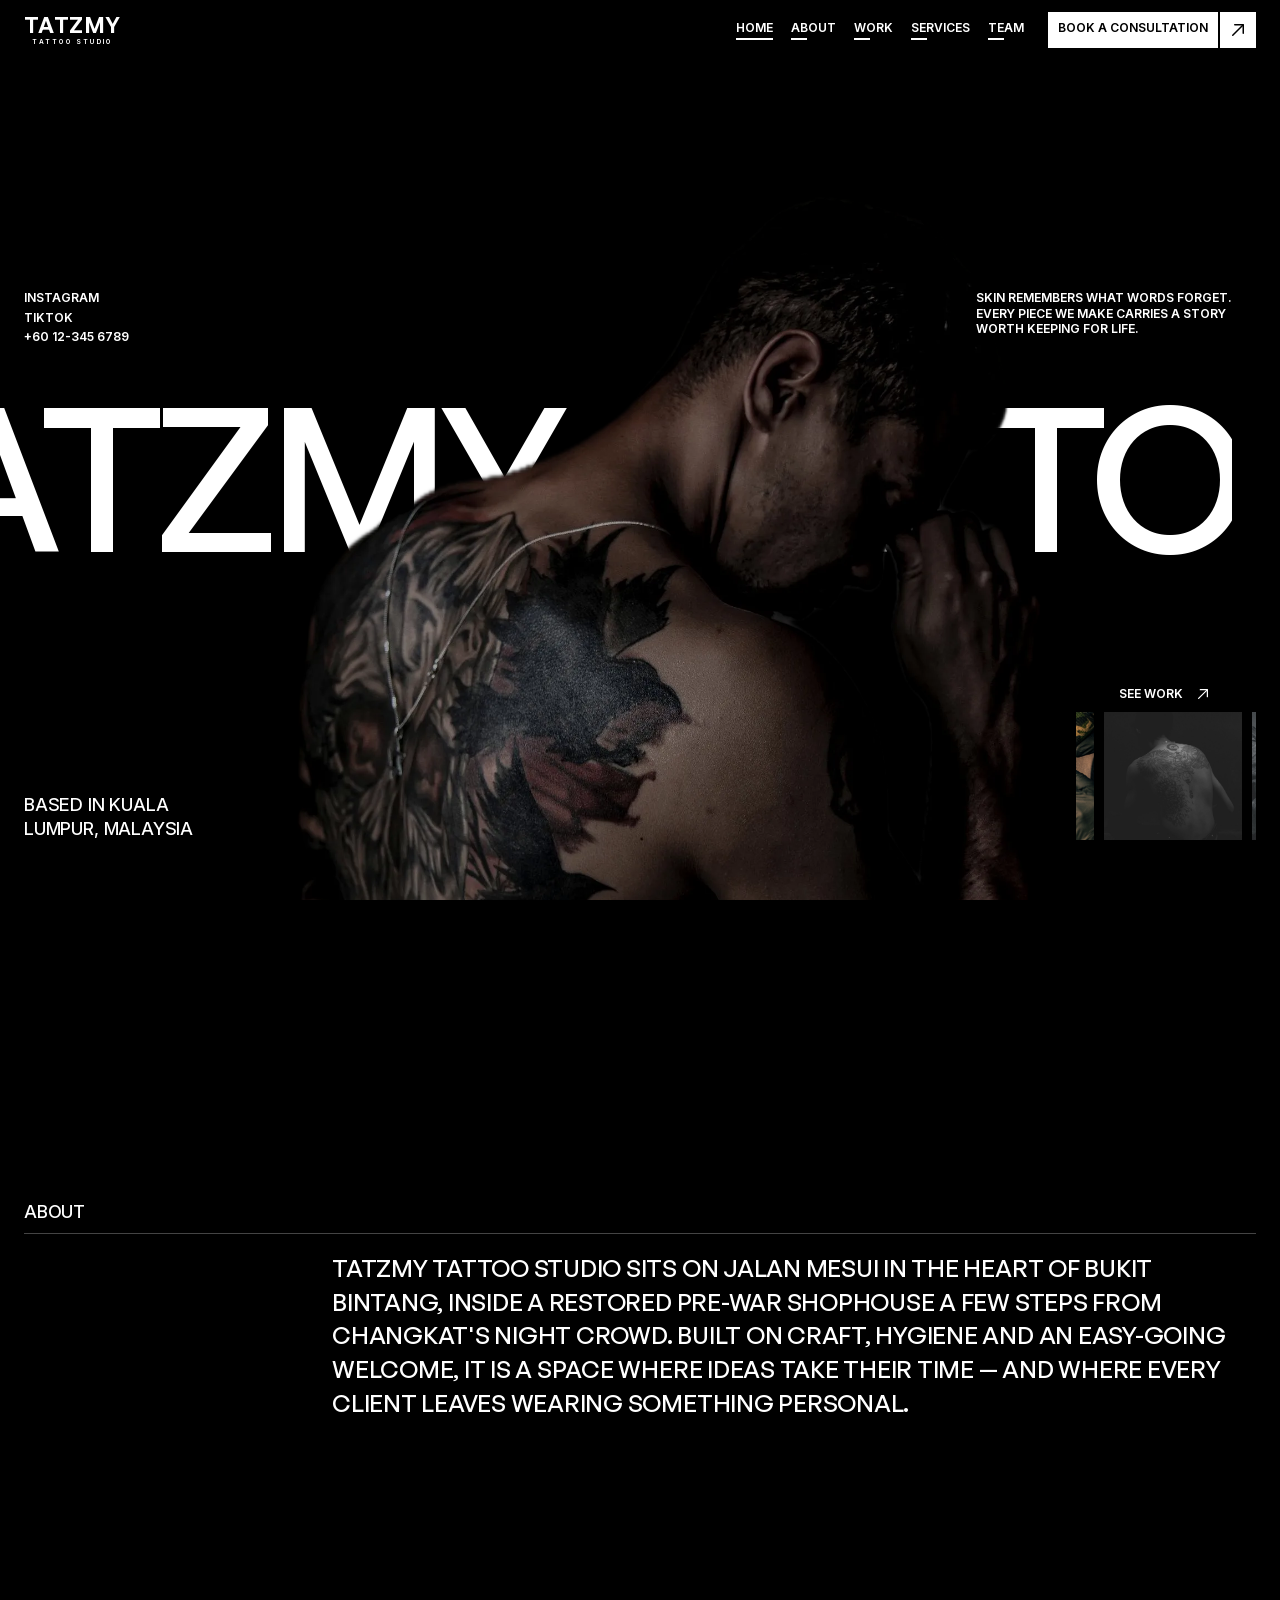
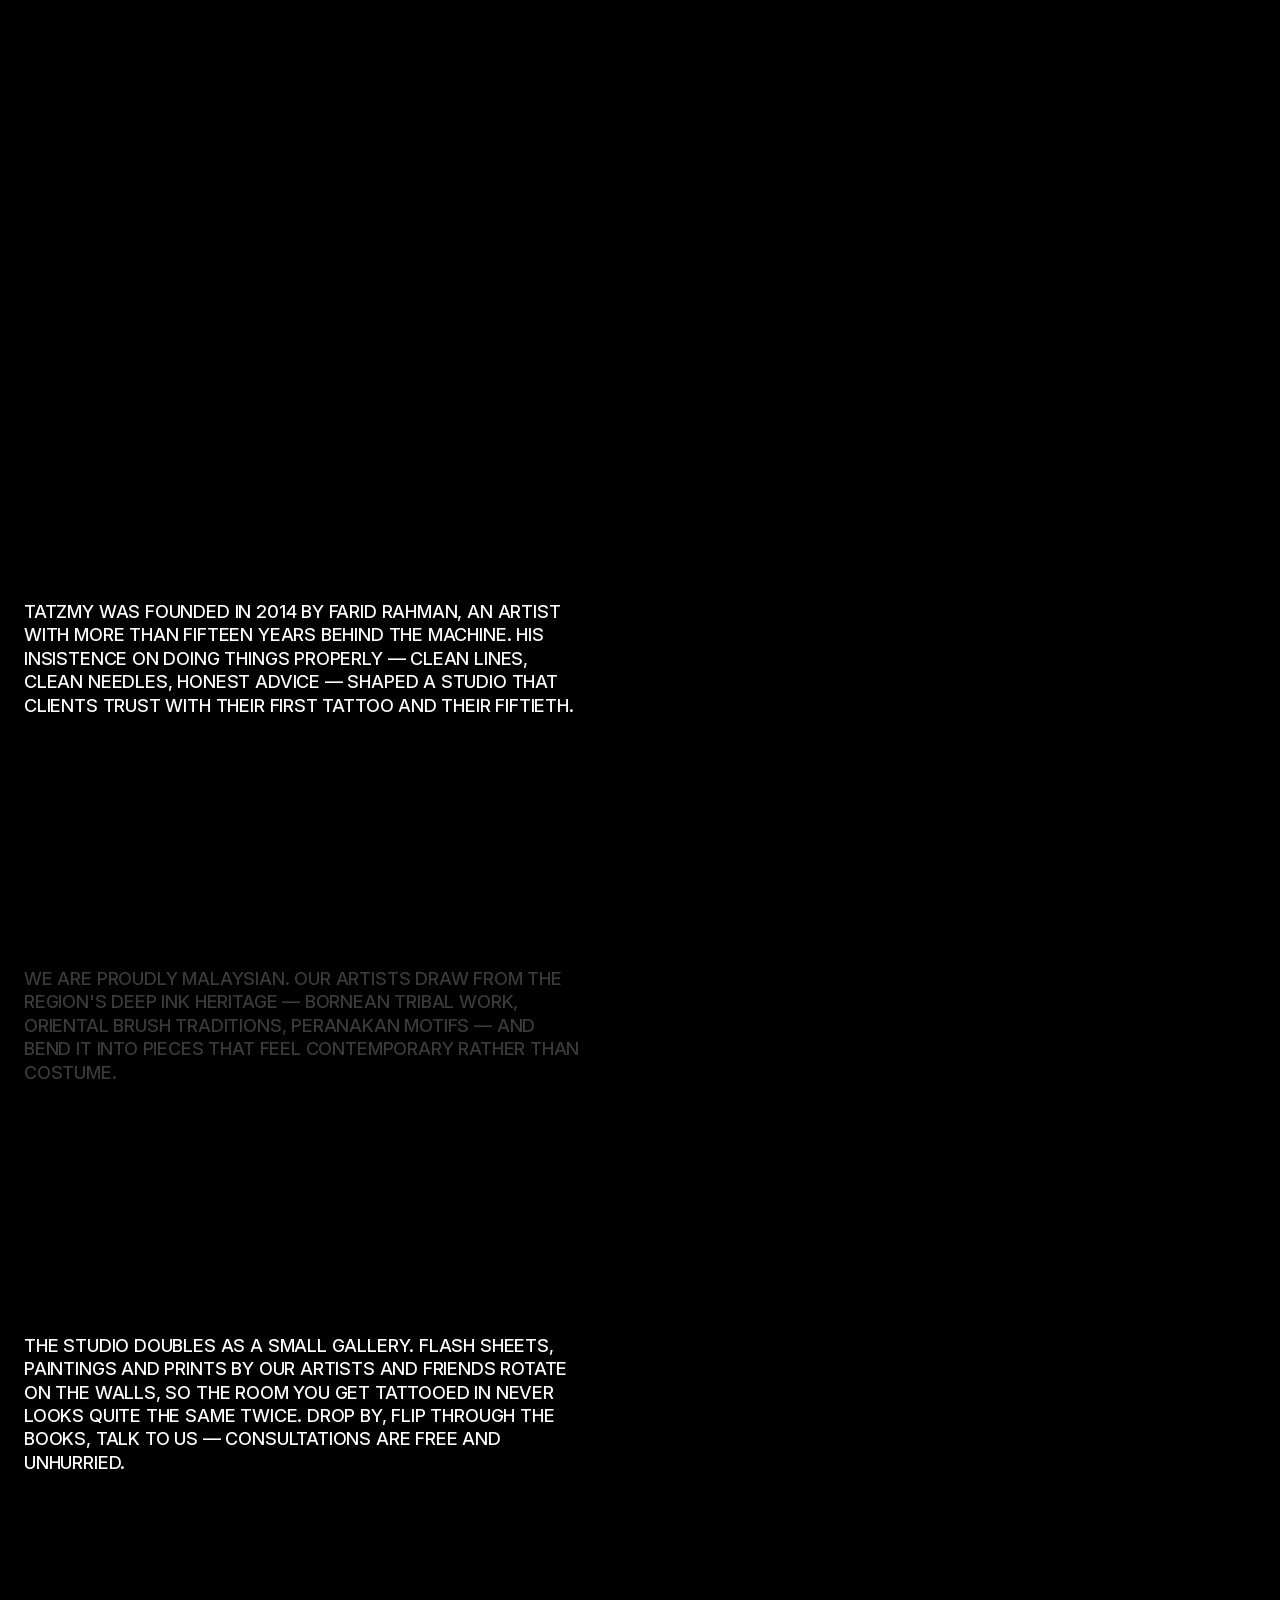
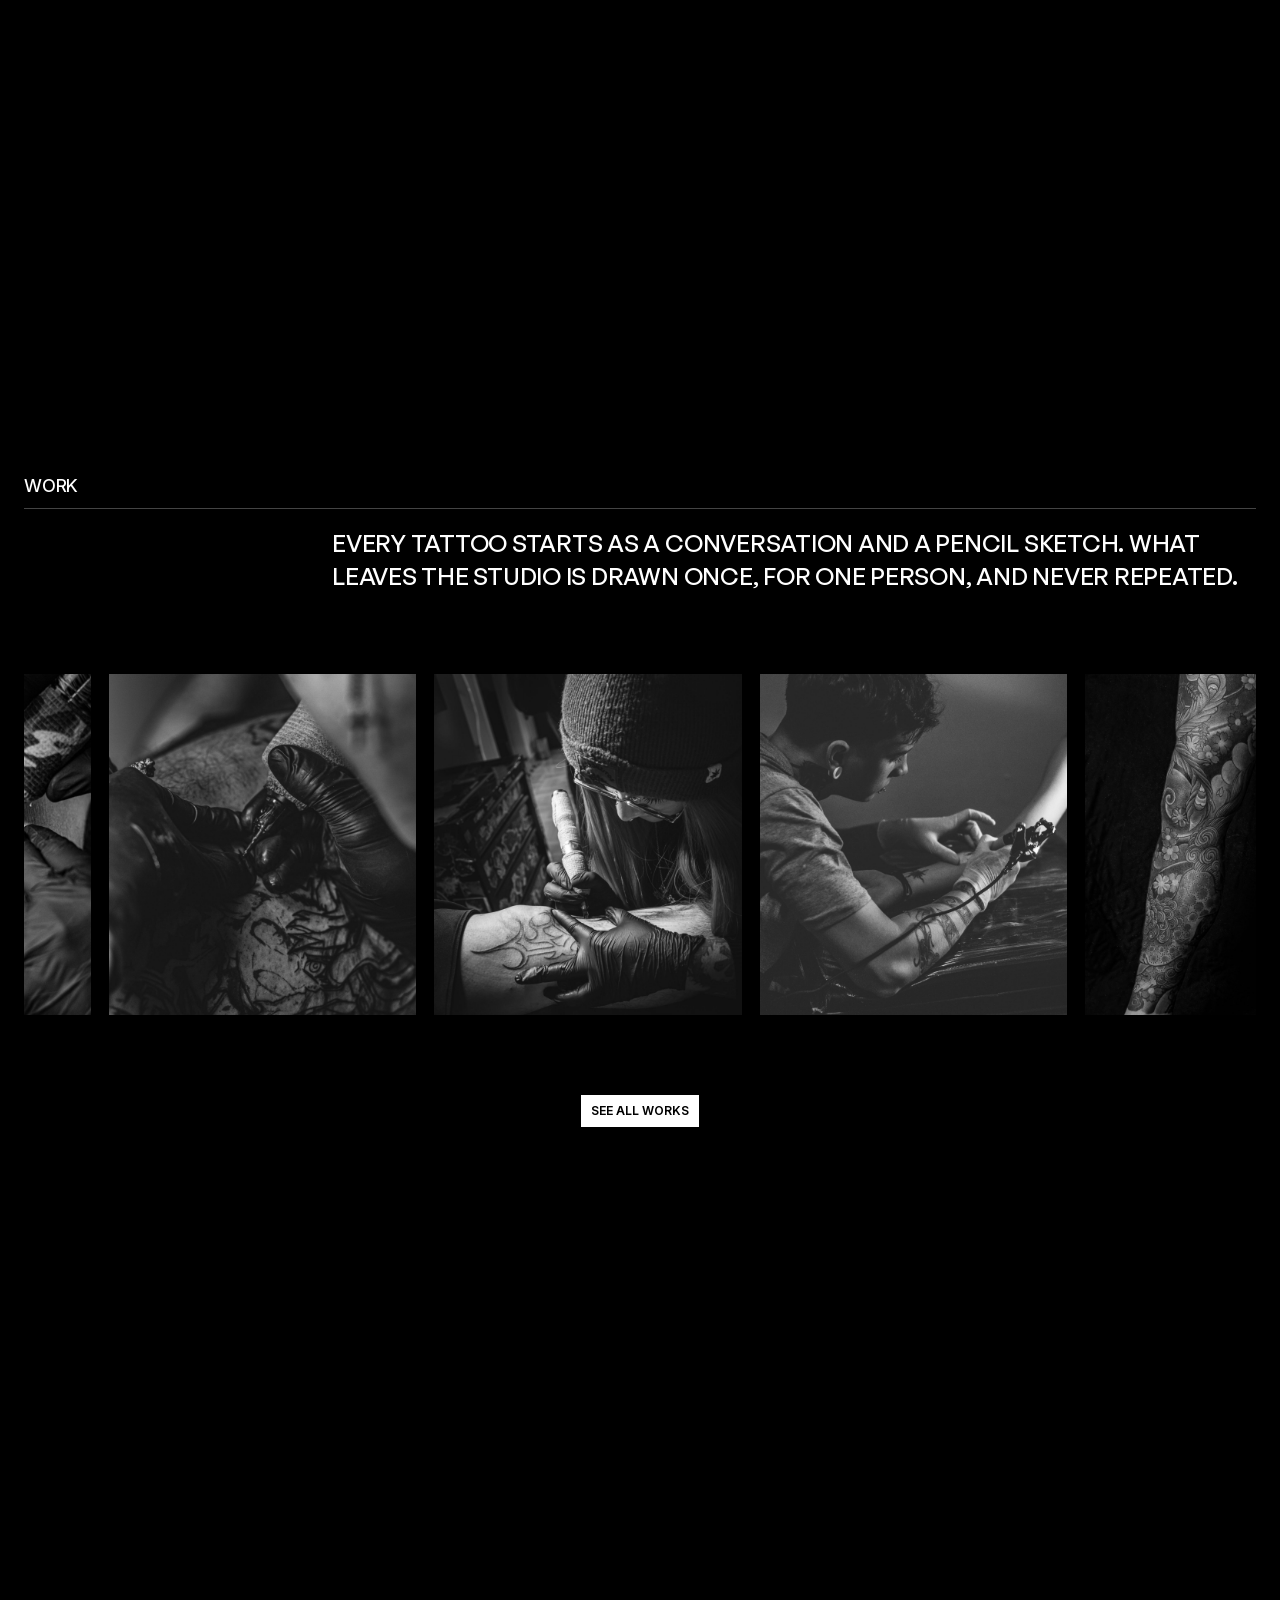
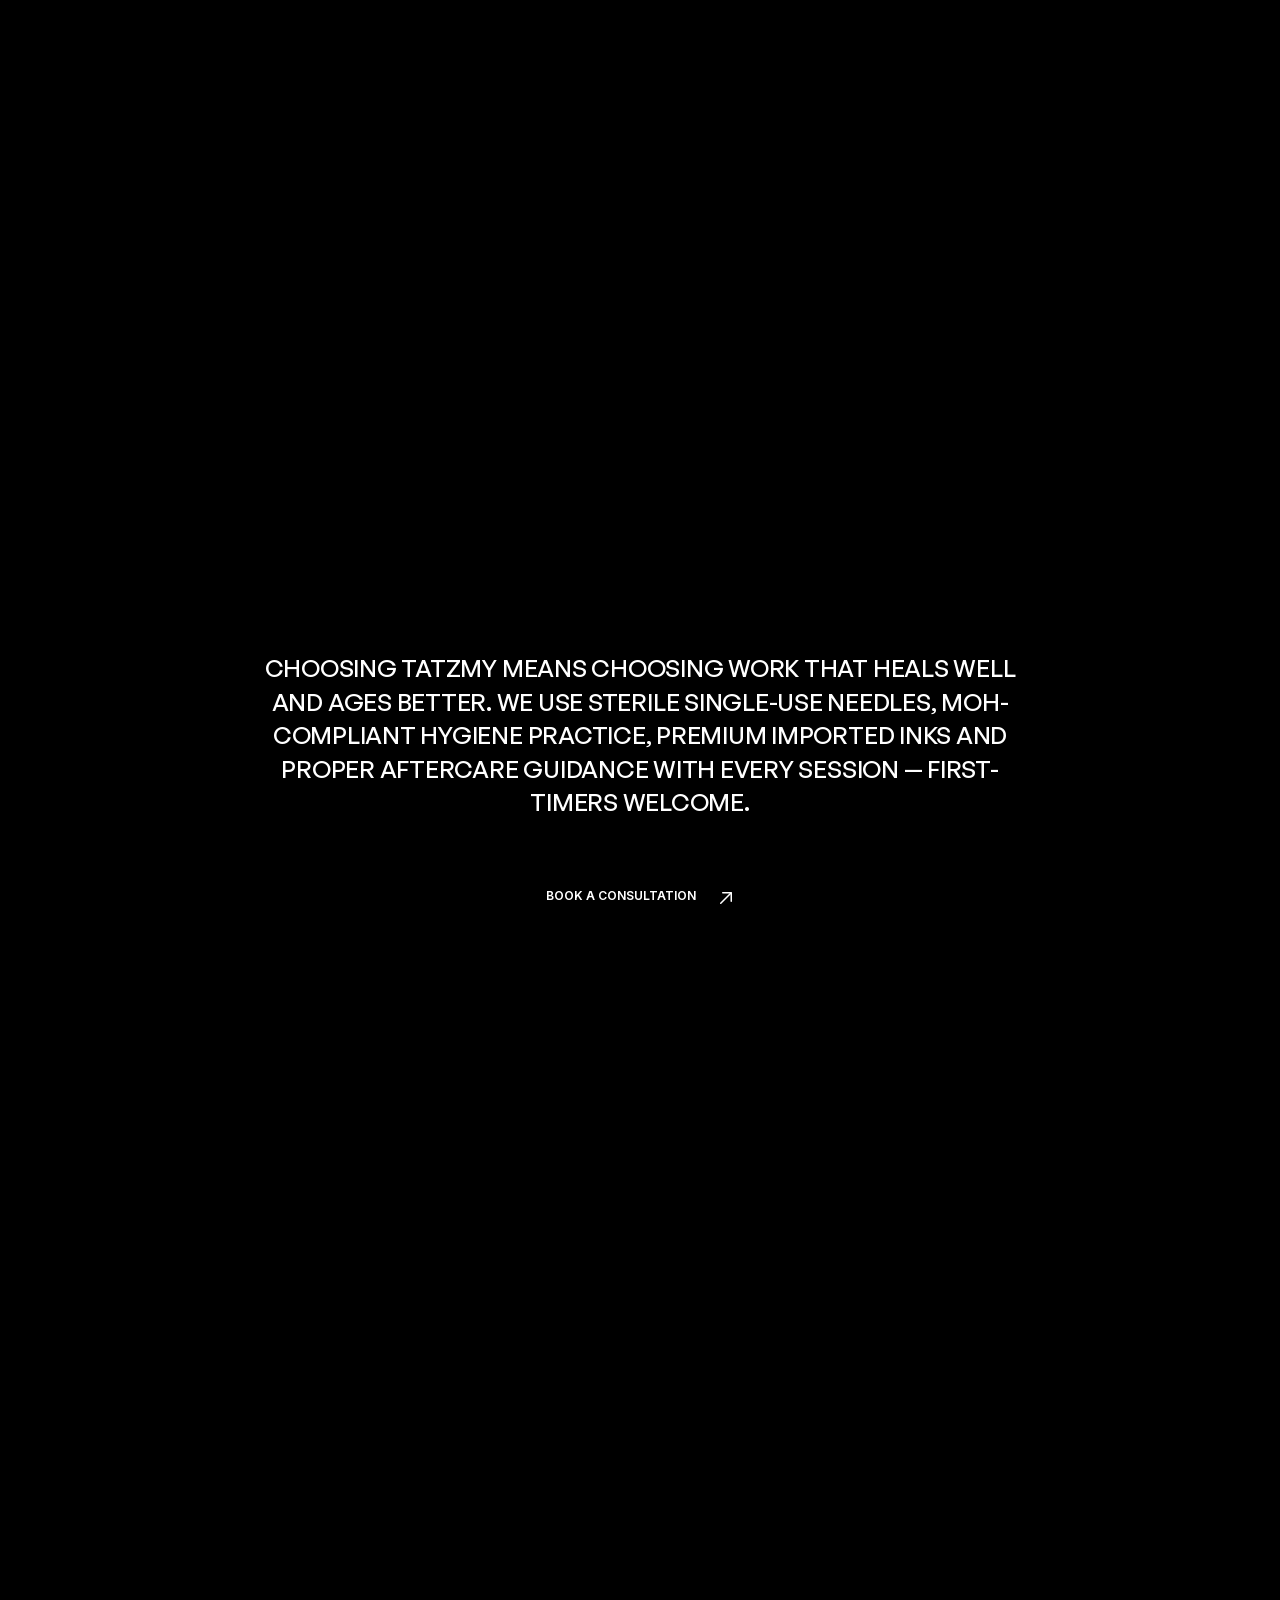
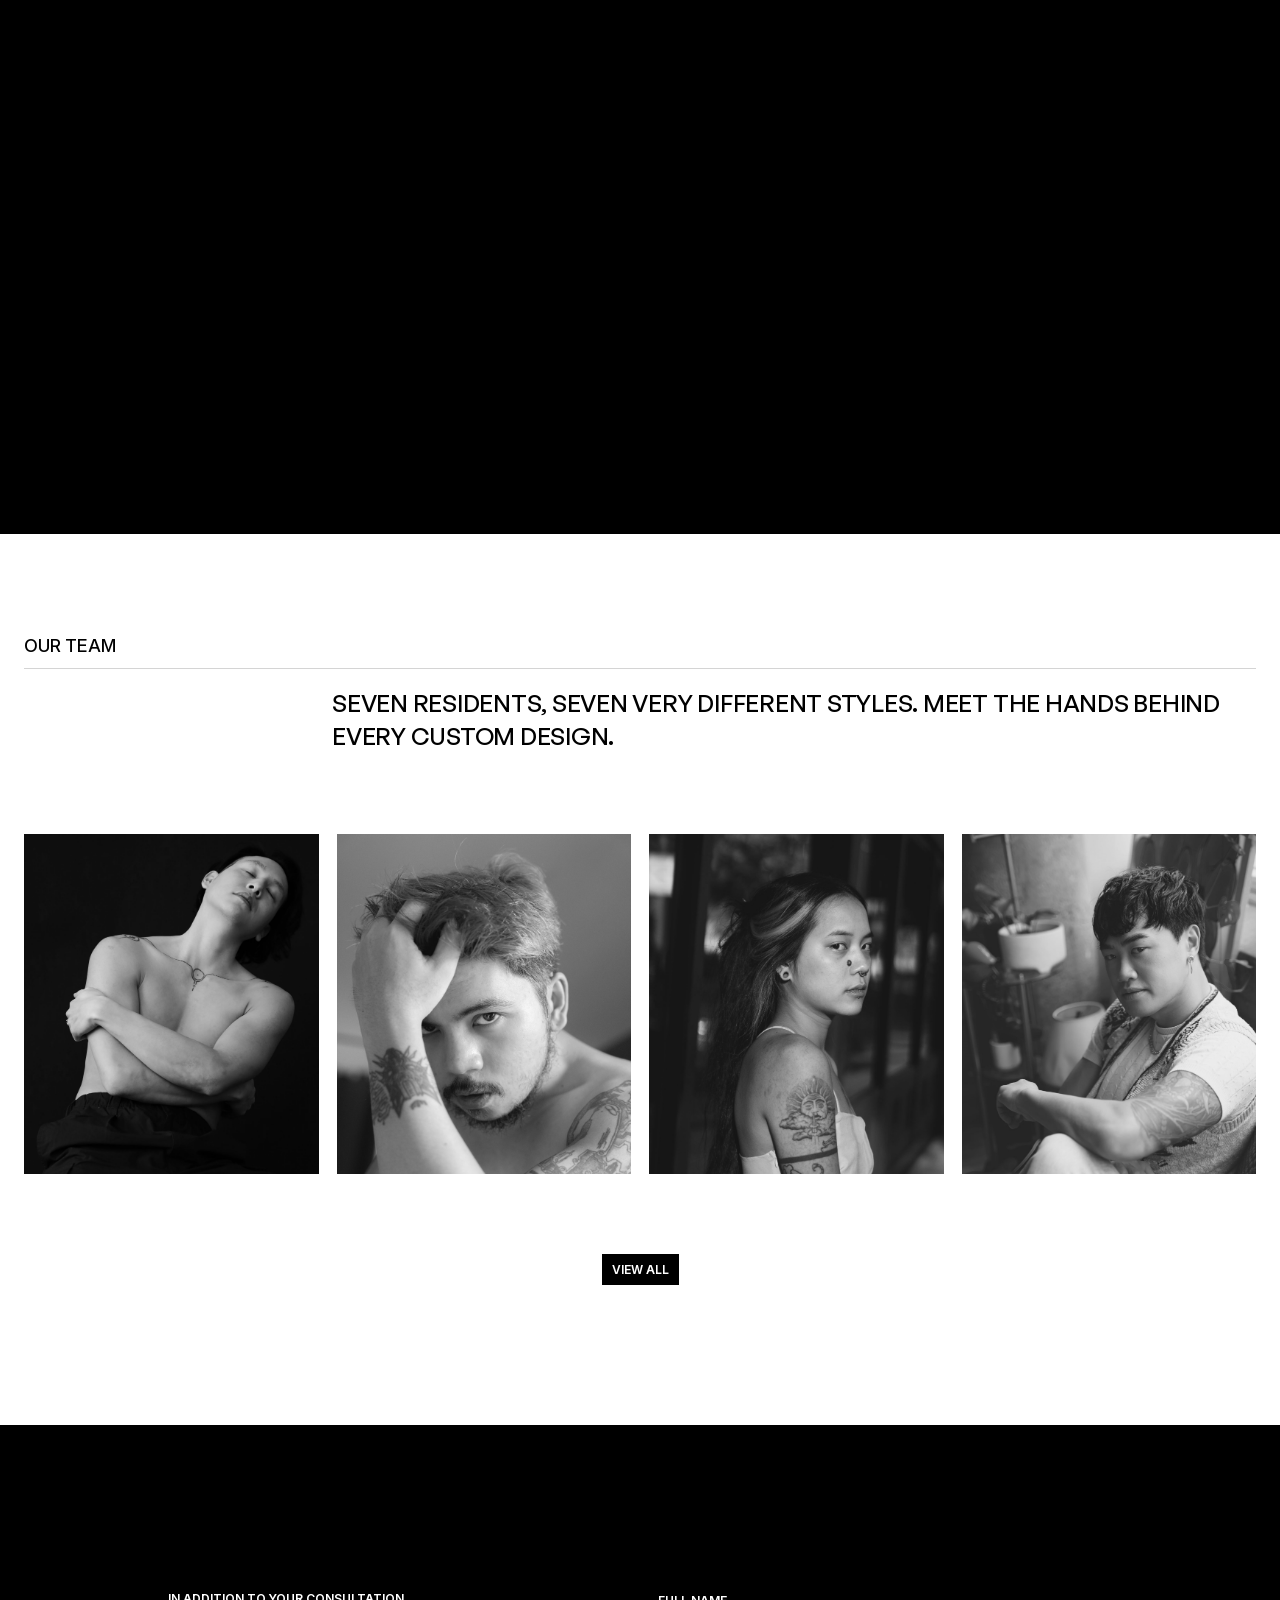
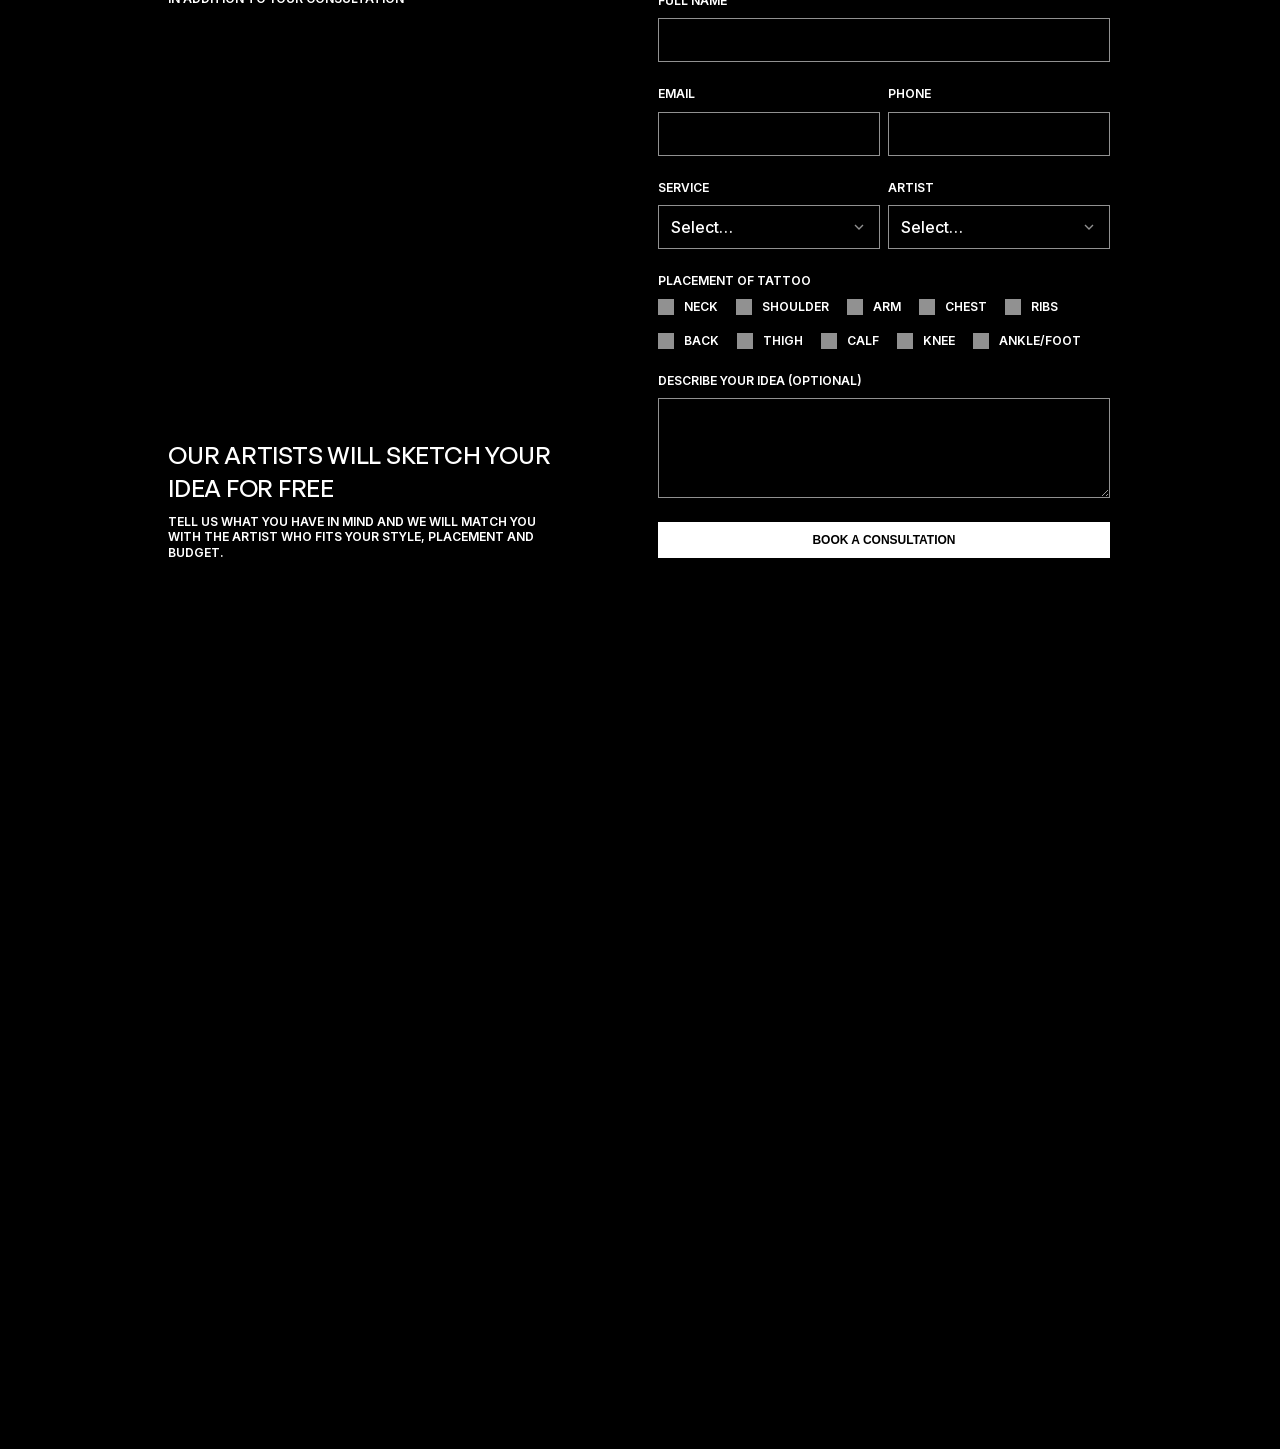
<file: index.html>
<!DOCTYPE html>
<html lang="en">
<head>
<meta charset="UTF-8">
<meta name="viewport" content="width=device-width, initial-scale=1">
<title>TatzMy Tattoo Studio — Custom Tattoos in Kuala Lumpur</title>
<meta name="description" content="TatzMy is a custom tattoo studio in Bukit Bintang, Kuala Lumpur. Bornean tribal, oriental, fine line, realism and blackwork by Malaysia's finest artists.">
<link rel="icon" href="data:image/svg+xml,<svg xmlns='http://www.w3.org/2000/svg' viewBox='0 0 32 32'><rect width='32' height='32' fill='black'/><text x='16' y='22' font-family='Arial' font-size='14' font-weight='bold' fill='white' text-anchor='middle'>TZ</text></svg>">
<link rel="stylesheet" href="assets/css/style.css">
</head>
<body>

<header class="site-header">
  <div class="bar"><div class="container">
    <a href="index.html" class="logo " aria-label="TatzMy home"><span class="word">Tatzmy</span><span class="sub">Tattoo Studio</span></a>
    <div class="header-right">
      <nav class="nav-links" aria-label="Main"><a href="index.html" class="nav-link" aria-current="page"><p class="t-label">Home</p><span class="dash"></span></a><a href="index.html#about-section" class="nav-link"><p class="t-label">About</p><span class="dash"></span></a><a href="work.html" class="nav-link"><p class="t-label">Work</p><span class="dash"></span></a><a href="index.html#services-section" class="nav-link"><p class="t-label">Services</p><span class="dash"></span></a><a href="team.html" class="nav-link"><p class="t-label">Team</p><span class="dash"></span></a></nav>
      <a href="index.html#book-consultation" class="btn-pill t-label"><span class="txt">Book a consultation</span><span class="ico"><svg viewBox="0 0 24 24" fill="none" stroke="currentColor" stroke-width="1.5" stroke-linecap="round" stroke-linejoin="round" class="a1"><path d="M17.25 15.25 L17.25 6.75 L8.75 6.75"/><path d="M17 7 L6.75 17.25"/></svg><svg viewBox="0 0 24 24" fill="none" stroke="currentColor" stroke-width="1.5" stroke-linecap="round" stroke-linejoin="round" class="a2"><path d="M17.25 15.25 L17.25 6.75 L8.75 6.75"/><path d="M17 7 L6.75 17.25"/></svg></span></a>
    </div>
    <button class="burger" aria-label="Menu"><span class="l1"></span><span class="l2"></span><span class="l3"></span></button>
  </div></div>
</header>
<div class="mobile-menu">
  <div>
    <div class="group"><p class="t-meta">Menu</p><a class="big" href="index.html">Home</a><a class="big" href="index.html#about-section">About</a><a class="big" href="work.html">Work</a><a class="big" href="index.html#services-section">Services</a><a class="big" href="team.html">Team</a></div>
    <div class="group"><p class="t-meta">Social</p>
      <a class="big" href="https://instagram.com/tatzmy" target="_blank" rel="noopener">Instagram</a>
      <a class="big" href="https://tiktok.com/@tatzmy" target="_blank" rel="noopener">TikTok</a>
      <a class="big" href="https://facebook.com/tatzmy" target="_blank" rel="noopener">Facebook</a>
    </div>
  </div>
  <a href="index.html#book-consultation" class="btn-pill t-label"><span class="txt">Book a consultation</span><span class="ico"><svg viewBox="0 0 24 24" fill="none" stroke="currentColor" stroke-width="1.5" stroke-linecap="round" stroke-linejoin="round" class="a1"><path d="M17.25 15.25 L17.25 6.75 L8.75 6.75"/><path d="M17 7 L6.75 17.25"/></svg><svg viewBox="0 0 24 24" fill="none" stroke="currentColor" stroke-width="1.5" stroke-linecap="round" stroke-linejoin="round" class="a2"><path d="M17.25 15.25 L17.25 6.75 L8.75 6.75"/><path d="M17 7 L6.75 17.25"/></svg></span></a>
</div>
<div class="page">

<div class="intro" aria-hidden="true">
  <div class="curtain"></div>
  <div class="logo-window"><div class="logo-slide">
    <span class="logo"><span class="word">Tatzmy</span><span class="sub">Tattoo Studio</span></span>
  </div></div>
</div>

<header class="hero">
  <div class="container">
    <div class="top-block">
      <div class="top-row">
        <div class="socials">
          <a class="t-label underline-link" href="https://instagram.com/tatzmy" target="_blank" rel="noopener">Instagram</a>
          <a class="t-label underline-link" href="https://tiktok.com/@tatzmy" target="_blank" rel="noopener">TikTok</a>
          <a class="t-label underline-link" href="tel:+60123456789">+60 12-345 6789</a>
        </div>
        <p class="quote t-label">Skin remembers what words forget. Every piece we make carries a story worth keeping for life.</p>
      </div>
      <div class="hero-title ticker" data-marquee data-speed="60">
        <div class="track"><h1 class="t-display">Tatzmy&ensp;tattoo&ensp;studio&ensp;&ensp;</h1></div>
      </div>
    </div>
    <div class="hero-photo"><img src="assets/img/hero-cutout.webp" alt="Full back-piece tattoo by TatzMy Tattoo Studio"></div>
    <div class="bottom-row">
      <p class="based t-body">Based in Kuala Lumpur, Malaysia</p>
      <div class="see-work">
        <a href="work.html" class="lbl t-label">See work <svg viewBox="0 0 24 24" fill="none" stroke="currentColor" stroke-width="1.5" stroke-linecap="round" stroke-linejoin="round" class=""><path d="M17.25 15.25 L17.25 6.75 L8.75 6.75"/><path d="M17 7 L6.75 17.25"/></svg></a>
        <div class="mini-marquee ticker" data-marquee data-speed="40">
          <div class="track"><img src="assets/img/work-01.jpg" alt="Tattoo work by TatzMy artists"><img src="assets/img/work-23.jpg" alt="Tattoo work by TatzMy artists"><img src="assets/img/work-11.jpg" alt="Tattoo work by TatzMy artists"><img src="assets/img/work-22.jpg" alt="Tattoo work by TatzMy artists"></div>
        </div>
      </div>
    </div>
  </div>
</header>

<section class="section about-lead" id="about-section">
  <div class="inner">
    <div class="sec-head appear"><div class="lbl-row"><h2 class="t-body">About</h2></div><div class="sub-row"><p class="t-sub sub">TatzMy Tattoo Studio sits on Jalan Mesui in the heart of Bukit Bintang, inside a restored pre-war shophouse a few steps from Changkat's night crowd. Built on craft, hygiene and an easy-going welcome, it is a space where ideas take their time — and where every client leaves wearing something personal.</p></div></div>
  </div>
</section>

<section class="section about-2">
  <div class="inner">
    <div class="text-col"><p class="t-body">TatzMy was founded in 2014 by Farid Rahman, an artist with more than fifteen years behind the machine. His insistence on doing things properly — clean lines, clean needles, honest advice — shaped a studio that clients trust with their first tattoo and their fiftieth.</p><p class="t-body">We are proudly Malaysian. Our artists draw from the region's deep ink heritage — Bornean tribal work, oriental brush traditions, Peranakan motifs — and bend it into pieces that feel contemporary rather than costume.</p><p class="t-body">The studio doubles as a small gallery. Flash sheets, paintings and prints by our artists and friends rotate on the walls, so the room you get tattooed in never looks quite the same twice. Drop by, flip through the books, talk to us — consultations are free and unhurried.</p></div>
    <div class="img-col"><div class="img-sticky"><div class="frame"><img src="assets/img/studio-neon.jpg" alt="Inside TatzMy studio" loading="lazy"><img src="assets/img/studio-session.jpg" alt="Inside TatzMy studio" loading="lazy"><img src="assets/img/studio-wide.jpg" alt="Inside TatzMy studio" loading="lazy"></div></div></div>
  </div>
</section>

<section class="section work-strip">
  <div class="inner">
    <div class="sec-head appear"><div class="lbl-row"><h2 class="t-body">Work</h2></div><div class="sub-row"><p class="t-sub sub">Every tattoo starts as a conversation and a pencil sketch. What leaves the studio is drawn once, for one person, and never repeated.</p></div></div>
  </div>
  <div class="strip-ticker ticker" data-marquee data-speed="80" data-pause>
    <div class="track"><figure><img src="assets/img/work-01.jpg" alt="Custom tattoo by TatzMy" loading="lazy"></figure><figure><img src="assets/img/work-02.jpg" alt="Custom tattoo by TatzMy" loading="lazy"></figure><figure><img src="assets/img/work-03.jpg" alt="Custom tattoo by TatzMy" loading="lazy"></figure><figure><img src="assets/img/work-11.jpg" alt="Custom tattoo by TatzMy" loading="lazy"></figure><figure><img src="assets/img/work-22.jpg" alt="Custom tattoo by TatzMy" loading="lazy"></figure><figure><img src="assets/img/work-05.jpg" alt="Custom tattoo by TatzMy" loading="lazy"></figure><figure><img src="assets/img/work-12.jpg" alt="Custom tattoo by TatzMy" loading="lazy"></figure><figure><img src="assets/img/work-08.jpg" alt="Custom tattoo by TatzMy" loading="lazy"></figure><figure><img src="assets/img/work-25.jpg" alt="Custom tattoo by TatzMy" loading="lazy"></figure><figure><img src="assets/img/work-20.jpg" alt="Custom tattoo by TatzMy" loading="lazy"></figure></div>
  </div>
  <div class="center-cta appear"><a href="work.html" class="btn-pill t-label"><span class="txt">See all works</span></a></div>
</section>

<section class="section" id="services-section">
  <div class="inner">
    <div class="sec-head appear"><div class="lbl-row"><h2 class="t-body">Services</h2></div><div class="sub-row"><p class="t-sub sub">From first consultation to final touch-up, every piece is designed around your idea, your body and your budget.</p></div></div>
    <div class="services-stack appear"><div class="service-row"><span class="name">Bornean Tribal</span><img class="hover-img" src="assets/img/work-01.jpg" alt="" loading="lazy"></div><div class="service-row"><span class="name">Oriental</span><img class="hover-img" src="assets/img/work-23.jpg" alt="" loading="lazy"></div><div class="service-row"><span class="name">Fine Line</span><img class="hover-img" src="assets/img/work-07.jpg" alt="" loading="lazy"></div><div class="service-row"><span class="name">Realism</span><img class="hover-img" src="assets/img/work-04.jpg" alt="" loading="lazy"></div><div class="service-row"><span class="name">Geometric</span><img class="hover-img" src="assets/img/work-09.jpg" alt="" loading="lazy"></div><div class="service-row"><span class="name">Blackwork</span><img class="hover-img" src="assets/img/work-14.jpg" alt="" loading="lazy"></div><div class="service-row"><span class="name">Neotraditional</span><img class="hover-img" src="assets/img/work-22.jpg" alt="" loading="lazy"></div></div>
  </div>
</section>

<section class="cta-scroll">
  <div class="pin">
    <div class="whiteframe"></div>
    <div class="frame">
      <p class="t-sub">Choosing TatzMy means choosing work that heals well and ages better. We use sterile single-use needles, MOH-compliant hygiene practice, premium imported inks and proper aftercare guidance with every session — first-timers welcome.</p>
      <a href="index.html#book-consultation" class="btn-pill t-label"><span class="txt">Book a consultation</span><span class="ico"><svg viewBox="0 0 24 24" fill="none" stroke="currentColor" stroke-width="1.5" stroke-linecap="round" stroke-linejoin="round" class="a1"><path d="M17.25 15.25 L17.25 6.75 L8.75 6.75"/><path d="M17 7 L6.75 17.25"/></svg><svg viewBox="0 0 24 24" fill="none" stroke="currentColor" stroke-width="1.5" stroke-linecap="round" stroke-linejoin="round" class="a2"><path d="M17.25 15.25 L17.25 6.75 L8.75 6.75"/><path d="M17 7 L6.75 17.25"/></svg></span></a>
    </div>
  </div>
  <div class="cta-trigger"></div>
</section>

<section class="section sec-white" style="padding-bottom:140px">
  <div class="inner">
    <div class="sec-head appear"><div class="lbl-row"><h2 class="t-body">Our team</h2></div><div class="sub-row"><p class="t-sub sub">Seven residents, seven very different styles. Meet the hands behind every custom design.</p></div></div>
    <div class="team-home-grid appear"><a href="team/farid/index.html" class="team-card ">
  <span class="ph"><img src="assets/img/portrait-farid.jpg" alt="Farid — tattoo artist at TatzMy" style="object-position:50% 30%" loading="lazy"></span>
  <span class="nm"><p class="t-label">Farid</p><svg viewBox="0 0 24 24" fill="none" stroke="currentColor" stroke-width="1.5" stroke-linecap="round" stroke-linejoin="round" class=""><path d="M17.25 15.25 L17.25 6.75 L8.75 6.75"/><path d="M17 7 L6.75 17.25"/></svg></span>
</a><a href="team/junhao/index.html" class="team-card ">
  <span class="ph"><img src="assets/img/portrait-junhao.jpg" alt="Jun Hao — tattoo artist at TatzMy" style="object-position:50% 28%" loading="lazy"></span>
  <span class="nm"><p class="t-label">Jun Hao</p><svg viewBox="0 0 24 24" fill="none" stroke="currentColor" stroke-width="1.5" stroke-linecap="round" stroke-linejoin="round" class=""><path d="M17.25 15.25 L17.25 6.75 L8.75 6.75"/><path d="M17 7 L6.75 17.25"/></svg></span>
</a><a href="team/aisyah/index.html" class="team-card ">
  <span class="ph"><img src="assets/img/portrait-aisyah.jpg" alt="Aisyah — tattoo artist at TatzMy" style="object-position:50% 25%" loading="lazy"></span>
  <span class="nm"><p class="t-label">Aisyah</p><svg viewBox="0 0 24 24" fill="none" stroke="currentColor" stroke-width="1.5" stroke-linecap="round" stroke-linejoin="round" class=""><path d="M17.25 15.25 L17.25 6.75 L8.75 6.75"/><path d="M17 7 L6.75 17.25"/></svg></span>
</a><a href="team/weiming/index.html" class="team-card ">
  <span class="ph"><img src="assets/img/portrait-weiming.jpg" alt="Wei Ming — tattoo artist at TatzMy" style="object-position:50% 30%" loading="lazy"></span>
  <span class="nm"><p class="t-label">Wei Ming</p><svg viewBox="0 0 24 24" fill="none" stroke="currentColor" stroke-width="1.5" stroke-linecap="round" stroke-linejoin="round" class=""><path d="M17.25 15.25 L17.25 6.75 L8.75 6.75"/><path d="M17 7 L6.75 17.25"/></svg></span>
</a></div>
    <div class="center-cta appear"><a href="team.html" class="btn-pill t-label"><span class="txt">View all</span></a></div>
  </div>
</section>


<section class="section booking" id="book-consultation">
  <div class="bgvid"><video autoplay muted loop playsinline src="assets/video/booking.mp4"></video></div>
  <div class="panel">
    <div class="content">
      <video autoplay muted loop playsinline src="assets/video/booking.mp4"></video>
      <div class="txt">
        <p class="t-label">In addition to your consultation</p>
        <div class="bottom">
          <p class="t-sub">Our artists will sketch your idea for free</p>
          <p class="t-label">Tell us what you have in mind and we will match you with the artist who fits your style, placement and budget.</p>
        </div>
      </div>
    </div>
    <form novalidate>
      <div class="fld"><label class="t-label" for="f-name">Full name</label>
        <input id="f-name" type="text" name="name" required></div>
      <div class="row2">
        <div class="fld"><label class="t-label" for="f-email">Email</label>
          <input id="f-email" type="email" name="email" required></div>
        <div class="fld"><label class="t-label" for="f-phone">Phone</label>
          <input id="f-phone" type="tel" name="phone" required></div>
      </div>
      <div class="row2">
        <div class="fld"><label class="t-label" for="f-service">Service</label>
          <select id="f-service" name="service" required>
            <option value="" disabled selected>Select…</option><option>Bornean Tribal</option><option>Oriental</option><option>Fine Line</option><option>Realism</option><option>Geometric</option><option>Blackwork</option><option>Neotraditional</option>
          </select></div>
        <div class="fld"><label class="t-label" for="f-artist">Artist</label>
          <select id="f-artist" name="artist">
            <option value="" disabled selected>Select…</option><option>Farid</option><option>Jun Hao</option><option>Aisyah</option><option>Wei Ming</option><option>Danial</option><option>Mei Lin</option><option>Arjun</option>
          </select></div>
      </div>
      <div class="fld"><span class="t-label">Placement of tattoo</span>
        <div class="chips"><label class="t-label"><input type="checkbox" name="placement" value="Neck">Neck</label><label class="t-label"><input type="checkbox" name="placement" value="Shoulder">Shoulder</label><label class="t-label"><input type="checkbox" name="placement" value="Arm">Arm</label><label class="t-label"><input type="checkbox" name="placement" value="Chest">Chest</label><label class="t-label"><input type="checkbox" name="placement" value="Ribs">Ribs</label><label class="t-label"><input type="checkbox" name="placement" value="Back">Back</label><label class="t-label"><input type="checkbox" name="placement" value="Thigh">Thigh</label><label class="t-label"><input type="checkbox" name="placement" value="Calf">Calf</label><label class="t-label"><input type="checkbox" name="placement" value="Knee">Knee</label><label class="t-label"><input type="checkbox" name="placement" value="Ankle/Foot">Ankle/Foot</label></div></div>
      <div class="fld"><label class="t-label" for="f-idea">Describe your idea (optional)</label>
        <textarea id="f-idea" name="idea"></textarea></div>
      <div class="hp" aria-hidden="true"><input type="text" name="website" tabindex="-1" autocomplete="off"></div>
      <button type="submit" class="t-label">Book a consultation</button>
    </form>
  </div>
</section>

</div>

<footer class="site-footer">
  <div class="container">
    <div class="footer-cols">
      <div class="footer-col"><p class="t-meta">Navigation</p><div class="links">
        <a href="index.html" class="t-label underline-link">Home</a>
        <a href="index.html#about-section" class="t-label underline-link">About</a>
        <a href="work.html" class="t-label underline-link">Work</a>
        <a href="index.html#services-section" class="t-label underline-link">Services</a>
        <a href="team.html" class="t-label underline-link">Team</a>
        <a href="404.html" class="t-label underline-link">404</a>
      </div></div>
      <div class="footer-col"><p class="t-meta">Social media</p><div class="links">
        <a href="https://instagram.com/tatzmy" class="t-label underline-link" target="_blank" rel="noopener">Instagram</a>
        <a href="https://tiktok.com/@tatzmy" class="t-label underline-link" target="_blank" rel="noopener">TikTok</a>
        <a href="https://facebook.com/tatzmy" class="t-label underline-link" target="_blank" rel="noopener">Facebook</a>
      </div></div>
      <div class="footer-col"><p class="t-meta">Contact</p><div class="links">
        <a href="mailto:hello@tatzmy.my" class="t-label underline-link">hello@tatzmy.my</a>
        <a href="tel:+60123456789" class="t-label underline-link">+60 12-345 6789</a>
        <a href="https://maps.google.com/?q=Jalan+Mesui+Bukit+Bintang+Kuala+Lumpur" class="t-label underline-link" target="_blank" rel="noopener">Find the studio</a>
      </div></div>
      <div class="footer-col"><p class="t-meta">Take a seat</p>
        <a href="index.html#book-consultation" class="btn-pill t-label"><span class="txt">Book a consultation</span><span class="ico"><svg viewBox="0 0 24 24" fill="none" stroke="currentColor" stroke-width="1.5" stroke-linecap="round" stroke-linejoin="round" class="a1"><path d="M17.25 15.25 L17.25 6.75 L8.75 6.75"/><path d="M17 7 L6.75 17.25"/></svg><svg viewBox="0 0 24 24" fill="none" stroke="currentColor" stroke-width="1.5" stroke-linecap="round" stroke-linejoin="round" class="a2"><path d="M17.25 15.25 L17.25 6.75 L8.75 6.75"/><path d="M17 7 L6.75 17.25"/></svg></span></a>
      </div>
    </div>
    <div class="footer-logo-ticker ticker" data-marquee data-speed="70">
      <div class="track"><h1 class="t-display">Tatzmy&ensp;tattoo&ensp;studio&ensp;—&ensp;</h1></div>
    </div>
    <div class="footer-meta">
      <div class="col"><p class="t-meta">Tatzmy 2026&copy;</p><p class="t-meta">All rights reserved</p></div>
      <div class="col"><p class="t-meta">Custom tattoos&nbsp;&middot;&nbsp;Walk-ins by luck, bookings by design</p></div>
      <p class="t-meta addr">12-2, Jalan Mesui,<br>Bukit Bintang,<br>50200 Kuala Lumpur</p>
    </div>
  </div>
</footer>
<script src="assets/js/main.js"></script>
</body>
</html>
</file>
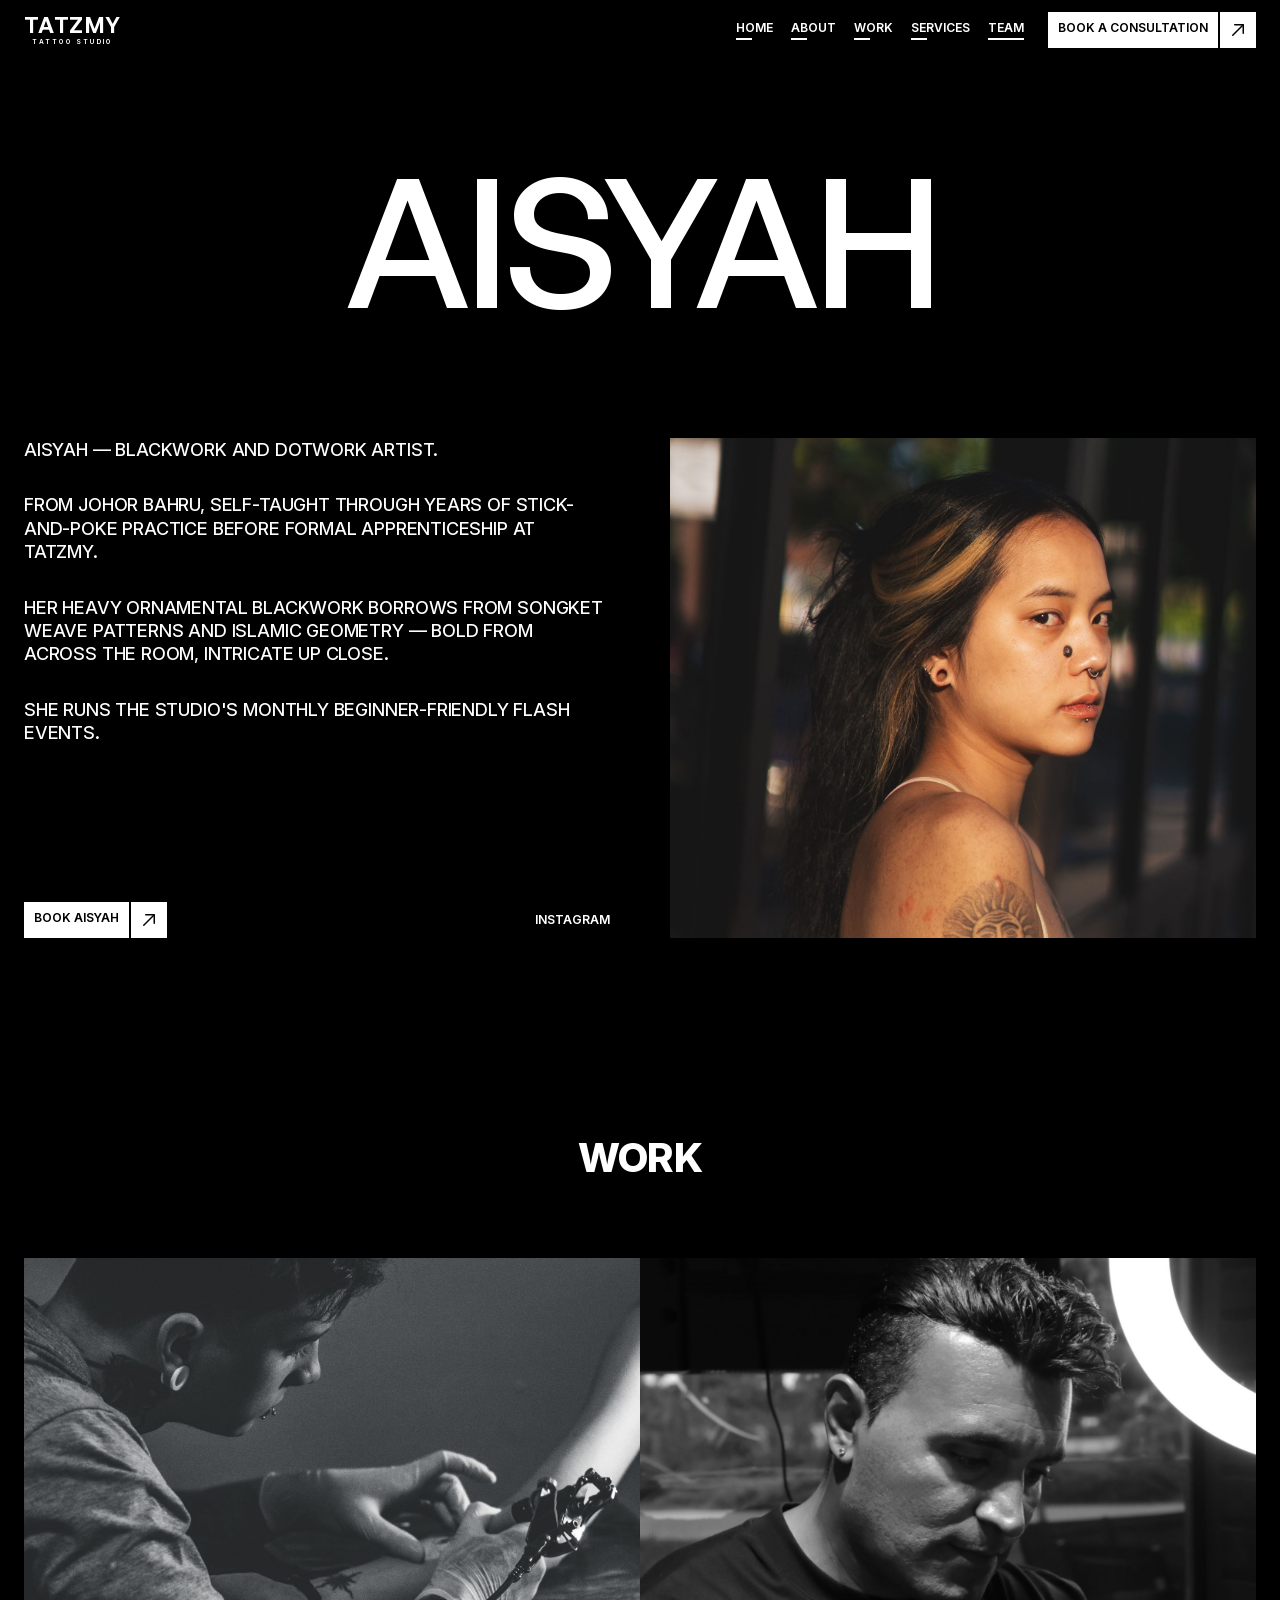
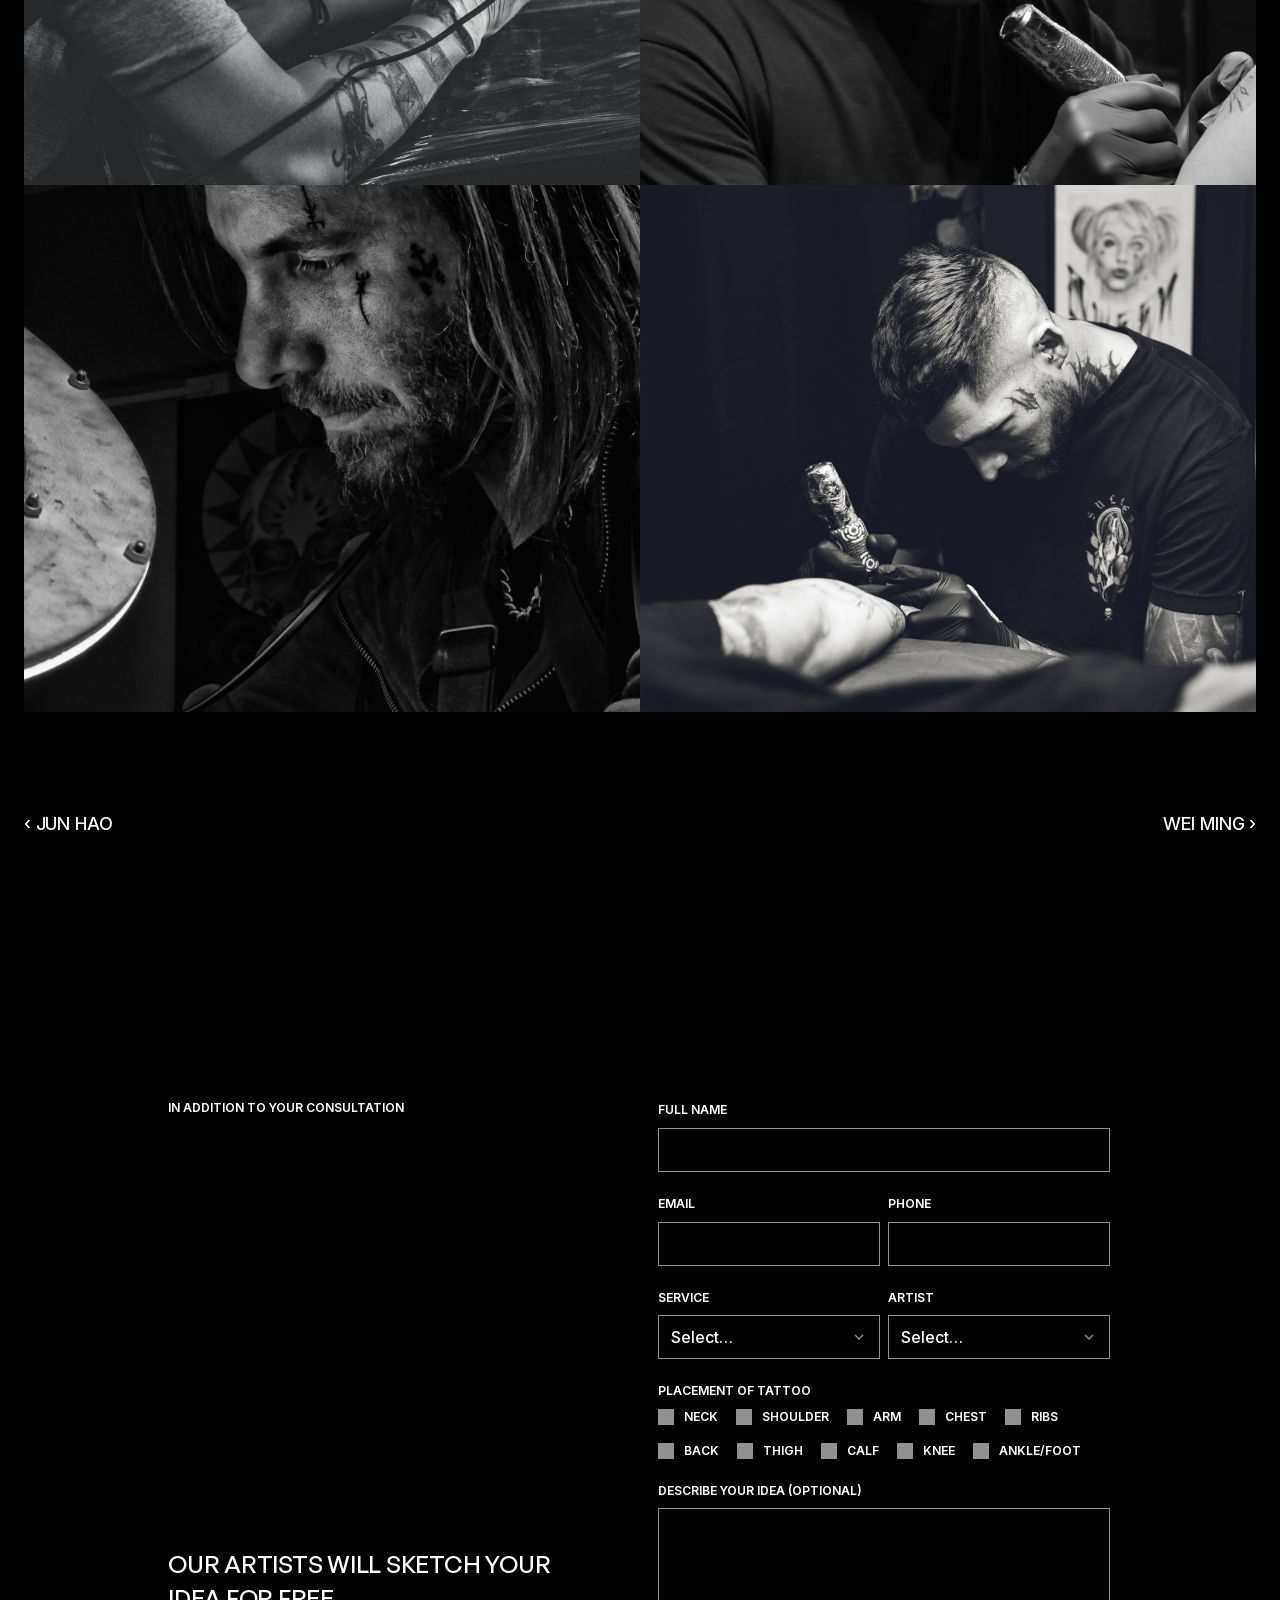
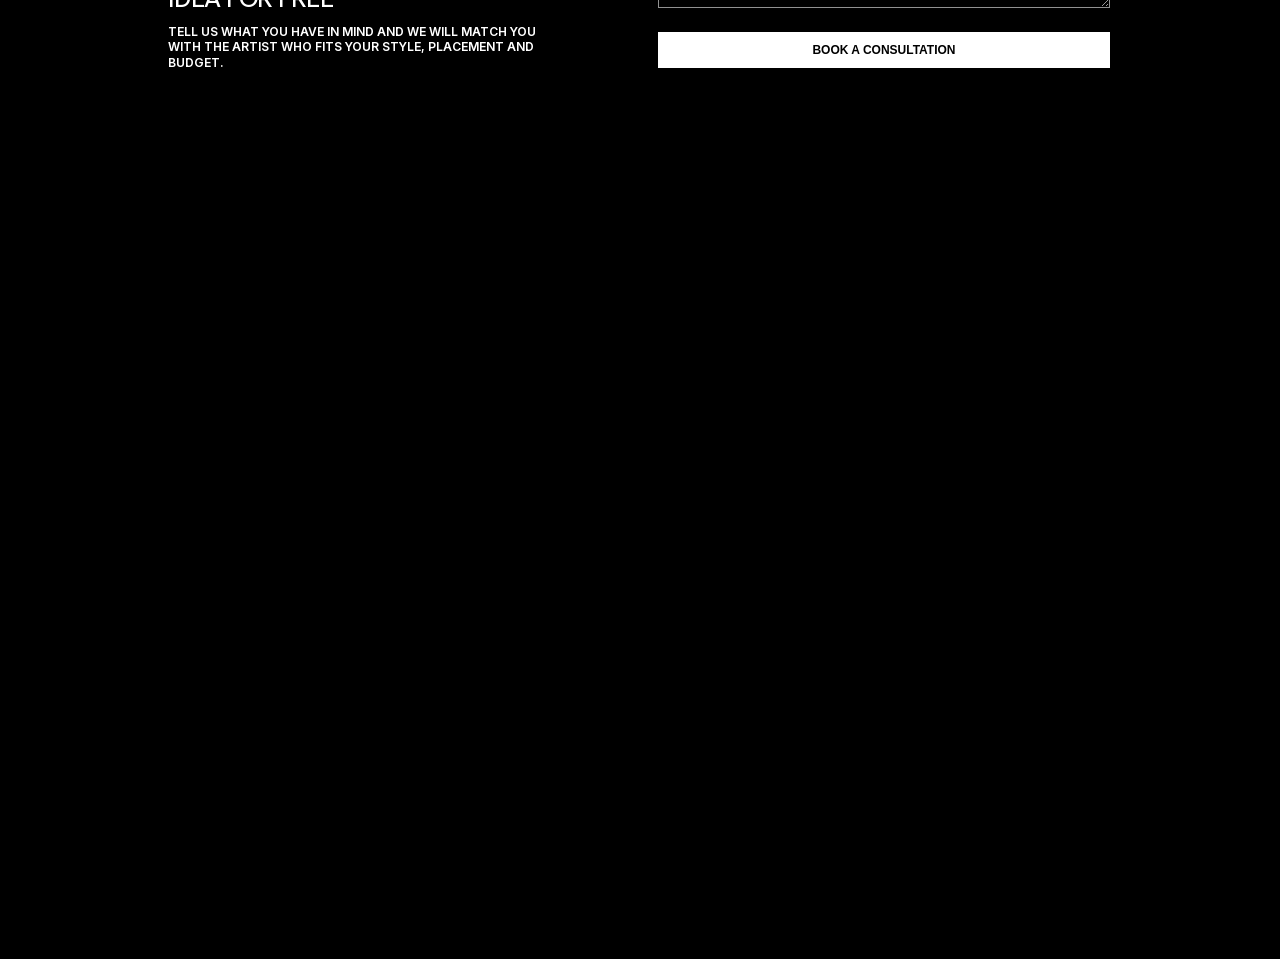
<file: team/aisyah/index.html>
<!DOCTYPE html>
<html lang="en">
<head>
<meta charset="UTF-8">
<meta name="viewport" content="width=device-width, initial-scale=1">
<title>AISYAH — TatzMy Tattoo Studio</title>
<meta name="description" content="Aisyah — blackwork artist. Custom tattoos at TatzMy Studio, Kuala Lumpur.">
<link rel="icon" href="data:image/svg+xml,<svg xmlns='http://www.w3.org/2000/svg' viewBox='0 0 32 32'><rect width='32' height='32' fill='black'/><text x='16' y='22' font-family='Arial' font-size='14' font-weight='bold' fill='white' text-anchor='middle'>TZ</text></svg>">
<link rel="stylesheet" href="../../assets/css/style.css">
</head>
<body>

<header class="site-header">
  <div class="bar"><div class="container">
    <a href="../../index.html" class="logo " aria-label="TatzMy home"><span class="word">Tatzmy</span><span class="sub">Tattoo Studio</span></a>
    <div class="header-right">
      <nav class="nav-links" aria-label="Main"><a href="../../index.html" class="nav-link"><p class="t-label">Home</p><span class="dash"></span></a><a href="../../index.html#about-section" class="nav-link"><p class="t-label">About</p><span class="dash"></span></a><a href="../../work.html" class="nav-link"><p class="t-label">Work</p><span class="dash"></span></a><a href="../../index.html#services-section" class="nav-link"><p class="t-label">Services</p><span class="dash"></span></a><a href="../../team.html" class="nav-link" aria-current="page"><p class="t-label">Team</p><span class="dash"></span></a></nav>
      <a href="../../index.html#book-consultation" class="btn-pill t-label"><span class="txt">Book a consultation</span><span class="ico"><svg viewBox="0 0 24 24" fill="none" stroke="currentColor" stroke-width="1.5" stroke-linecap="round" stroke-linejoin="round" class="a1"><path d="M17.25 15.25 L17.25 6.75 L8.75 6.75"/><path d="M17 7 L6.75 17.25"/></svg><svg viewBox="0 0 24 24" fill="none" stroke="currentColor" stroke-width="1.5" stroke-linecap="round" stroke-linejoin="round" class="a2"><path d="M17.25 15.25 L17.25 6.75 L8.75 6.75"/><path d="M17 7 L6.75 17.25"/></svg></span></a>
    </div>
    <button class="burger" aria-label="Menu"><span class="l1"></span><span class="l2"></span><span class="l3"></span></button>
  </div></div>
</header>
<div class="mobile-menu">
  <div>
    <div class="group"><p class="t-meta">Menu</p><a class="big" href="../../index.html">Home</a><a class="big" href="../../index.html#about-section">About</a><a class="big" href="../../work.html">Work</a><a class="big" href="../../index.html#services-section">Services</a><a class="big" href="../../team.html">Team</a></div>
    <div class="group"><p class="t-meta">Social</p>
      <a class="big" href="https://instagram.com/tatzmy" target="_blank" rel="noopener">Instagram</a>
      <a class="big" href="https://tiktok.com/@tatzmy" target="_blank" rel="noopener">TikTok</a>
      <a class="big" href="https://facebook.com/tatzmy" target="_blank" rel="noopener">Facebook</a>
    </div>
  </div>
  <a href="../../index.html#book-consultation" class="btn-pill t-label"><span class="txt">Book a consultation</span><span class="ico"><svg viewBox="0 0 24 24" fill="none" stroke="currentColor" stroke-width="1.5" stroke-linecap="round" stroke-linejoin="round" class="a1"><path d="M17.25 15.25 L17.25 6.75 L8.75 6.75"/><path d="M17 7 L6.75 17.25"/></svg><svg viewBox="0 0 24 24" fill="none" stroke="currentColor" stroke-width="1.5" stroke-linecap="round" stroke-linejoin="round" class="a2"><path d="M17.25 15.25 L17.25 6.75 L8.75 6.75"/><path d="M17 7 L6.75 17.25"/></svg></span></a>
</div>
<div class="page">

<section class="page-hero"><h2 class="t-hero">Aisyah</h2></section>
<section class="section artist-about" style="padding-top:0">
  <div class="inner">
    <div class="brief">
      <div class="bio"><p class="t-body">Aisyah — blackwork and dotwork artist.</p><p class="t-body">From Johor Bahru, self-taught through years of stick-and-poke practice before formal apprenticeship at TatzMy.</p><p class="t-body">Her heavy ornamental blackwork borrows from songket weave patterns and Islamic geometry — bold from across the room, intricate up close.</p><p class="t-body">She runs the studio's monthly beginner-friendly flash events.</p></div>
      <div class="cta-row">
        <a href="index.html#team-booking" class="btn-pill t-label"><span class="txt">Book Aisyah</span><span class="ico"><svg viewBox="0 0 24 24" fill="none" stroke="currentColor" stroke-width="1.5" stroke-linecap="round" stroke-linejoin="round" class="a1"><path d="M17.25 15.25 L17.25 6.75 L8.75 6.75"/><path d="M17 7 L6.75 17.25"/></svg><svg viewBox="0 0 24 24" fill="none" stroke="currentColor" stroke-width="1.5" stroke-linecap="round" stroke-linejoin="round" class="a2"><path d="M17.25 15.25 L17.25 6.75 L8.75 6.75"/><path d="M17 7 L6.75 17.25"/></svg></span></a>
        <a class="t-label underline-link" href="https://instagram.com/tatzmy" target="_blank" rel="noopener">Instagram</a>
      </div>
    </div>
    <figure><img src="../../assets/img/portrait-aisyah.jpg" alt="Aisyah — tattoo artist" style="object-position:50% 25%"></figure>
  </div>
</section>
<section class="section artist-work">
  <div class="inner">
    <h2 class="t-section" style="text-align:center">Work</h2>
    <div class="artist-grid"><figure><img src="../../assets/img/work-11.jpg" alt="Tattoo by Aisyah" loading="lazy"></figure><figure><img src="../../assets/img/work-12.jpg" alt="Tattoo by Aisyah" loading="lazy"></figure><figure><img src="../../assets/img/work-13.jpg" alt="Tattoo by Aisyah" loading="lazy"></figure><figure><img src="../../assets/img/work-14.jpg" alt="Tattoo by Aisyah" loading="lazy"></figure></div>
  </div>
</section>
<section class="section" style="padding-top:0">
  <div class="prevnext"><p class="t-body"><a class="underline-link" href="../junhao/index.html">&lsaquo; Jun Hao</a></p><p class="t-body"><a class="underline-link" href="../weiming/index.html">Wei Ming &rsaquo;</a></p></div>
</section>

<section class="section booking" id="team-booking">
  <div class="bgvid"><video autoplay muted loop playsinline src="../../assets/video/booking.mp4"></video></div>
  <div class="panel">
    <div class="content">
      <video autoplay muted loop playsinline src="../../assets/video/booking.mp4"></video>
      <div class="txt">
        <p class="t-label">In addition to your consultation</p>
        <div class="bottom">
          <p class="t-sub">Our artists will sketch your idea for free</p>
          <p class="t-label">Tell us what you have in mind and we will match you with the artist who fits your style, placement and budget.</p>
        </div>
      </div>
    </div>
    <form novalidate>
      <div class="fld"><label class="t-label" for="f-name">Full name</label>
        <input id="f-name" type="text" name="name" required></div>
      <div class="row2">
        <div class="fld"><label class="t-label" for="f-email">Email</label>
          <input id="f-email" type="email" name="email" required></div>
        <div class="fld"><label class="t-label" for="f-phone">Phone</label>
          <input id="f-phone" type="tel" name="phone" required></div>
      </div>
      <div class="row2">
        <div class="fld"><label class="t-label" for="f-service">Service</label>
          <select id="f-service" name="service" required>
            <option value="" disabled selected>Select…</option><option>Bornean Tribal</option><option>Oriental</option><option>Fine Line</option><option>Realism</option><option>Geometric</option><option>Blackwork</option><option>Neotraditional</option>
          </select></div>
        <div class="fld"><label class="t-label" for="f-artist">Artist</label>
          <select id="f-artist" name="artist">
            <option value="" disabled selected>Select…</option><option>Farid</option><option>Jun Hao</option><option>Aisyah</option><option>Wei Ming</option><option>Danial</option><option>Mei Lin</option><option>Arjun</option>
          </select></div>
      </div>
      <div class="fld"><span class="t-label">Placement of tattoo</span>
        <div class="chips"><label class="t-label"><input type="checkbox" name="placement" value="Neck">Neck</label><label class="t-label"><input type="checkbox" name="placement" value="Shoulder">Shoulder</label><label class="t-label"><input type="checkbox" name="placement" value="Arm">Arm</label><label class="t-label"><input type="checkbox" name="placement" value="Chest">Chest</label><label class="t-label"><input type="checkbox" name="placement" value="Ribs">Ribs</label><label class="t-label"><input type="checkbox" name="placement" value="Back">Back</label><label class="t-label"><input type="checkbox" name="placement" value="Thigh">Thigh</label><label class="t-label"><input type="checkbox" name="placement" value="Calf">Calf</label><label class="t-label"><input type="checkbox" name="placement" value="Knee">Knee</label><label class="t-label"><input type="checkbox" name="placement" value="Ankle/Foot">Ankle/Foot</label></div></div>
      <div class="fld"><label class="t-label" for="f-idea">Describe your idea (optional)</label>
        <textarea id="f-idea" name="idea"></textarea></div>
      <div class="hp" aria-hidden="true"><input type="text" name="website" tabindex="-1" autocomplete="off"></div>
      <button type="submit" class="t-label">Book a consultation</button>
    </form>
  </div>
</section>
</div>

<footer class="site-footer">
  <div class="container">
    <div class="footer-cols">
      <div class="footer-col"><p class="t-meta">Navigation</p><div class="links">
        <a href="../../index.html" class="t-label underline-link">Home</a>
        <a href="../../index.html#about-section" class="t-label underline-link">About</a>
        <a href="../../work.html" class="t-label underline-link">Work</a>
        <a href="../../index.html#services-section" class="t-label underline-link">Services</a>
        <a href="../../team.html" class="t-label underline-link">Team</a>
        <a href="../../404.html" class="t-label underline-link">404</a>
      </div></div>
      <div class="footer-col"><p class="t-meta">Social media</p><div class="links">
        <a href="https://instagram.com/tatzmy" class="t-label underline-link" target="_blank" rel="noopener">Instagram</a>
        <a href="https://tiktok.com/@tatzmy" class="t-label underline-link" target="_blank" rel="noopener">TikTok</a>
        <a href="https://facebook.com/tatzmy" class="t-label underline-link" target="_blank" rel="noopener">Facebook</a>
      </div></div>
      <div class="footer-col"><p class="t-meta">Contact</p><div class="links">
        <a href="mailto:hello@tatzmy.my" class="t-label underline-link">hello@tatzmy.my</a>
        <a href="tel:+60123456789" class="t-label underline-link">+60 12-345 6789</a>
        <a href="https://maps.google.com/?q=Jalan+Mesui+Bukit+Bintang+Kuala+Lumpur" class="t-label underline-link" target="_blank" rel="noopener">Find the studio</a>
      </div></div>
      <div class="footer-col"><p class="t-meta">Take a seat</p>
        <a href="../../index.html#book-consultation" class="btn-pill t-label"><span class="txt">Book a consultation</span><span class="ico"><svg viewBox="0 0 24 24" fill="none" stroke="currentColor" stroke-width="1.5" stroke-linecap="round" stroke-linejoin="round" class="a1"><path d="M17.25 15.25 L17.25 6.75 L8.75 6.75"/><path d="M17 7 L6.75 17.25"/></svg><svg viewBox="0 0 24 24" fill="none" stroke="currentColor" stroke-width="1.5" stroke-linecap="round" stroke-linejoin="round" class="a2"><path d="M17.25 15.25 L17.25 6.75 L8.75 6.75"/><path d="M17 7 L6.75 17.25"/></svg></span></a>
      </div>
    </div>
    <div class="footer-logo-ticker ticker" data-marquee data-speed="70">
      <div class="track"><h1 class="t-display">Tatzmy&ensp;tattoo&ensp;studio&ensp;—&ensp;</h1></div>
    </div>
    <div class="footer-meta">
      <div class="col"><p class="t-meta">Tatzmy 2026&copy;</p><p class="t-meta">All rights reserved</p></div>
      <div class="col"><p class="t-meta">Custom tattoos&nbsp;&middot;&nbsp;Walk-ins by luck, bookings by design</p></div>
      <p class="t-meta addr">12-2, Jalan Mesui,<br>Bukit Bintang,<br>50200 Kuala Lumpur</p>
    </div>
  </div>
</footer>
<script src="../../assets/js/main.js"></script>
</body>
</html>
</file>
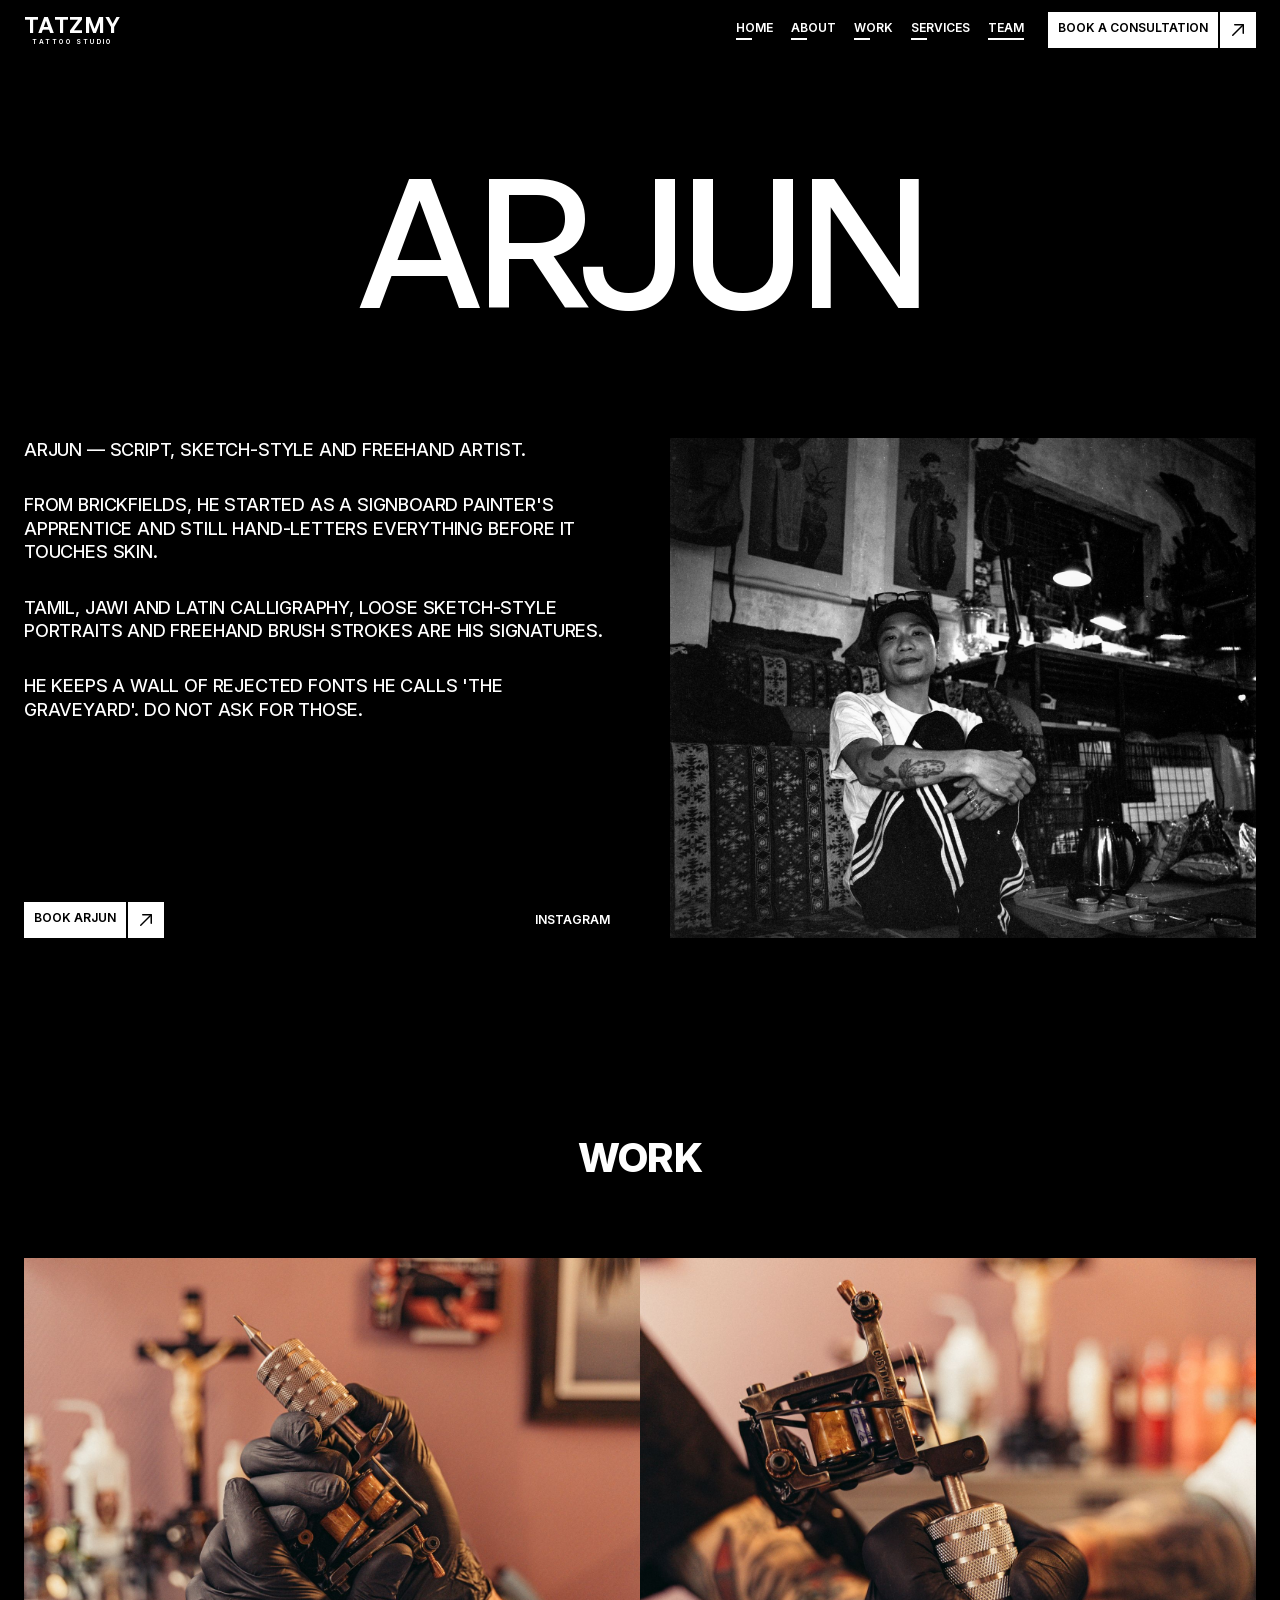
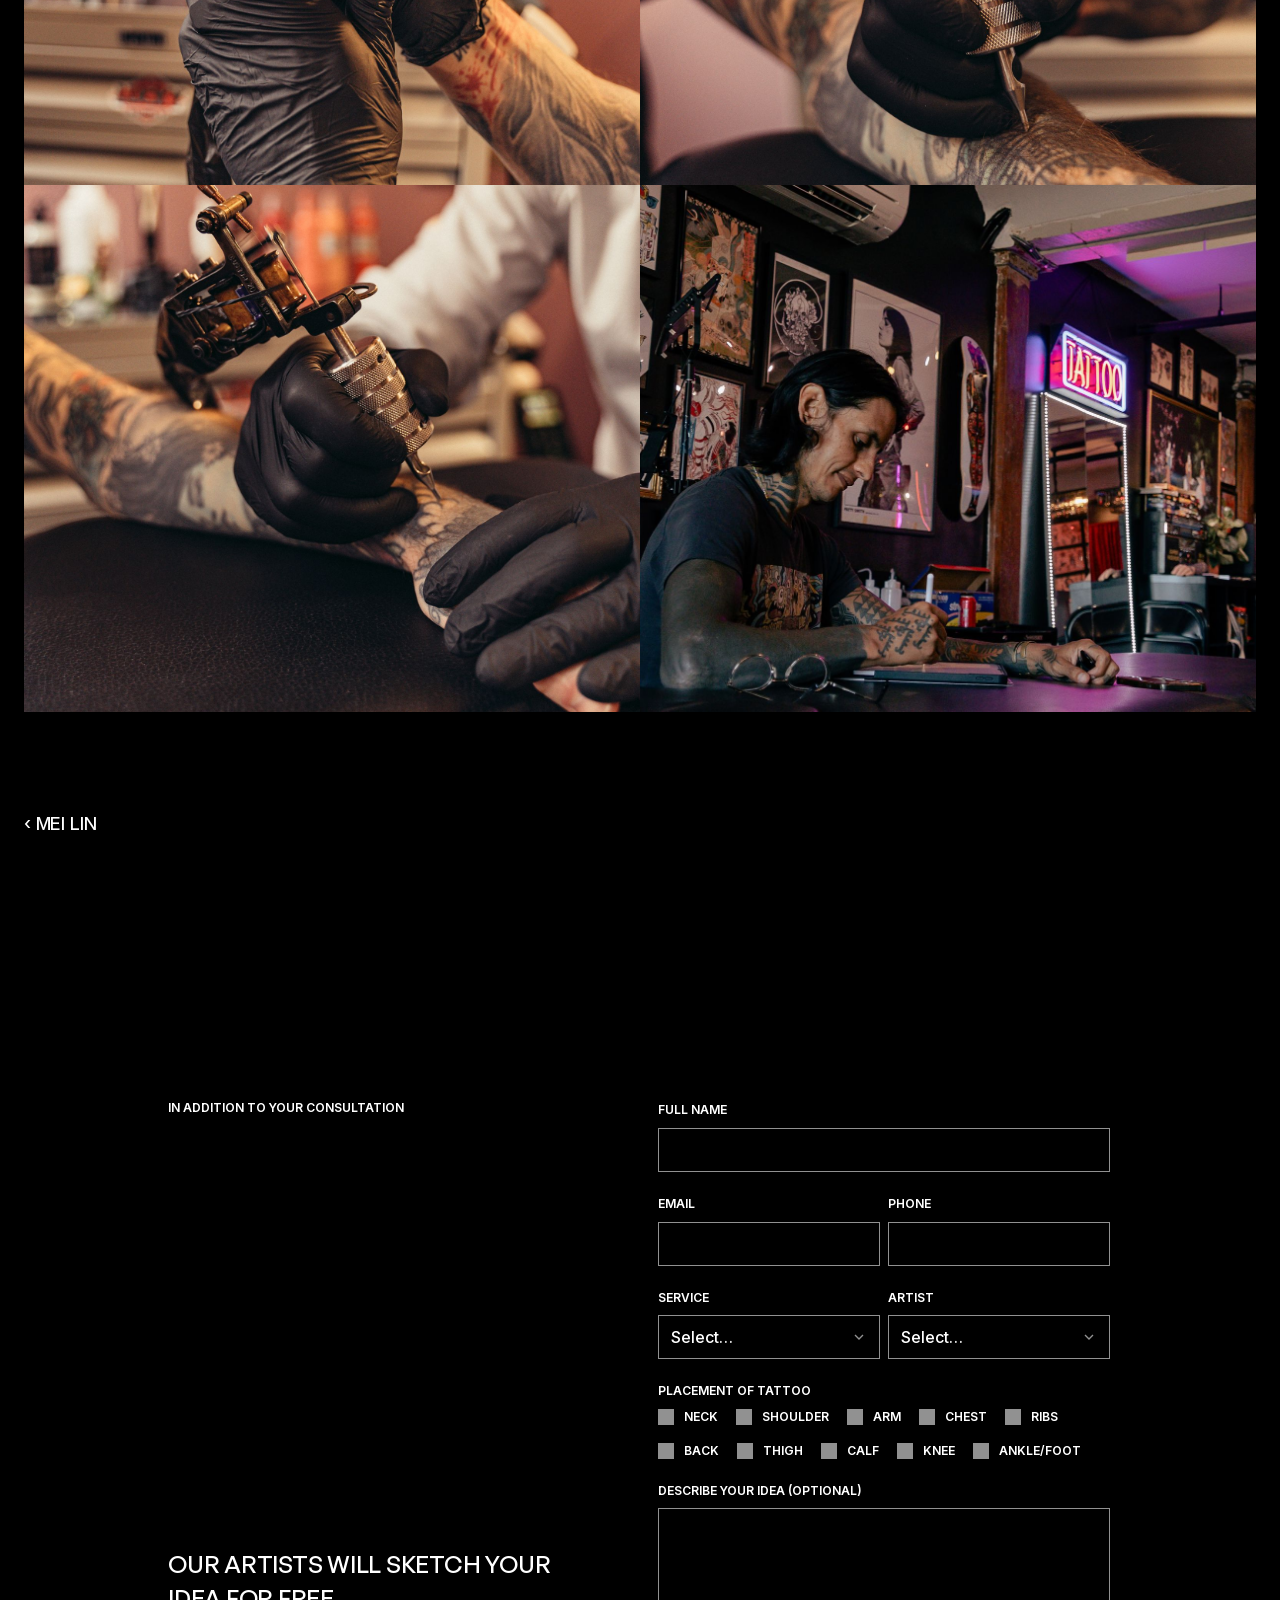
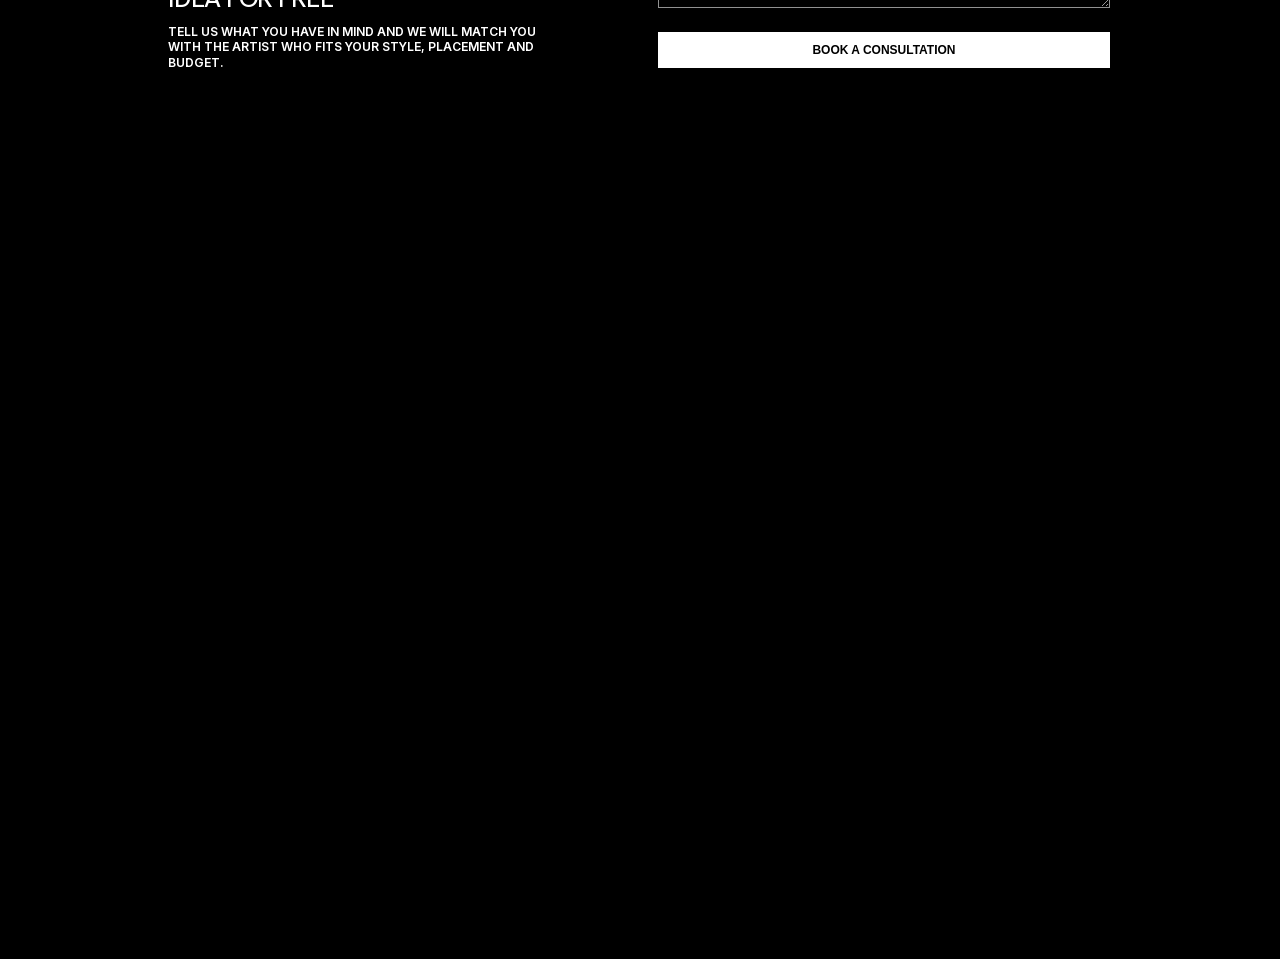
<file: team/arjun/index.html>
<!DOCTYPE html>
<html lang="en">
<head>
<meta charset="UTF-8">
<meta name="viewport" content="width=device-width, initial-scale=1">
<title>ARJUN — TatzMy Tattoo Studio</title>
<meta name="description" content="Arjun — script and sketch artist. Custom tattoos at TatzMy Studio, Kuala Lumpur.">
<link rel="icon" href="data:image/svg+xml,<svg xmlns='http://www.w3.org/2000/svg' viewBox='0 0 32 32'><rect width='32' height='32' fill='black'/><text x='16' y='22' font-family='Arial' font-size='14' font-weight='bold' fill='white' text-anchor='middle'>TZ</text></svg>">
<link rel="stylesheet" href="../../assets/css/style.css">
</head>
<body>

<header class="site-header">
  <div class="bar"><div class="container">
    <a href="../../index.html" class="logo " aria-label="TatzMy home"><span class="word">Tatzmy</span><span class="sub">Tattoo Studio</span></a>
    <div class="header-right">
      <nav class="nav-links" aria-label="Main"><a href="../../index.html" class="nav-link"><p class="t-label">Home</p><span class="dash"></span></a><a href="../../index.html#about-section" class="nav-link"><p class="t-label">About</p><span class="dash"></span></a><a href="../../work.html" class="nav-link"><p class="t-label">Work</p><span class="dash"></span></a><a href="../../index.html#services-section" class="nav-link"><p class="t-label">Services</p><span class="dash"></span></a><a href="../../team.html" class="nav-link" aria-current="page"><p class="t-label">Team</p><span class="dash"></span></a></nav>
      <a href="../../index.html#book-consultation" class="btn-pill t-label"><span class="txt">Book a consultation</span><span class="ico"><svg viewBox="0 0 24 24" fill="none" stroke="currentColor" stroke-width="1.5" stroke-linecap="round" stroke-linejoin="round" class="a1"><path d="M17.25 15.25 L17.25 6.75 L8.75 6.75"/><path d="M17 7 L6.75 17.25"/></svg><svg viewBox="0 0 24 24" fill="none" stroke="currentColor" stroke-width="1.5" stroke-linecap="round" stroke-linejoin="round" class="a2"><path d="M17.25 15.25 L17.25 6.75 L8.75 6.75"/><path d="M17 7 L6.75 17.25"/></svg></span></a>
    </div>
    <button class="burger" aria-label="Menu"><span class="l1"></span><span class="l2"></span><span class="l3"></span></button>
  </div></div>
</header>
<div class="mobile-menu">
  <div>
    <div class="group"><p class="t-meta">Menu</p><a class="big" href="../../index.html">Home</a><a class="big" href="../../index.html#about-section">About</a><a class="big" href="../../work.html">Work</a><a class="big" href="../../index.html#services-section">Services</a><a class="big" href="../../team.html">Team</a></div>
    <div class="group"><p class="t-meta">Social</p>
      <a class="big" href="https://instagram.com/tatzmy" target="_blank" rel="noopener">Instagram</a>
      <a class="big" href="https://tiktok.com/@tatzmy" target="_blank" rel="noopener">TikTok</a>
      <a class="big" href="https://facebook.com/tatzmy" target="_blank" rel="noopener">Facebook</a>
    </div>
  </div>
  <a href="../../index.html#book-consultation" class="btn-pill t-label"><span class="txt">Book a consultation</span><span class="ico"><svg viewBox="0 0 24 24" fill="none" stroke="currentColor" stroke-width="1.5" stroke-linecap="round" stroke-linejoin="round" class="a1"><path d="M17.25 15.25 L17.25 6.75 L8.75 6.75"/><path d="M17 7 L6.75 17.25"/></svg><svg viewBox="0 0 24 24" fill="none" stroke="currentColor" stroke-width="1.5" stroke-linecap="round" stroke-linejoin="round" class="a2"><path d="M17.25 15.25 L17.25 6.75 L8.75 6.75"/><path d="M17 7 L6.75 17.25"/></svg></span></a>
</div>
<div class="page">

<section class="page-hero"><h2 class="t-hero">Arjun</h2></section>
<section class="section artist-about" style="padding-top:0">
  <div class="inner">
    <div class="brief">
      <div class="bio"><p class="t-body">Arjun — script, sketch-style and freehand artist.</p><p class="t-body">From Brickfields, he started as a signboard painter's apprentice and still hand-letters everything before it touches skin.</p><p class="t-body">Tamil, Jawi and Latin calligraphy, loose sketch-style portraits and freehand brush strokes are his signatures.</p><p class="t-body">He keeps a wall of rejected fonts he calls 'the graveyard'. Do not ask for those.</p></div>
      <div class="cta-row">
        <a href="index.html#team-booking" class="btn-pill t-label"><span class="txt">Book Arjun</span><span class="ico"><svg viewBox="0 0 24 24" fill="none" stroke="currentColor" stroke-width="1.5" stroke-linecap="round" stroke-linejoin="round" class="a1"><path d="M17.25 15.25 L17.25 6.75 L8.75 6.75"/><path d="M17 7 L6.75 17.25"/></svg><svg viewBox="0 0 24 24" fill="none" stroke="currentColor" stroke-width="1.5" stroke-linecap="round" stroke-linejoin="round" class="a2"><path d="M17.25 15.25 L17.25 6.75 L8.75 6.75"/><path d="M17 7 L6.75 17.25"/></svg></span></a>
        <a class="t-label underline-link" href="https://instagram.com/tatzmy" target="_blank" rel="noopener">Instagram</a>
      </div>
    </div>
    <figure><img src="../../assets/img/portrait-arjun.jpg" alt="Arjun — tattoo artist" style="object-position:50% 25%"></figure>
  </div>
</section>
<section class="section artist-work">
  <div class="inner">
    <h2 class="t-section" style="text-align:center">Work</h2>
    <div class="artist-grid"><figure><img src="../../assets/img/work-19.jpg" alt="Tattoo by Arjun" loading="lazy"></figure><figure><img src="../../assets/img/work-20.jpg" alt="Tattoo by Arjun" loading="lazy"></figure><figure><img src="../../assets/img/work-21.jpg" alt="Tattoo by Arjun" loading="lazy"></figure><figure><img src="../../assets/img/work-28.jpg" alt="Tattoo by Arjun" loading="lazy"></figure></div>
  </div>
</section>
<section class="section" style="padding-top:0">
  <div class="prevnext"><p class="t-body"><a class="underline-link" href="../meilin/index.html">&lsaquo; Mei Lin</a></p><span></span></div>
</section>

<section class="section booking" id="team-booking">
  <div class="bgvid"><video autoplay muted loop playsinline src="../../assets/video/booking.mp4"></video></div>
  <div class="panel">
    <div class="content">
      <video autoplay muted loop playsinline src="../../assets/video/booking.mp4"></video>
      <div class="txt">
        <p class="t-label">In addition to your consultation</p>
        <div class="bottom">
          <p class="t-sub">Our artists will sketch your idea for free</p>
          <p class="t-label">Tell us what you have in mind and we will match you with the artist who fits your style, placement and budget.</p>
        </div>
      </div>
    </div>
    <form novalidate>
      <div class="fld"><label class="t-label" for="f-name">Full name</label>
        <input id="f-name" type="text" name="name" required></div>
      <div class="row2">
        <div class="fld"><label class="t-label" for="f-email">Email</label>
          <input id="f-email" type="email" name="email" required></div>
        <div class="fld"><label class="t-label" for="f-phone">Phone</label>
          <input id="f-phone" type="tel" name="phone" required></div>
      </div>
      <div class="row2">
        <div class="fld"><label class="t-label" for="f-service">Service</label>
          <select id="f-service" name="service" required>
            <option value="" disabled selected>Select…</option><option>Bornean Tribal</option><option>Oriental</option><option>Fine Line</option><option>Realism</option><option>Geometric</option><option>Blackwork</option><option>Neotraditional</option>
          </select></div>
        <div class="fld"><label class="t-label" for="f-artist">Artist</label>
          <select id="f-artist" name="artist">
            <option value="" disabled selected>Select…</option><option>Farid</option><option>Jun Hao</option><option>Aisyah</option><option>Wei Ming</option><option>Danial</option><option>Mei Lin</option><option>Arjun</option>
          </select></div>
      </div>
      <div class="fld"><span class="t-label">Placement of tattoo</span>
        <div class="chips"><label class="t-label"><input type="checkbox" name="placement" value="Neck">Neck</label><label class="t-label"><input type="checkbox" name="placement" value="Shoulder">Shoulder</label><label class="t-label"><input type="checkbox" name="placement" value="Arm">Arm</label><label class="t-label"><input type="checkbox" name="placement" value="Chest">Chest</label><label class="t-label"><input type="checkbox" name="placement" value="Ribs">Ribs</label><label class="t-label"><input type="checkbox" name="placement" value="Back">Back</label><label class="t-label"><input type="checkbox" name="placement" value="Thigh">Thigh</label><label class="t-label"><input type="checkbox" name="placement" value="Calf">Calf</label><label class="t-label"><input type="checkbox" name="placement" value="Knee">Knee</label><label class="t-label"><input type="checkbox" name="placement" value="Ankle/Foot">Ankle/Foot</label></div></div>
      <div class="fld"><label class="t-label" for="f-idea">Describe your idea (optional)</label>
        <textarea id="f-idea" name="idea"></textarea></div>
      <div class="hp" aria-hidden="true"><input type="text" name="website" tabindex="-1" autocomplete="off"></div>
      <button type="submit" class="t-label">Book a consultation</button>
    </form>
  </div>
</section>
</div>

<footer class="site-footer">
  <div class="container">
    <div class="footer-cols">
      <div class="footer-col"><p class="t-meta">Navigation</p><div class="links">
        <a href="../../index.html" class="t-label underline-link">Home</a>
        <a href="../../index.html#about-section" class="t-label underline-link">About</a>
        <a href="../../work.html" class="t-label underline-link">Work</a>
        <a href="../../index.html#services-section" class="t-label underline-link">Services</a>
        <a href="../../team.html" class="t-label underline-link">Team</a>
        <a href="../../404.html" class="t-label underline-link">404</a>
      </div></div>
      <div class="footer-col"><p class="t-meta">Social media</p><div class="links">
        <a href="https://instagram.com/tatzmy" class="t-label underline-link" target="_blank" rel="noopener">Instagram</a>
        <a href="https://tiktok.com/@tatzmy" class="t-label underline-link" target="_blank" rel="noopener">TikTok</a>
        <a href="https://facebook.com/tatzmy" class="t-label underline-link" target="_blank" rel="noopener">Facebook</a>
      </div></div>
      <div class="footer-col"><p class="t-meta">Contact</p><div class="links">
        <a href="mailto:hello@tatzmy.my" class="t-label underline-link">hello@tatzmy.my</a>
        <a href="tel:+60123456789" class="t-label underline-link">+60 12-345 6789</a>
        <a href="https://maps.google.com/?q=Jalan+Mesui+Bukit+Bintang+Kuala+Lumpur" class="t-label underline-link" target="_blank" rel="noopener">Find the studio</a>
      </div></div>
      <div class="footer-col"><p class="t-meta">Take a seat</p>
        <a href="../../index.html#book-consultation" class="btn-pill t-label"><span class="txt">Book a consultation</span><span class="ico"><svg viewBox="0 0 24 24" fill="none" stroke="currentColor" stroke-width="1.5" stroke-linecap="round" stroke-linejoin="round" class="a1"><path d="M17.25 15.25 L17.25 6.75 L8.75 6.75"/><path d="M17 7 L6.75 17.25"/></svg><svg viewBox="0 0 24 24" fill="none" stroke="currentColor" stroke-width="1.5" stroke-linecap="round" stroke-linejoin="round" class="a2"><path d="M17.25 15.25 L17.25 6.75 L8.75 6.75"/><path d="M17 7 L6.75 17.25"/></svg></span></a>
      </div>
    </div>
    <div class="footer-logo-ticker ticker" data-marquee data-speed="70">
      <div class="track"><h1 class="t-display">Tatzmy&ensp;tattoo&ensp;studio&ensp;—&ensp;</h1></div>
    </div>
    <div class="footer-meta">
      <div class="col"><p class="t-meta">Tatzmy 2026&copy;</p><p class="t-meta">All rights reserved</p></div>
      <div class="col"><p class="t-meta">Custom tattoos&nbsp;&middot;&nbsp;Walk-ins by luck, bookings by design</p></div>
      <p class="t-meta addr">12-2, Jalan Mesui,<br>Bukit Bintang,<br>50200 Kuala Lumpur</p>
    </div>
  </div>
</footer>
<script src="../../assets/js/main.js"></script>
</body>
</html>
</file>
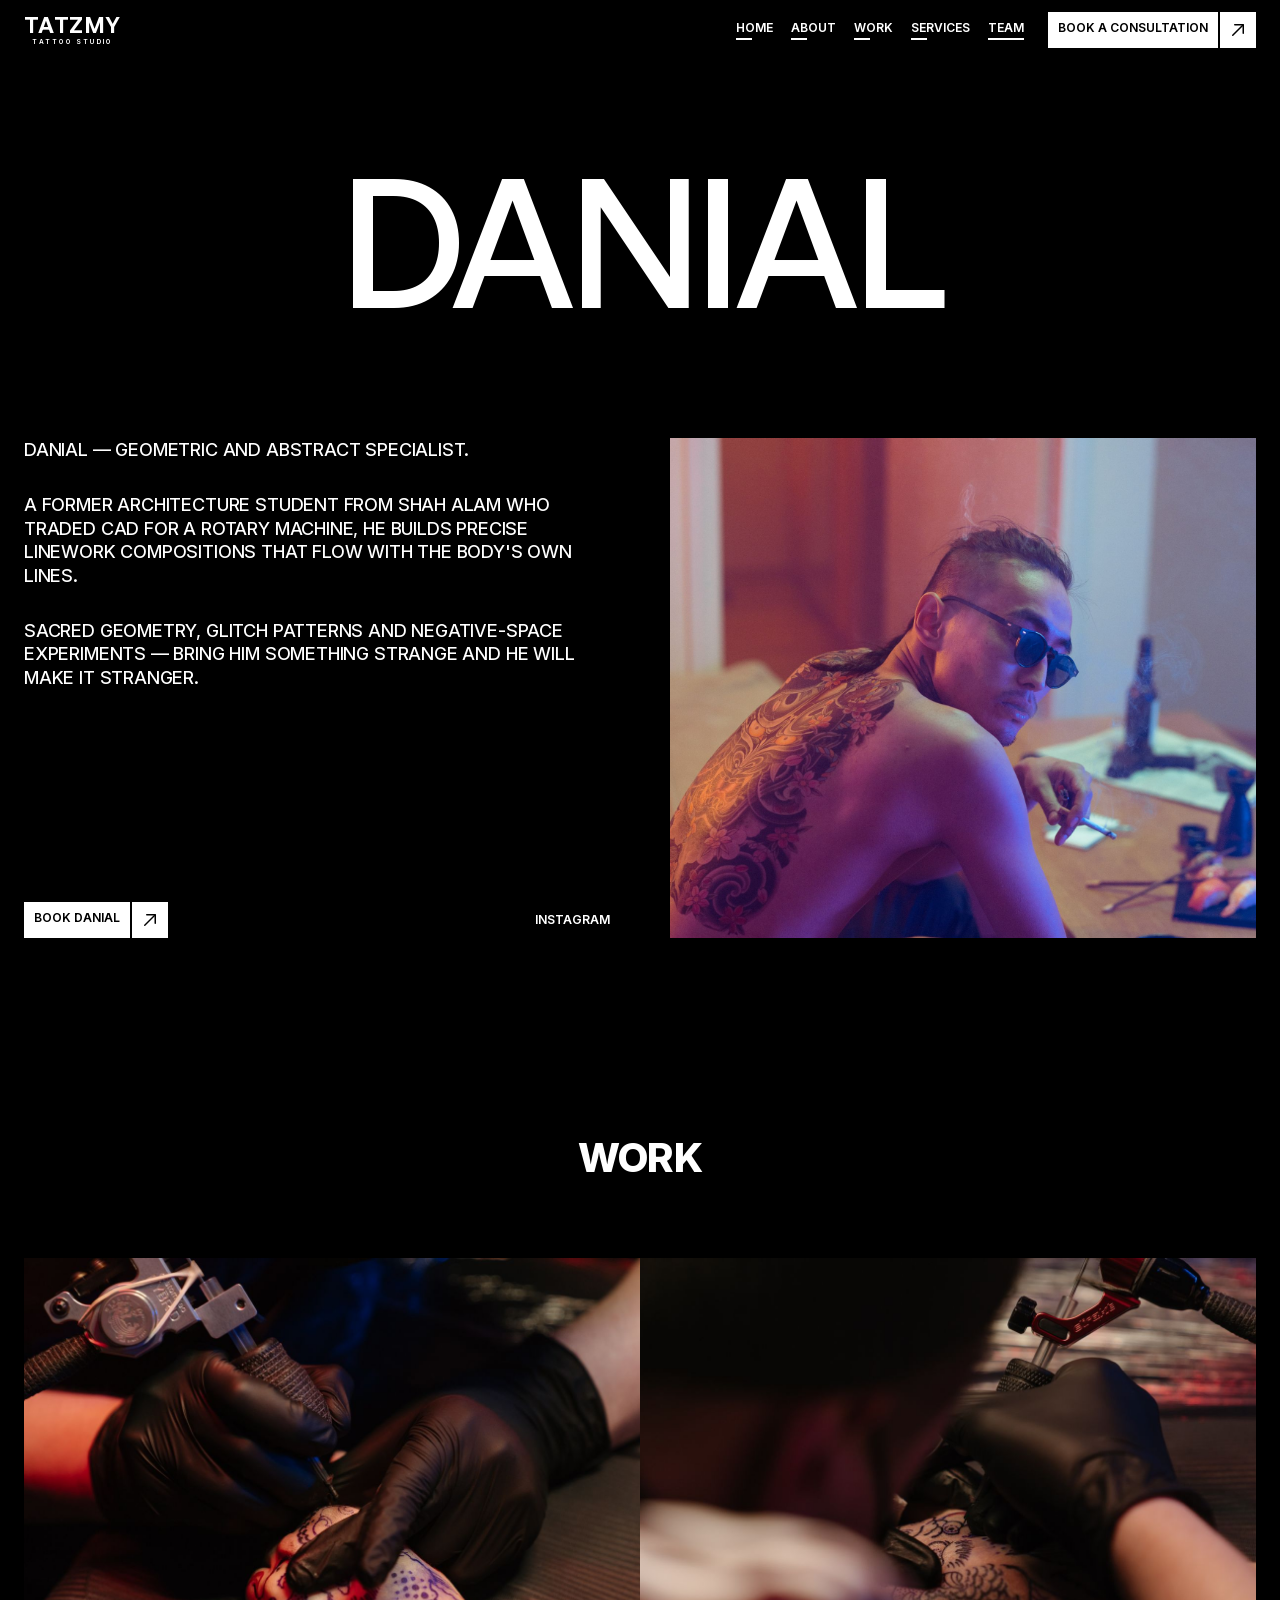
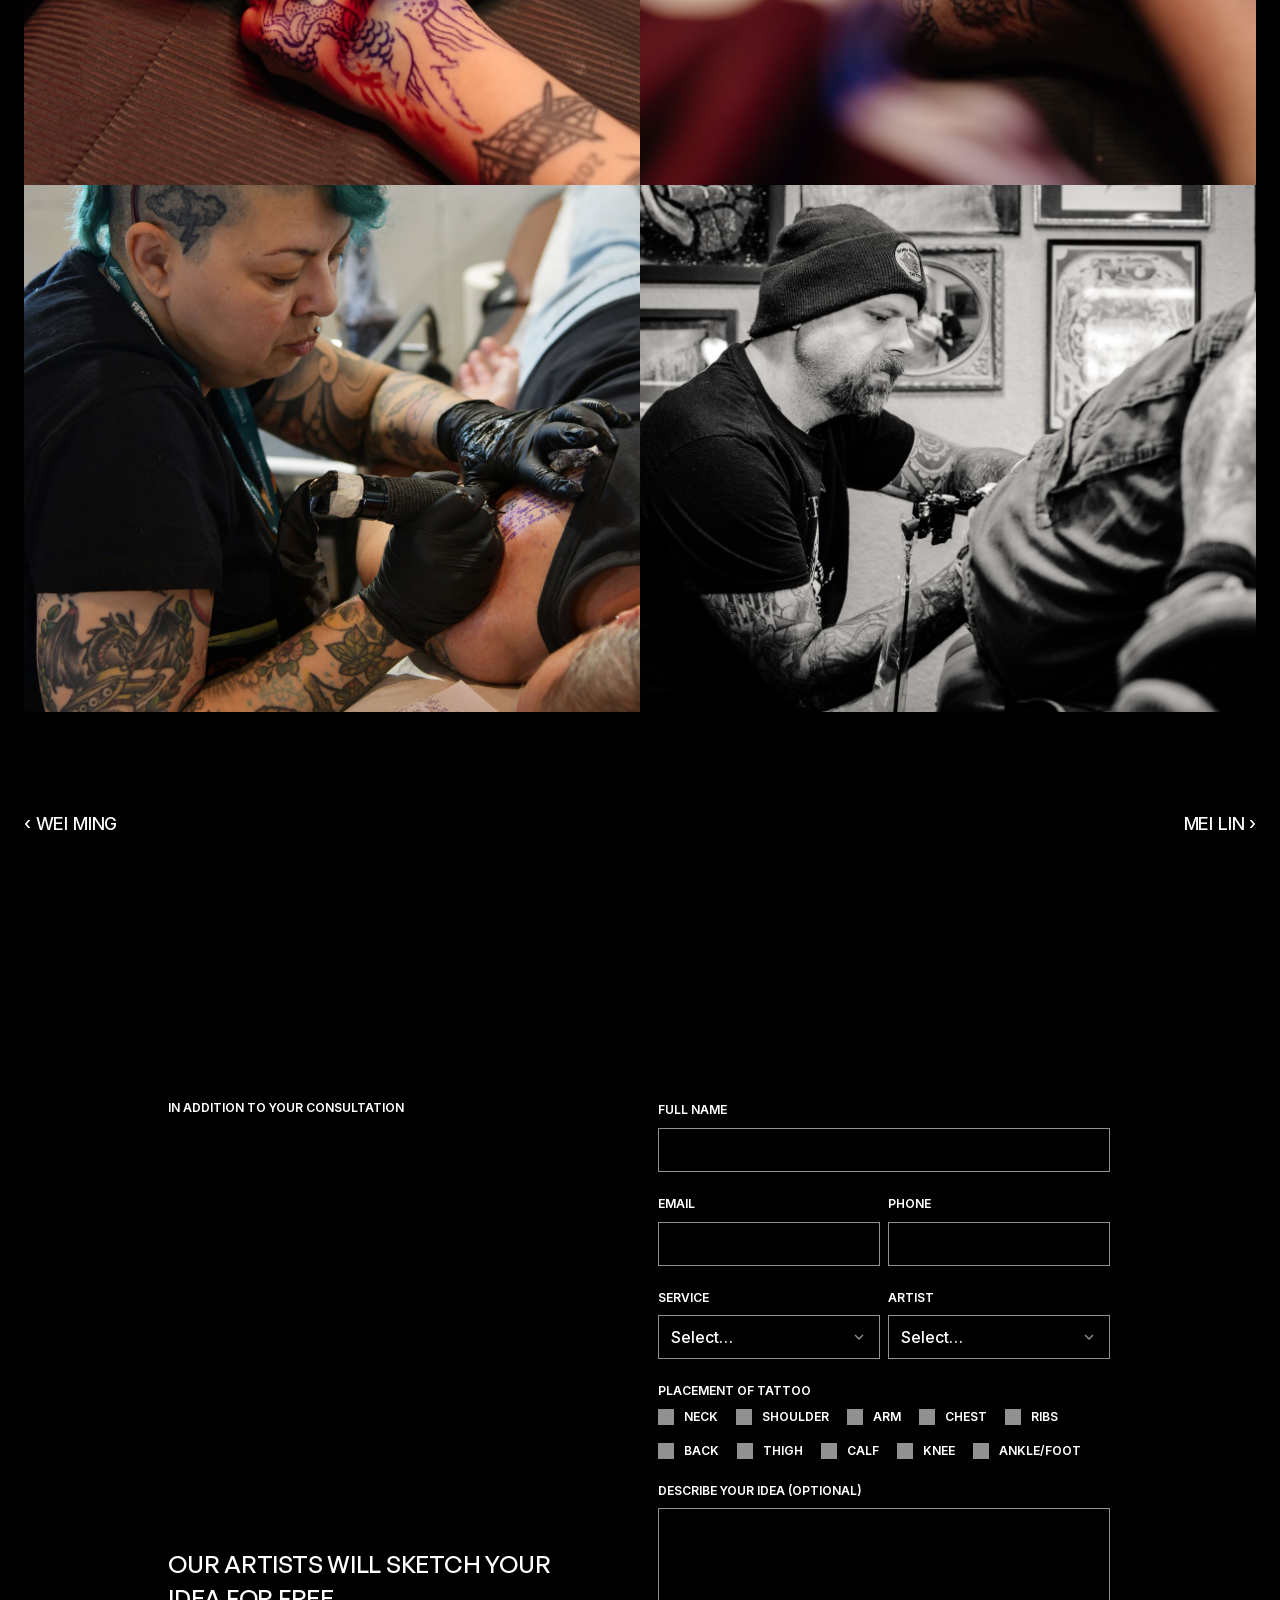
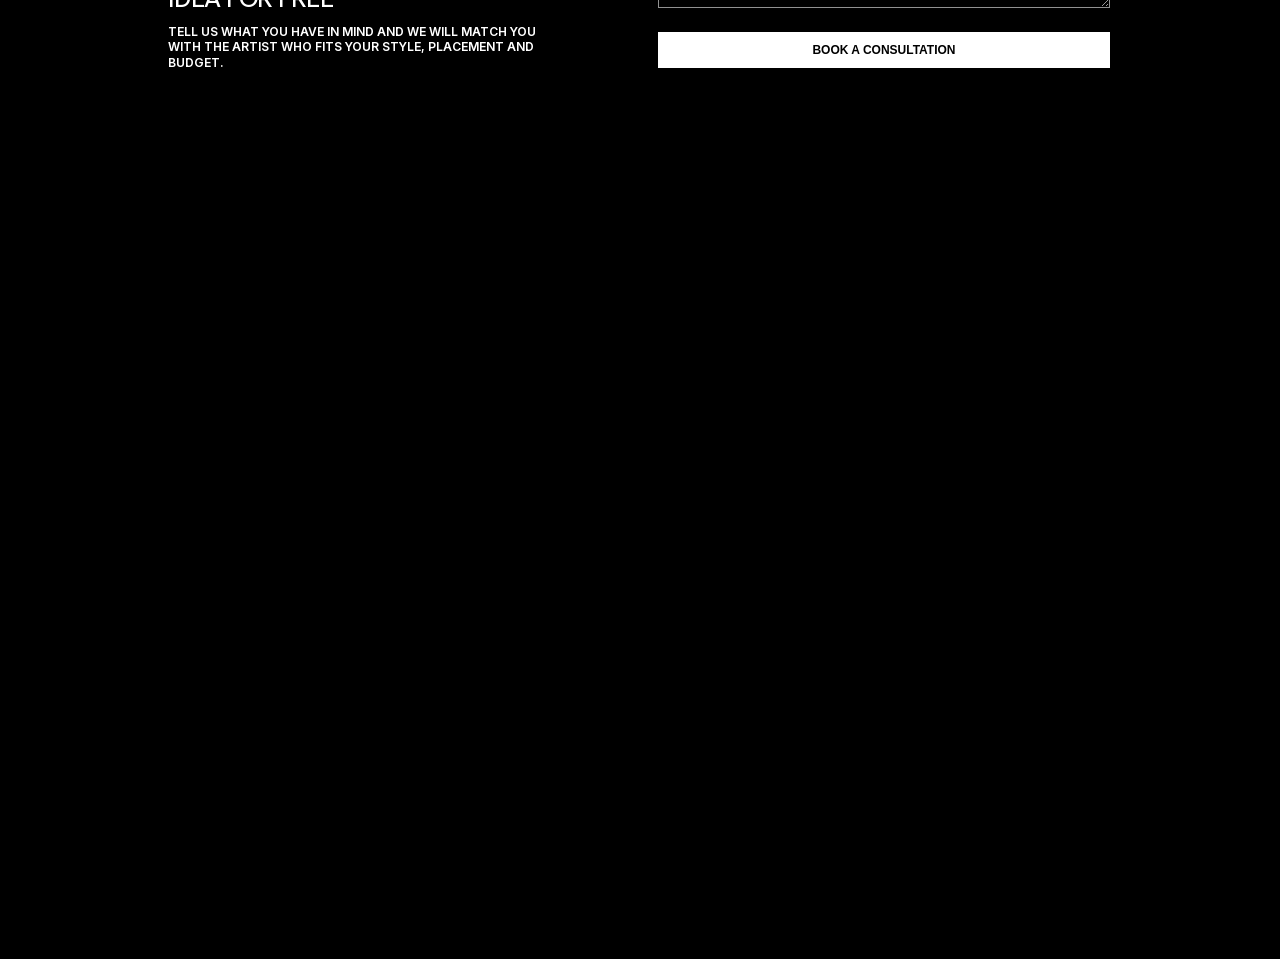
<file: team/danial/index.html>
<!DOCTYPE html>
<html lang="en">
<head>
<meta charset="UTF-8">
<meta name="viewport" content="width=device-width, initial-scale=1">
<title>DANIAL — TatzMy Tattoo Studio</title>
<meta name="description" content="Danial — geometric artist. Custom tattoos at TatzMy Studio, Kuala Lumpur.">
<link rel="icon" href="data:image/svg+xml,<svg xmlns='http://www.w3.org/2000/svg' viewBox='0 0 32 32'><rect width='32' height='32' fill='black'/><text x='16' y='22' font-family='Arial' font-size='14' font-weight='bold' fill='white' text-anchor='middle'>TZ</text></svg>">
<link rel="stylesheet" href="../../assets/css/style.css">
</head>
<body>

<header class="site-header">
  <div class="bar"><div class="container">
    <a href="../../index.html" class="logo " aria-label="TatzMy home"><span class="word">Tatzmy</span><span class="sub">Tattoo Studio</span></a>
    <div class="header-right">
      <nav class="nav-links" aria-label="Main"><a href="../../index.html" class="nav-link"><p class="t-label">Home</p><span class="dash"></span></a><a href="../../index.html#about-section" class="nav-link"><p class="t-label">About</p><span class="dash"></span></a><a href="../../work.html" class="nav-link"><p class="t-label">Work</p><span class="dash"></span></a><a href="../../index.html#services-section" class="nav-link"><p class="t-label">Services</p><span class="dash"></span></a><a href="../../team.html" class="nav-link" aria-current="page"><p class="t-label">Team</p><span class="dash"></span></a></nav>
      <a href="../../index.html#book-consultation" class="btn-pill t-label"><span class="txt">Book a consultation</span><span class="ico"><svg viewBox="0 0 24 24" fill="none" stroke="currentColor" stroke-width="1.5" stroke-linecap="round" stroke-linejoin="round" class="a1"><path d="M17.25 15.25 L17.25 6.75 L8.75 6.75"/><path d="M17 7 L6.75 17.25"/></svg><svg viewBox="0 0 24 24" fill="none" stroke="currentColor" stroke-width="1.5" stroke-linecap="round" stroke-linejoin="round" class="a2"><path d="M17.25 15.25 L17.25 6.75 L8.75 6.75"/><path d="M17 7 L6.75 17.25"/></svg></span></a>
    </div>
    <button class="burger" aria-label="Menu"><span class="l1"></span><span class="l2"></span><span class="l3"></span></button>
  </div></div>
</header>
<div class="mobile-menu">
  <div>
    <div class="group"><p class="t-meta">Menu</p><a class="big" href="../../index.html">Home</a><a class="big" href="../../index.html#about-section">About</a><a class="big" href="../../work.html">Work</a><a class="big" href="../../index.html#services-section">Services</a><a class="big" href="../../team.html">Team</a></div>
    <div class="group"><p class="t-meta">Social</p>
      <a class="big" href="https://instagram.com/tatzmy" target="_blank" rel="noopener">Instagram</a>
      <a class="big" href="https://tiktok.com/@tatzmy" target="_blank" rel="noopener">TikTok</a>
      <a class="big" href="https://facebook.com/tatzmy" target="_blank" rel="noopener">Facebook</a>
    </div>
  </div>
  <a href="../../index.html#book-consultation" class="btn-pill t-label"><span class="txt">Book a consultation</span><span class="ico"><svg viewBox="0 0 24 24" fill="none" stroke="currentColor" stroke-width="1.5" stroke-linecap="round" stroke-linejoin="round" class="a1"><path d="M17.25 15.25 L17.25 6.75 L8.75 6.75"/><path d="M17 7 L6.75 17.25"/></svg><svg viewBox="0 0 24 24" fill="none" stroke="currentColor" stroke-width="1.5" stroke-linecap="round" stroke-linejoin="round" class="a2"><path d="M17.25 15.25 L17.25 6.75 L8.75 6.75"/><path d="M17 7 L6.75 17.25"/></svg></span></a>
</div>
<div class="page">

<section class="page-hero"><h2 class="t-hero">Danial</h2></section>
<section class="section artist-about" style="padding-top:0">
  <div class="inner">
    <div class="brief">
      <div class="bio"><p class="t-body">Danial — geometric and abstract specialist.</p><p class="t-body">A former architecture student from Shah Alam who traded CAD for a rotary machine, he builds precise linework compositions that flow with the body's own lines.</p><p class="t-body">Sacred geometry, glitch patterns and negative-space experiments — bring him something strange and he will make it stranger.</p></div>
      <div class="cta-row">
        <a href="index.html#team-booking" class="btn-pill t-label"><span class="txt">Book Danial</span><span class="ico"><svg viewBox="0 0 24 24" fill="none" stroke="currentColor" stroke-width="1.5" stroke-linecap="round" stroke-linejoin="round" class="a1"><path d="M17.25 15.25 L17.25 6.75 L8.75 6.75"/><path d="M17 7 L6.75 17.25"/></svg><svg viewBox="0 0 24 24" fill="none" stroke="currentColor" stroke-width="1.5" stroke-linecap="round" stroke-linejoin="round" class="a2"><path d="M17.25 15.25 L17.25 6.75 L8.75 6.75"/><path d="M17 7 L6.75 17.25"/></svg></span></a>
        <a class="t-label underline-link" href="https://instagram.com/tatzmy" target="_blank" rel="noopener">Instagram</a>
      </div>
    </div>
    <figure><img src="../../assets/img/portrait-danial.jpg" alt="Danial — tattoo artist" style="object-position:50% 35%"></figure>
  </div>
</section>
<section class="section artist-work">
  <div class="inner">
    <h2 class="t-section" style="text-align:center">Work</h2>
    <div class="artist-grid"><figure><img src="../../assets/img/work-08.jpg" alt="Tattoo by Danial" loading="lazy"></figure><figure><img src="../../assets/img/work-09.jpg" alt="Tattoo by Danial" loading="lazy"></figure><figure><img src="../../assets/img/work-16.jpg" alt="Tattoo by Danial" loading="lazy"></figure><figure><img src="../../assets/img/work-15.jpg" alt="Tattoo by Danial" loading="lazy"></figure></div>
  </div>
</section>
<section class="section" style="padding-top:0">
  <div class="prevnext"><p class="t-body"><a class="underline-link" href="../weiming/index.html">&lsaquo; Wei Ming</a></p><p class="t-body"><a class="underline-link" href="../meilin/index.html">Mei Lin &rsaquo;</a></p></div>
</section>

<section class="section booking" id="team-booking">
  <div class="bgvid"><video autoplay muted loop playsinline src="../../assets/video/booking.mp4"></video></div>
  <div class="panel">
    <div class="content">
      <video autoplay muted loop playsinline src="../../assets/video/booking.mp4"></video>
      <div class="txt">
        <p class="t-label">In addition to your consultation</p>
        <div class="bottom">
          <p class="t-sub">Our artists will sketch your idea for free</p>
          <p class="t-label">Tell us what you have in mind and we will match you with the artist who fits your style, placement and budget.</p>
        </div>
      </div>
    </div>
    <form novalidate>
      <div class="fld"><label class="t-label" for="f-name">Full name</label>
        <input id="f-name" type="text" name="name" required></div>
      <div class="row2">
        <div class="fld"><label class="t-label" for="f-email">Email</label>
          <input id="f-email" type="email" name="email" required></div>
        <div class="fld"><label class="t-label" for="f-phone">Phone</label>
          <input id="f-phone" type="tel" name="phone" required></div>
      </div>
      <div class="row2">
        <div class="fld"><label class="t-label" for="f-service">Service</label>
          <select id="f-service" name="service" required>
            <option value="" disabled selected>Select…</option><option>Bornean Tribal</option><option>Oriental</option><option>Fine Line</option><option>Realism</option><option>Geometric</option><option>Blackwork</option><option>Neotraditional</option>
          </select></div>
        <div class="fld"><label class="t-label" for="f-artist">Artist</label>
          <select id="f-artist" name="artist">
            <option value="" disabled selected>Select…</option><option>Farid</option><option>Jun Hao</option><option>Aisyah</option><option>Wei Ming</option><option>Danial</option><option>Mei Lin</option><option>Arjun</option>
          </select></div>
      </div>
      <div class="fld"><span class="t-label">Placement of tattoo</span>
        <div class="chips"><label class="t-label"><input type="checkbox" name="placement" value="Neck">Neck</label><label class="t-label"><input type="checkbox" name="placement" value="Shoulder">Shoulder</label><label class="t-label"><input type="checkbox" name="placement" value="Arm">Arm</label><label class="t-label"><input type="checkbox" name="placement" value="Chest">Chest</label><label class="t-label"><input type="checkbox" name="placement" value="Ribs">Ribs</label><label class="t-label"><input type="checkbox" name="placement" value="Back">Back</label><label class="t-label"><input type="checkbox" name="placement" value="Thigh">Thigh</label><label class="t-label"><input type="checkbox" name="placement" value="Calf">Calf</label><label class="t-label"><input type="checkbox" name="placement" value="Knee">Knee</label><label class="t-label"><input type="checkbox" name="placement" value="Ankle/Foot">Ankle/Foot</label></div></div>
      <div class="fld"><label class="t-label" for="f-idea">Describe your idea (optional)</label>
        <textarea id="f-idea" name="idea"></textarea></div>
      <div class="hp" aria-hidden="true"><input type="text" name="website" tabindex="-1" autocomplete="off"></div>
      <button type="submit" class="t-label">Book a consultation</button>
    </form>
  </div>
</section>
</div>

<footer class="site-footer">
  <div class="container">
    <div class="footer-cols">
      <div class="footer-col"><p class="t-meta">Navigation</p><div class="links">
        <a href="../../index.html" class="t-label underline-link">Home</a>
        <a href="../../index.html#about-section" class="t-label underline-link">About</a>
        <a href="../../work.html" class="t-label underline-link">Work</a>
        <a href="../../index.html#services-section" class="t-label underline-link">Services</a>
        <a href="../../team.html" class="t-label underline-link">Team</a>
        <a href="../../404.html" class="t-label underline-link">404</a>
      </div></div>
      <div class="footer-col"><p class="t-meta">Social media</p><div class="links">
        <a href="https://instagram.com/tatzmy" class="t-label underline-link" target="_blank" rel="noopener">Instagram</a>
        <a href="https://tiktok.com/@tatzmy" class="t-label underline-link" target="_blank" rel="noopener">TikTok</a>
        <a href="https://facebook.com/tatzmy" class="t-label underline-link" target="_blank" rel="noopener">Facebook</a>
      </div></div>
      <div class="footer-col"><p class="t-meta">Contact</p><div class="links">
        <a href="mailto:hello@tatzmy.my" class="t-label underline-link">hello@tatzmy.my</a>
        <a href="tel:+60123456789" class="t-label underline-link">+60 12-345 6789</a>
        <a href="https://maps.google.com/?q=Jalan+Mesui+Bukit+Bintang+Kuala+Lumpur" class="t-label underline-link" target="_blank" rel="noopener">Find the studio</a>
      </div></div>
      <div class="footer-col"><p class="t-meta">Take a seat</p>
        <a href="../../index.html#book-consultation" class="btn-pill t-label"><span class="txt">Book a consultation</span><span class="ico"><svg viewBox="0 0 24 24" fill="none" stroke="currentColor" stroke-width="1.5" stroke-linecap="round" stroke-linejoin="round" class="a1"><path d="M17.25 15.25 L17.25 6.75 L8.75 6.75"/><path d="M17 7 L6.75 17.25"/></svg><svg viewBox="0 0 24 24" fill="none" stroke="currentColor" stroke-width="1.5" stroke-linecap="round" stroke-linejoin="round" class="a2"><path d="M17.25 15.25 L17.25 6.75 L8.75 6.75"/><path d="M17 7 L6.75 17.25"/></svg></span></a>
      </div>
    </div>
    <div class="footer-logo-ticker ticker" data-marquee data-speed="70">
      <div class="track"><h1 class="t-display">Tatzmy&ensp;tattoo&ensp;studio&ensp;—&ensp;</h1></div>
    </div>
    <div class="footer-meta">
      <div class="col"><p class="t-meta">Tatzmy 2026&copy;</p><p class="t-meta">All rights reserved</p></div>
      <div class="col"><p class="t-meta">Custom tattoos&nbsp;&middot;&nbsp;Walk-ins by luck, bookings by design</p></div>
      <p class="t-meta addr">12-2, Jalan Mesui,<br>Bukit Bintang,<br>50200 Kuala Lumpur</p>
    </div>
  </div>
</footer>
<script src="../../assets/js/main.js"></script>
</body>
</html>
</file>
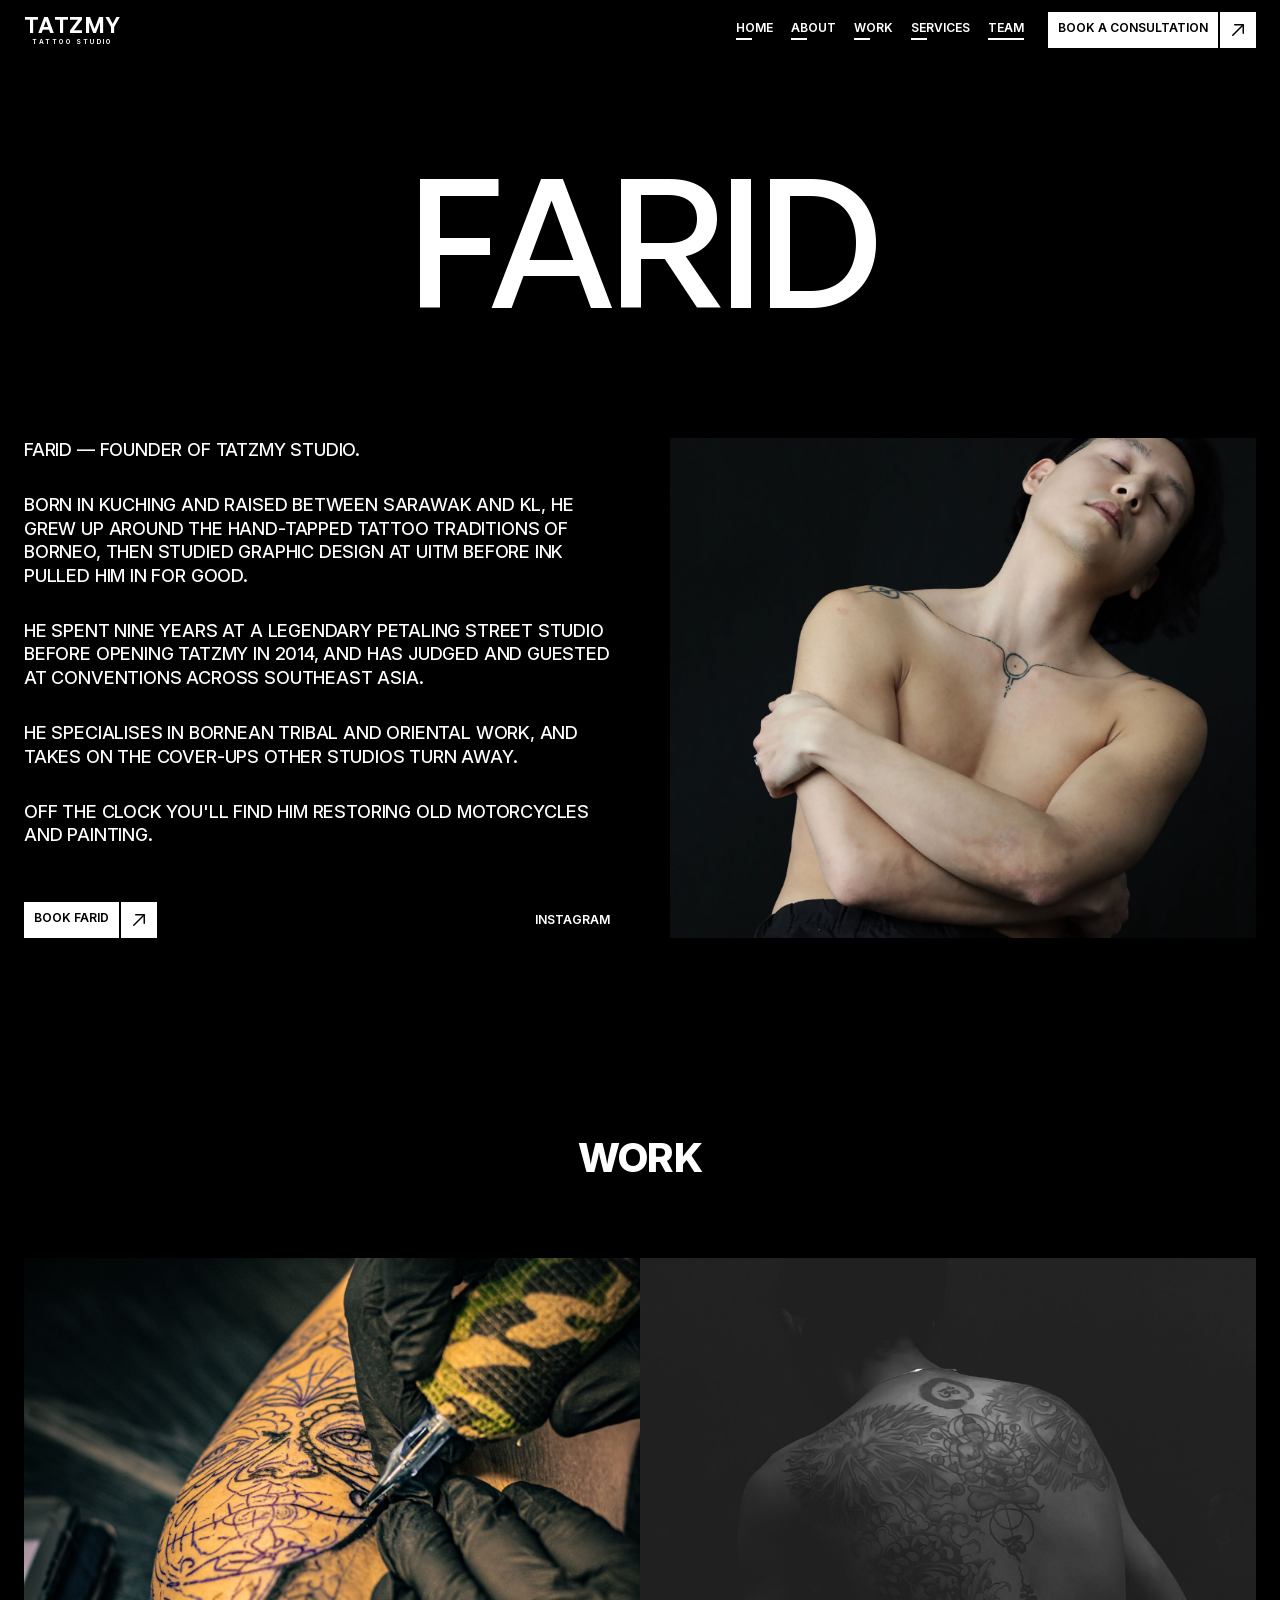
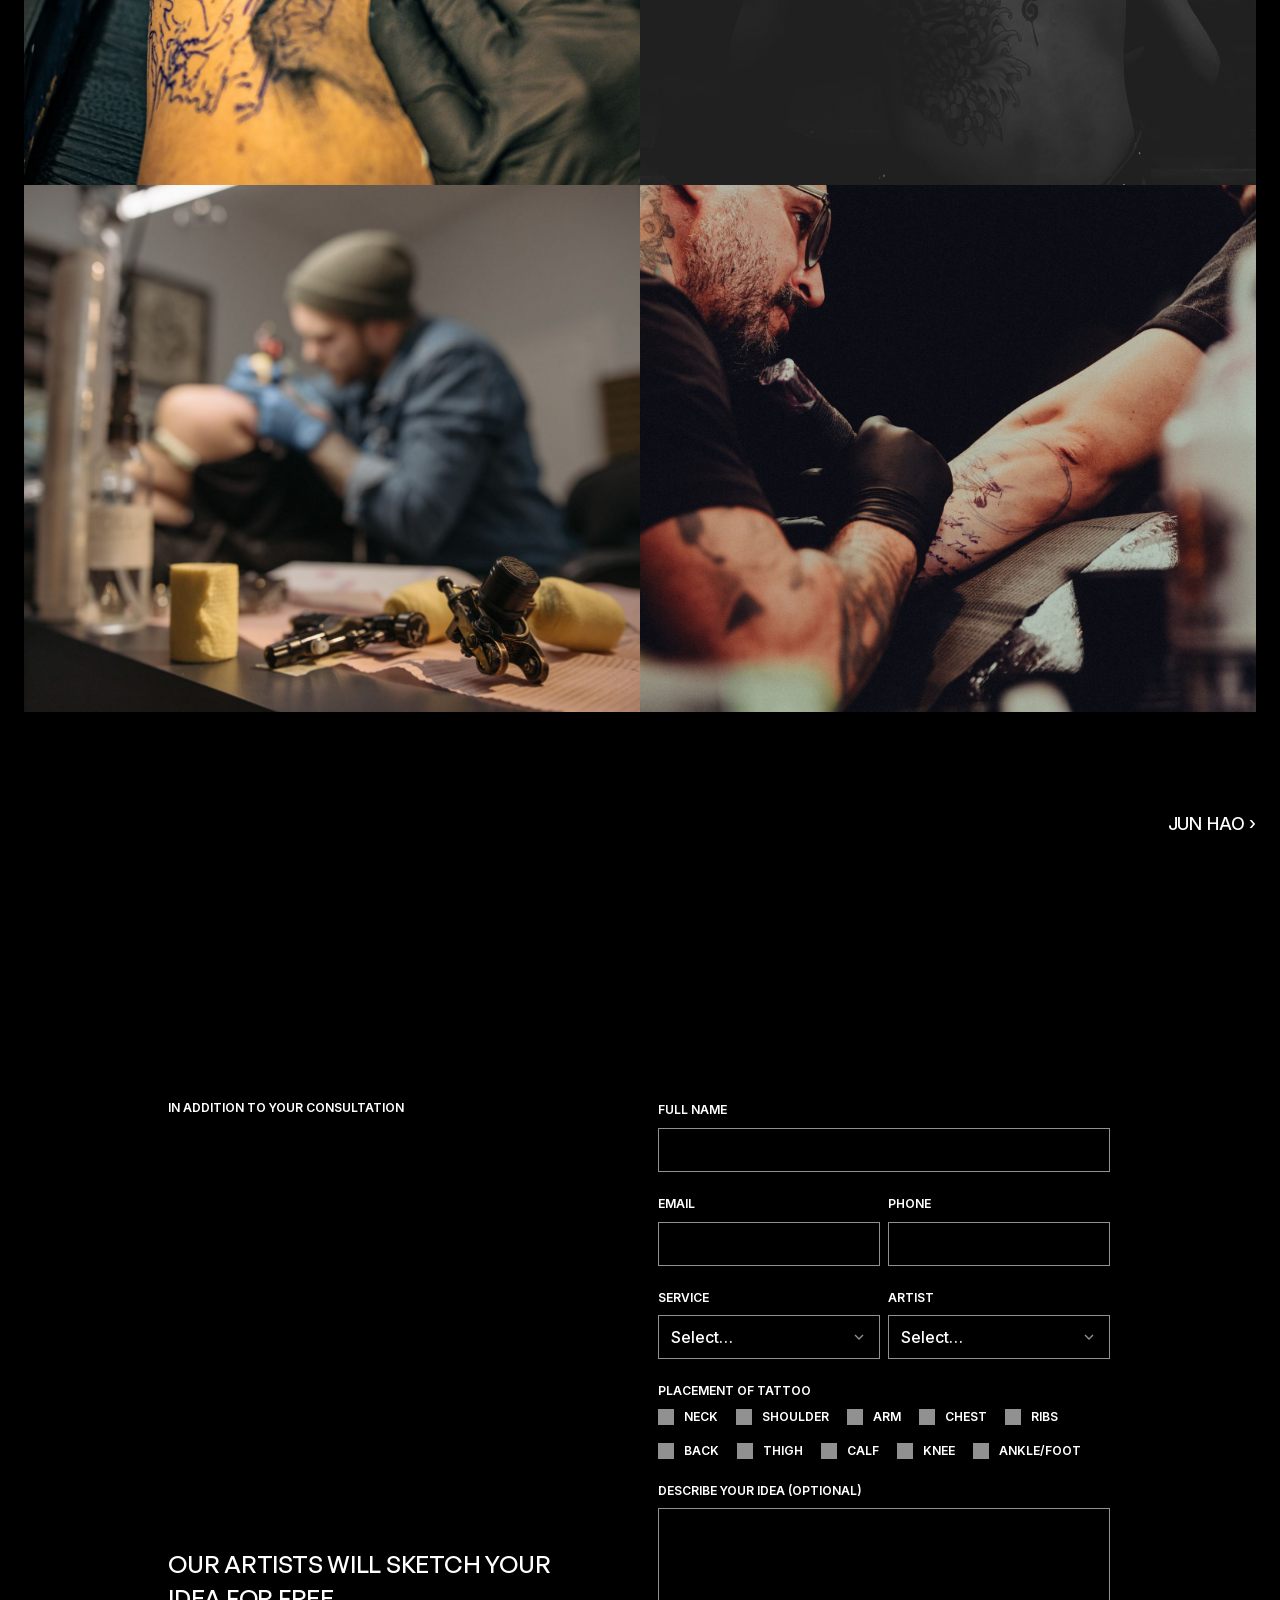
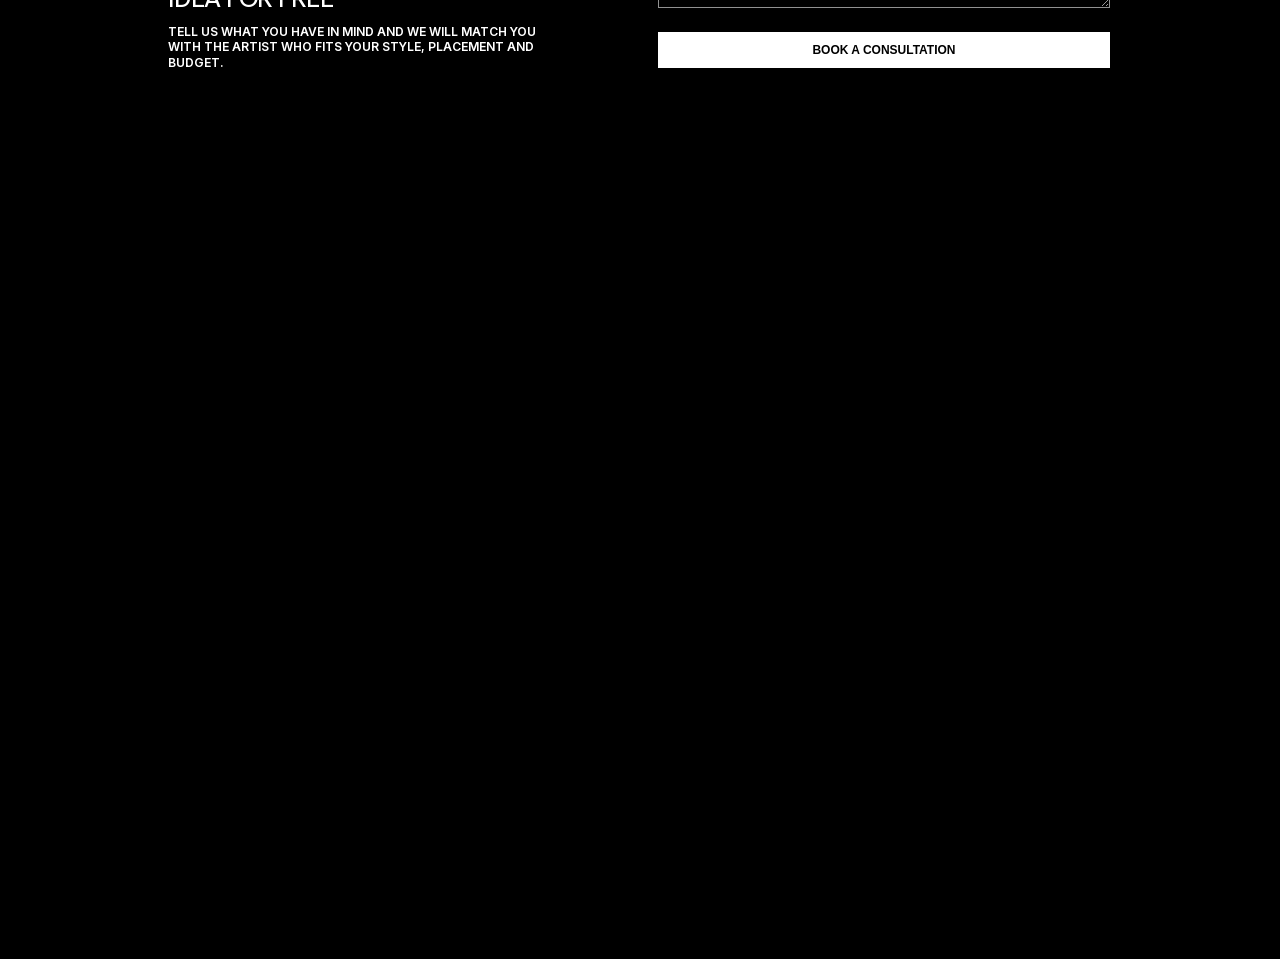
<file: team/farid/index.html>
<!DOCTYPE html>
<html lang="en">
<head>
<meta charset="UTF-8">
<meta name="viewport" content="width=device-width, initial-scale=1">
<title>FARID — TatzMy Tattoo Studio</title>
<meta name="description" content="Farid — founder of TatzMy Studio. Custom tattoos at TatzMy Studio, Kuala Lumpur.">
<link rel="icon" href="data:image/svg+xml,<svg xmlns='http://www.w3.org/2000/svg' viewBox='0 0 32 32'><rect width='32' height='32' fill='black'/><text x='16' y='22' font-family='Arial' font-size='14' font-weight='bold' fill='white' text-anchor='middle'>TZ</text></svg>">
<link rel="stylesheet" href="../../assets/css/style.css">
</head>
<body>

<header class="site-header">
  <div class="bar"><div class="container">
    <a href="../../index.html" class="logo " aria-label="TatzMy home"><span class="word">Tatzmy</span><span class="sub">Tattoo Studio</span></a>
    <div class="header-right">
      <nav class="nav-links" aria-label="Main"><a href="../../index.html" class="nav-link"><p class="t-label">Home</p><span class="dash"></span></a><a href="../../index.html#about-section" class="nav-link"><p class="t-label">About</p><span class="dash"></span></a><a href="../../work.html" class="nav-link"><p class="t-label">Work</p><span class="dash"></span></a><a href="../../index.html#services-section" class="nav-link"><p class="t-label">Services</p><span class="dash"></span></a><a href="../../team.html" class="nav-link" aria-current="page"><p class="t-label">Team</p><span class="dash"></span></a></nav>
      <a href="../../index.html#book-consultation" class="btn-pill t-label"><span class="txt">Book a consultation</span><span class="ico"><svg viewBox="0 0 24 24" fill="none" stroke="currentColor" stroke-width="1.5" stroke-linecap="round" stroke-linejoin="round" class="a1"><path d="M17.25 15.25 L17.25 6.75 L8.75 6.75"/><path d="M17 7 L6.75 17.25"/></svg><svg viewBox="0 0 24 24" fill="none" stroke="currentColor" stroke-width="1.5" stroke-linecap="round" stroke-linejoin="round" class="a2"><path d="M17.25 15.25 L17.25 6.75 L8.75 6.75"/><path d="M17 7 L6.75 17.25"/></svg></span></a>
    </div>
    <button class="burger" aria-label="Menu"><span class="l1"></span><span class="l2"></span><span class="l3"></span></button>
  </div></div>
</header>
<div class="mobile-menu">
  <div>
    <div class="group"><p class="t-meta">Menu</p><a class="big" href="../../index.html">Home</a><a class="big" href="../../index.html#about-section">About</a><a class="big" href="../../work.html">Work</a><a class="big" href="../../index.html#services-section">Services</a><a class="big" href="../../team.html">Team</a></div>
    <div class="group"><p class="t-meta">Social</p>
      <a class="big" href="https://instagram.com/tatzmy" target="_blank" rel="noopener">Instagram</a>
      <a class="big" href="https://tiktok.com/@tatzmy" target="_blank" rel="noopener">TikTok</a>
      <a class="big" href="https://facebook.com/tatzmy" target="_blank" rel="noopener">Facebook</a>
    </div>
  </div>
  <a href="../../index.html#book-consultation" class="btn-pill t-label"><span class="txt">Book a consultation</span><span class="ico"><svg viewBox="0 0 24 24" fill="none" stroke="currentColor" stroke-width="1.5" stroke-linecap="round" stroke-linejoin="round" class="a1"><path d="M17.25 15.25 L17.25 6.75 L8.75 6.75"/><path d="M17 7 L6.75 17.25"/></svg><svg viewBox="0 0 24 24" fill="none" stroke="currentColor" stroke-width="1.5" stroke-linecap="round" stroke-linejoin="round" class="a2"><path d="M17.25 15.25 L17.25 6.75 L8.75 6.75"/><path d="M17 7 L6.75 17.25"/></svg></span></a>
</div>
<div class="page">

<section class="page-hero"><h2 class="t-hero">Farid</h2></section>
<section class="section artist-about" style="padding-top:0">
  <div class="inner">
    <div class="brief">
      <div class="bio"><p class="t-body">Farid — founder of TatzMy Studio.</p><p class="t-body">Born in Kuching and raised between Sarawak and KL, he grew up around the hand-tapped tattoo traditions of Borneo, then studied graphic design at UiTM before ink pulled him in for good.</p><p class="t-body">He spent nine years at a legendary Petaling Street studio before opening TatzMy in 2014, and has judged and guested at conventions across Southeast Asia.</p><p class="t-body">He specialises in Bornean tribal and oriental work, and takes on the cover-ups other studios turn away.</p><p class="t-body">Off the clock you'll find him restoring old motorcycles and painting.</p></div>
      <div class="cta-row">
        <a href="index.html#team-booking" class="btn-pill t-label"><span class="txt">Book Farid</span><span class="ico"><svg viewBox="0 0 24 24" fill="none" stroke="currentColor" stroke-width="1.5" stroke-linecap="round" stroke-linejoin="round" class="a1"><path d="M17.25 15.25 L17.25 6.75 L8.75 6.75"/><path d="M17 7 L6.75 17.25"/></svg><svg viewBox="0 0 24 24" fill="none" stroke="currentColor" stroke-width="1.5" stroke-linecap="round" stroke-linejoin="round" class="a2"><path d="M17.25 15.25 L17.25 6.75 L8.75 6.75"/><path d="M17 7 L6.75 17.25"/></svg></span></a>
        <a class="t-label underline-link" href="https://instagram.com/tatzmy" target="_blank" rel="noopener">Instagram</a>
      </div>
    </div>
    <figure><img src="../../assets/img/portrait-farid.jpg" alt="Farid — tattoo artist" style="object-position:50% 30%"></figure>
  </div>
</section>
<section class="section artist-work">
  <div class="inner">
    <h2 class="t-section" style="text-align:center">Work</h2>
    <div class="artist-grid"><figure><img src="../../assets/img/work-01.jpg" alt="Tattoo by Farid" loading="lazy"></figure><figure><img src="../../assets/img/work-23.jpg" alt="Tattoo by Farid" loading="lazy"></figure><figure><img src="../../assets/img/work-10.jpg" alt="Tattoo by Farid" loading="lazy"></figure><figure><img src="../../assets/img/work-17.jpg" alt="Tattoo by Farid" loading="lazy"></figure></div>
  </div>
</section>
<section class="section" style="padding-top:0">
  <div class="prevnext"><span></span><p class="t-body"><a class="underline-link" href="../junhao/index.html">Jun Hao &rsaquo;</a></p></div>
</section>

<section class="section booking" id="team-booking">
  <div class="bgvid"><video autoplay muted loop playsinline src="../../assets/video/booking.mp4"></video></div>
  <div class="panel">
    <div class="content">
      <video autoplay muted loop playsinline src="../../assets/video/booking.mp4"></video>
      <div class="txt">
        <p class="t-label">In addition to your consultation</p>
        <div class="bottom">
          <p class="t-sub">Our artists will sketch your idea for free</p>
          <p class="t-label">Tell us what you have in mind and we will match you with the artist who fits your style, placement and budget.</p>
        </div>
      </div>
    </div>
    <form novalidate>
      <div class="fld"><label class="t-label" for="f-name">Full name</label>
        <input id="f-name" type="text" name="name" required></div>
      <div class="row2">
        <div class="fld"><label class="t-label" for="f-email">Email</label>
          <input id="f-email" type="email" name="email" required></div>
        <div class="fld"><label class="t-label" for="f-phone">Phone</label>
          <input id="f-phone" type="tel" name="phone" required></div>
      </div>
      <div class="row2">
        <div class="fld"><label class="t-label" for="f-service">Service</label>
          <select id="f-service" name="service" required>
            <option value="" disabled selected>Select…</option><option>Bornean Tribal</option><option>Oriental</option><option>Fine Line</option><option>Realism</option><option>Geometric</option><option>Blackwork</option><option>Neotraditional</option>
          </select></div>
        <div class="fld"><label class="t-label" for="f-artist">Artist</label>
          <select id="f-artist" name="artist">
            <option value="" disabled selected>Select…</option><option>Farid</option><option>Jun Hao</option><option>Aisyah</option><option>Wei Ming</option><option>Danial</option><option>Mei Lin</option><option>Arjun</option>
          </select></div>
      </div>
      <div class="fld"><span class="t-label">Placement of tattoo</span>
        <div class="chips"><label class="t-label"><input type="checkbox" name="placement" value="Neck">Neck</label><label class="t-label"><input type="checkbox" name="placement" value="Shoulder">Shoulder</label><label class="t-label"><input type="checkbox" name="placement" value="Arm">Arm</label><label class="t-label"><input type="checkbox" name="placement" value="Chest">Chest</label><label class="t-label"><input type="checkbox" name="placement" value="Ribs">Ribs</label><label class="t-label"><input type="checkbox" name="placement" value="Back">Back</label><label class="t-label"><input type="checkbox" name="placement" value="Thigh">Thigh</label><label class="t-label"><input type="checkbox" name="placement" value="Calf">Calf</label><label class="t-label"><input type="checkbox" name="placement" value="Knee">Knee</label><label class="t-label"><input type="checkbox" name="placement" value="Ankle/Foot">Ankle/Foot</label></div></div>
      <div class="fld"><label class="t-label" for="f-idea">Describe your idea (optional)</label>
        <textarea id="f-idea" name="idea"></textarea></div>
      <div class="hp" aria-hidden="true"><input type="text" name="website" tabindex="-1" autocomplete="off"></div>
      <button type="submit" class="t-label">Book a consultation</button>
    </form>
  </div>
</section>
</div>

<footer class="site-footer">
  <div class="container">
    <div class="footer-cols">
      <div class="footer-col"><p class="t-meta">Navigation</p><div class="links">
        <a href="../../index.html" class="t-label underline-link">Home</a>
        <a href="../../index.html#about-section" class="t-label underline-link">About</a>
        <a href="../../work.html" class="t-label underline-link">Work</a>
        <a href="../../index.html#services-section" class="t-label underline-link">Services</a>
        <a href="../../team.html" class="t-label underline-link">Team</a>
        <a href="../../404.html" class="t-label underline-link">404</a>
      </div></div>
      <div class="footer-col"><p class="t-meta">Social media</p><div class="links">
        <a href="https://instagram.com/tatzmy" class="t-label underline-link" target="_blank" rel="noopener">Instagram</a>
        <a href="https://tiktok.com/@tatzmy" class="t-label underline-link" target="_blank" rel="noopener">TikTok</a>
        <a href="https://facebook.com/tatzmy" class="t-label underline-link" target="_blank" rel="noopener">Facebook</a>
      </div></div>
      <div class="footer-col"><p class="t-meta">Contact</p><div class="links">
        <a href="mailto:hello@tatzmy.my" class="t-label underline-link">hello@tatzmy.my</a>
        <a href="tel:+60123456789" class="t-label underline-link">+60 12-345 6789</a>
        <a href="https://maps.google.com/?q=Jalan+Mesui+Bukit+Bintang+Kuala+Lumpur" class="t-label underline-link" target="_blank" rel="noopener">Find the studio</a>
      </div></div>
      <div class="footer-col"><p class="t-meta">Take a seat</p>
        <a href="../../index.html#book-consultation" class="btn-pill t-label"><span class="txt">Book a consultation</span><span class="ico"><svg viewBox="0 0 24 24" fill="none" stroke="currentColor" stroke-width="1.5" stroke-linecap="round" stroke-linejoin="round" class="a1"><path d="M17.25 15.25 L17.25 6.75 L8.75 6.75"/><path d="M17 7 L6.75 17.25"/></svg><svg viewBox="0 0 24 24" fill="none" stroke="currentColor" stroke-width="1.5" stroke-linecap="round" stroke-linejoin="round" class="a2"><path d="M17.25 15.25 L17.25 6.75 L8.75 6.75"/><path d="M17 7 L6.75 17.25"/></svg></span></a>
      </div>
    </div>
    <div class="footer-logo-ticker ticker" data-marquee data-speed="70">
      <div class="track"><h1 class="t-display">Tatzmy&ensp;tattoo&ensp;studio&ensp;—&ensp;</h1></div>
    </div>
    <div class="footer-meta">
      <div class="col"><p class="t-meta">Tatzmy 2026&copy;</p><p class="t-meta">All rights reserved</p></div>
      <div class="col"><p class="t-meta">Custom tattoos&nbsp;&middot;&nbsp;Walk-ins by luck, bookings by design</p></div>
      <p class="t-meta addr">12-2, Jalan Mesui,<br>Bukit Bintang,<br>50200 Kuala Lumpur</p>
    </div>
  </div>
</footer>
<script src="../../assets/js/main.js"></script>
</body>
</html>
</file>
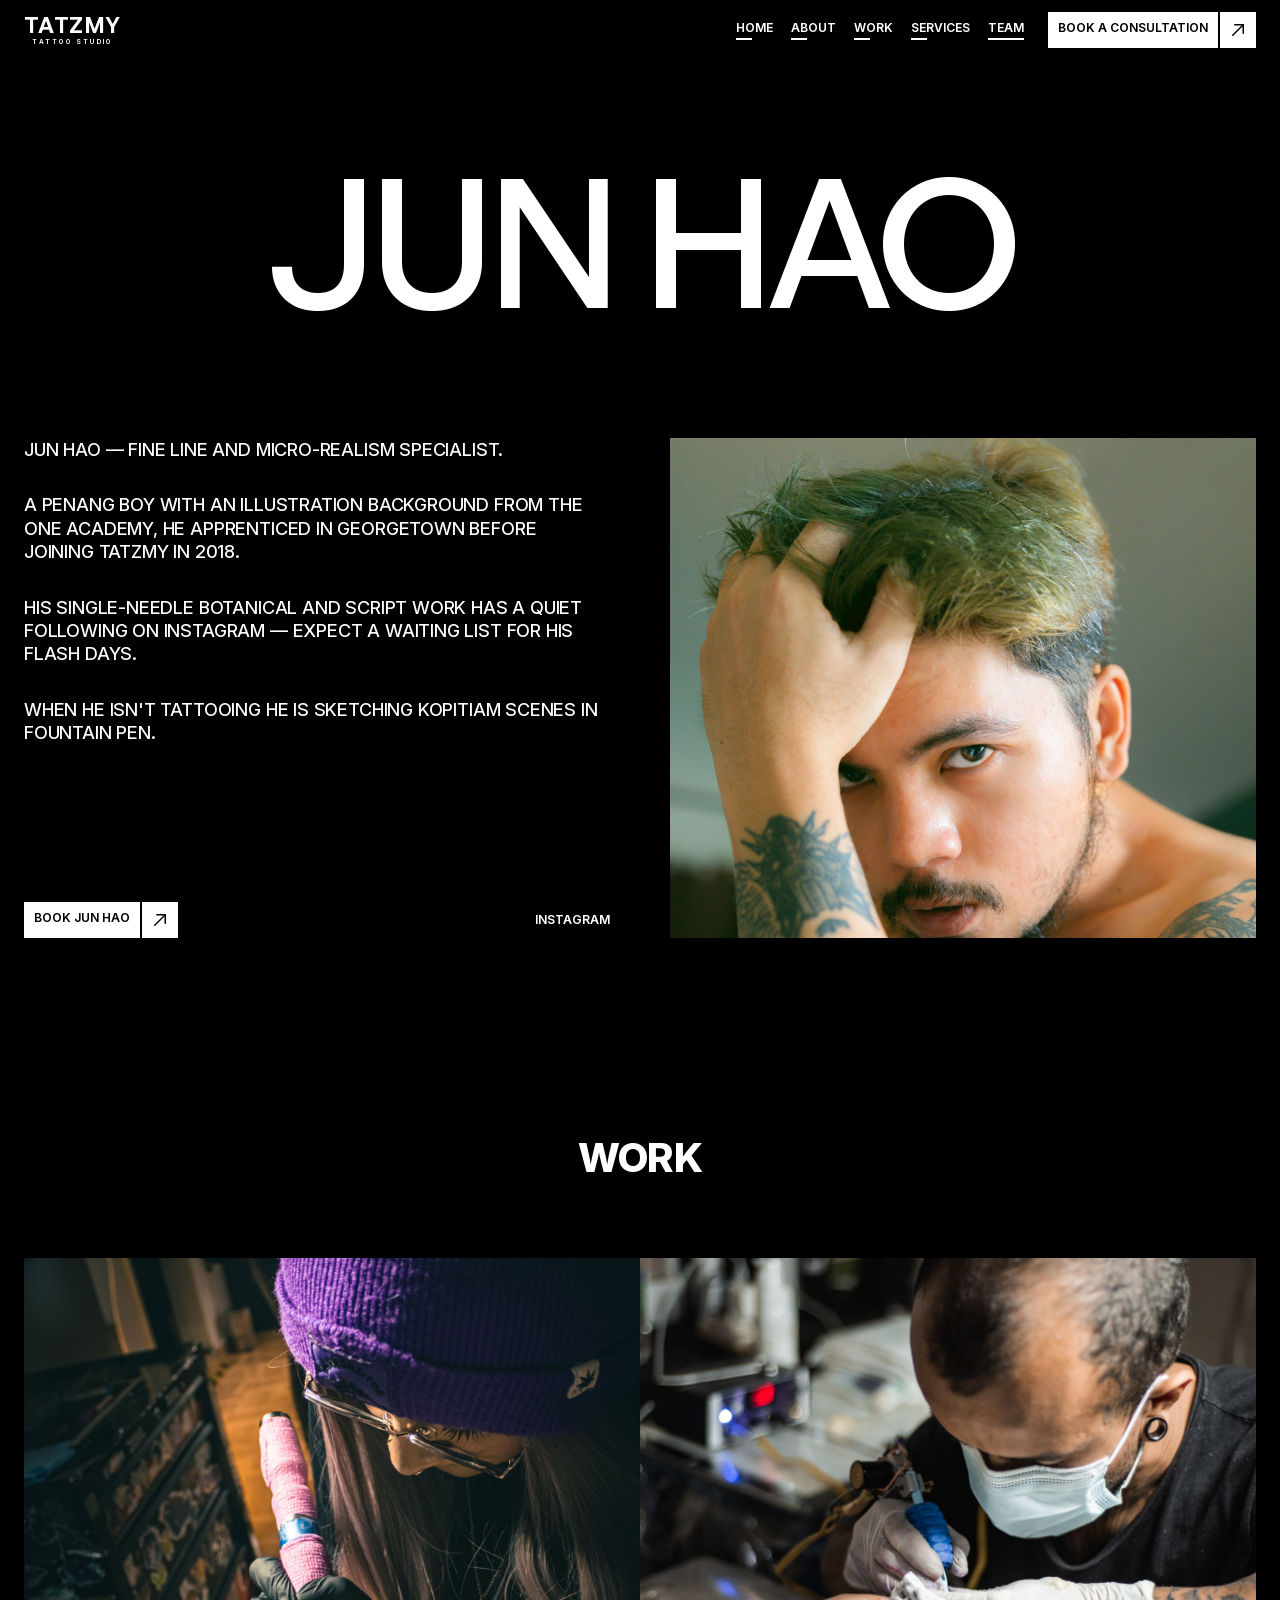
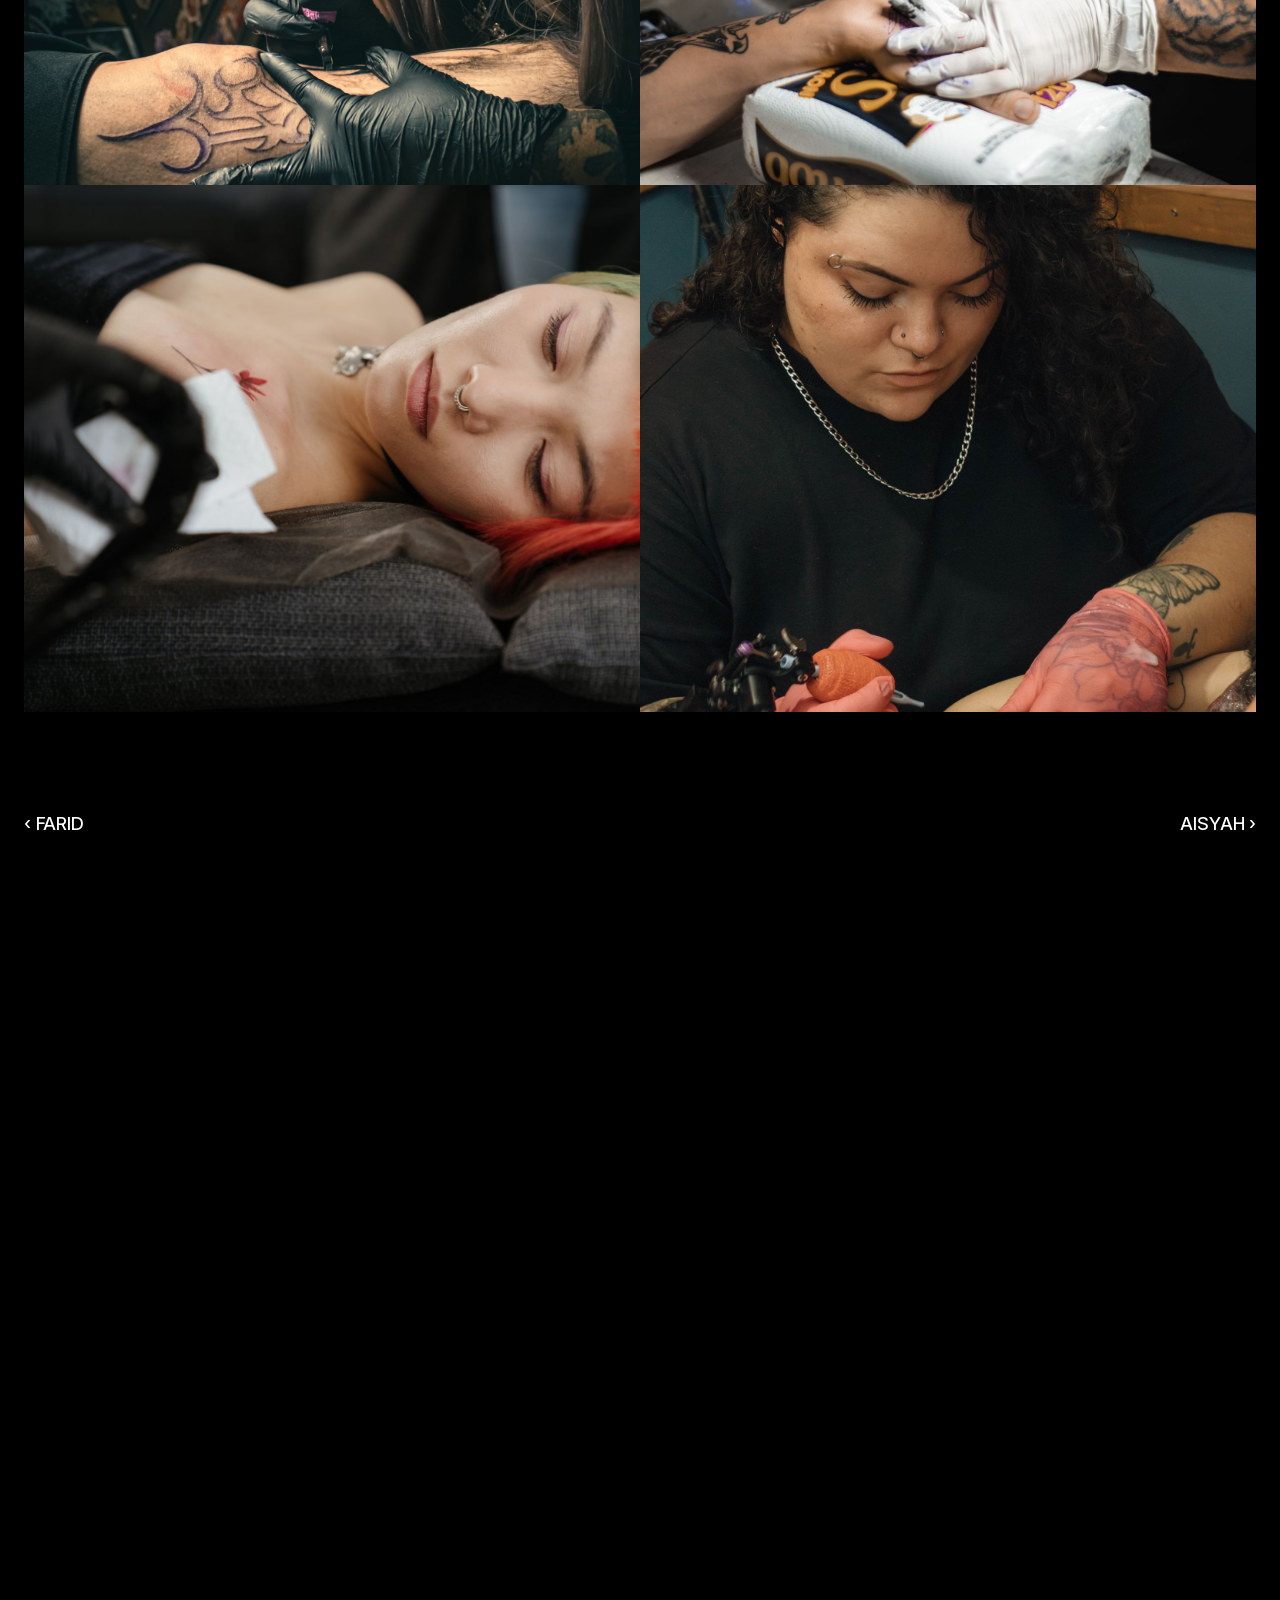
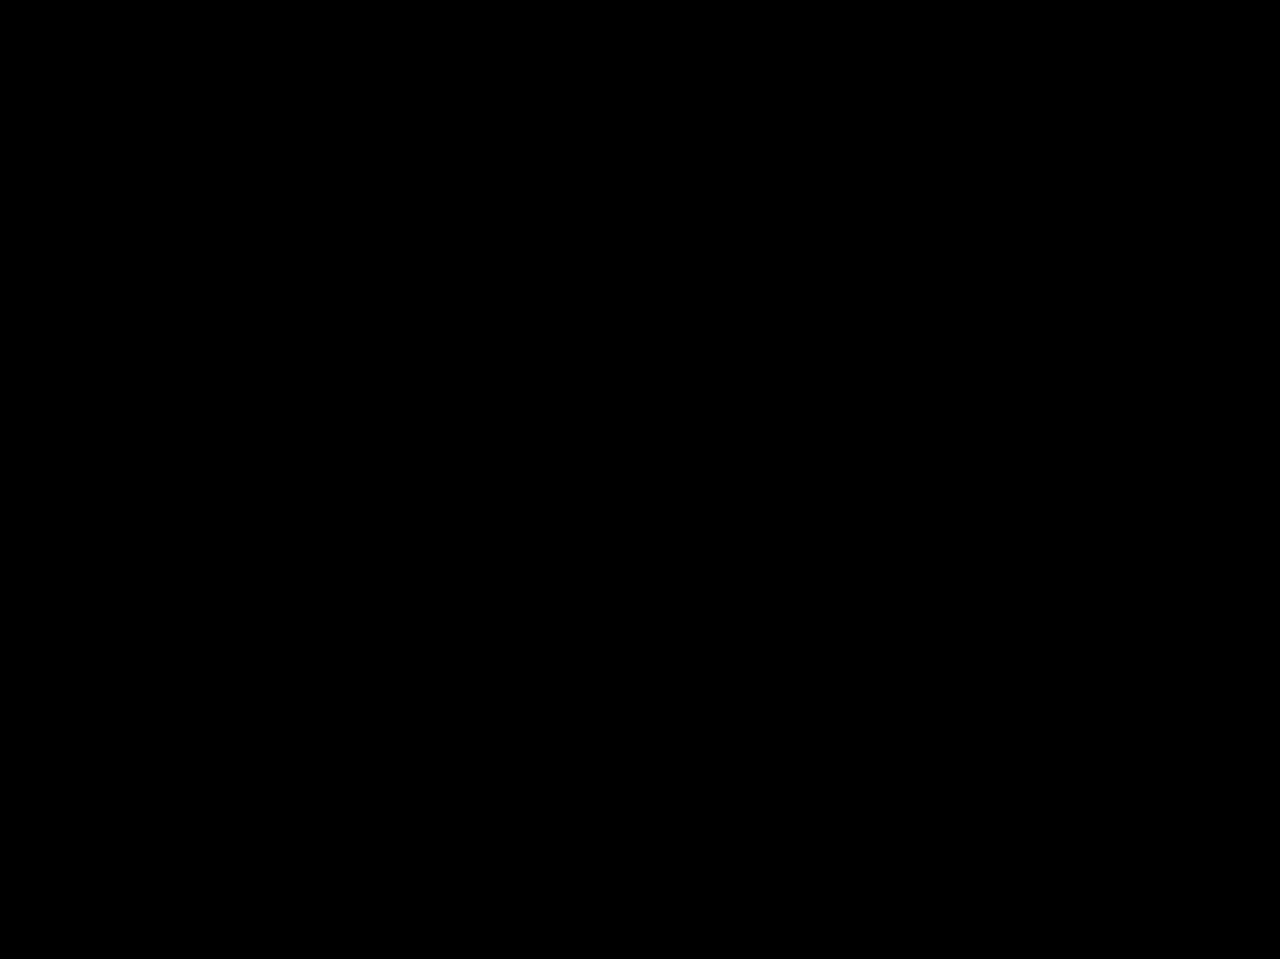
<file: team/junhao/index.html>
<!DOCTYPE html>
<html lang="en">
<head>
<meta charset="UTF-8">
<meta name="viewport" content="width=device-width, initial-scale=1">
<title>JUN HAO — TatzMy Tattoo Studio</title>
<meta name="description" content="Jun Hao — fine line specialist. Custom tattoos at TatzMy Studio, Kuala Lumpur.">
<link rel="icon" href="data:image/svg+xml,<svg xmlns='http://www.w3.org/2000/svg' viewBox='0 0 32 32'><rect width='32' height='32' fill='black'/><text x='16' y='22' font-family='Arial' font-size='14' font-weight='bold' fill='white' text-anchor='middle'>TZ</text></svg>">
<link rel="stylesheet" href="../../assets/css/style.css">
</head>
<body>

<header class="site-header">
  <div class="bar"><div class="container">
    <a href="../../index.html" class="logo " aria-label="TatzMy home"><span class="word">Tatzmy</span><span class="sub">Tattoo Studio</span></a>
    <div class="header-right">
      <nav class="nav-links" aria-label="Main"><a href="../../index.html" class="nav-link"><p class="t-label">Home</p><span class="dash"></span></a><a href="../../index.html#about-section" class="nav-link"><p class="t-label">About</p><span class="dash"></span></a><a href="../../work.html" class="nav-link"><p class="t-label">Work</p><span class="dash"></span></a><a href="../../index.html#services-section" class="nav-link"><p class="t-label">Services</p><span class="dash"></span></a><a href="../../team.html" class="nav-link" aria-current="page"><p class="t-label">Team</p><span class="dash"></span></a></nav>
      <a href="../../index.html#book-consultation" class="btn-pill t-label"><span class="txt">Book a consultation</span><span class="ico"><svg viewBox="0 0 24 24" fill="none" stroke="currentColor" stroke-width="1.5" stroke-linecap="round" stroke-linejoin="round" class="a1"><path d="M17.25 15.25 L17.25 6.75 L8.75 6.75"/><path d="M17 7 L6.75 17.25"/></svg><svg viewBox="0 0 24 24" fill="none" stroke="currentColor" stroke-width="1.5" stroke-linecap="round" stroke-linejoin="round" class="a2"><path d="M17.25 15.25 L17.25 6.75 L8.75 6.75"/><path d="M17 7 L6.75 17.25"/></svg></span></a>
    </div>
    <button class="burger" aria-label="Menu"><span class="l1"></span><span class="l2"></span><span class="l3"></span></button>
  </div></div>
</header>
<div class="mobile-menu">
  <div>
    <div class="group"><p class="t-meta">Menu</p><a class="big" href="../../index.html">Home</a><a class="big" href="../../index.html#about-section">About</a><a class="big" href="../../work.html">Work</a><a class="big" href="../../index.html#services-section">Services</a><a class="big" href="../../team.html">Team</a></div>
    <div class="group"><p class="t-meta">Social</p>
      <a class="big" href="https://instagram.com/tatzmy" target="_blank" rel="noopener">Instagram</a>
      <a class="big" href="https://tiktok.com/@tatzmy" target="_blank" rel="noopener">TikTok</a>
      <a class="big" href="https://facebook.com/tatzmy" target="_blank" rel="noopener">Facebook</a>
    </div>
  </div>
  <a href="../../index.html#book-consultation" class="btn-pill t-label"><span class="txt">Book a consultation</span><span class="ico"><svg viewBox="0 0 24 24" fill="none" stroke="currentColor" stroke-width="1.5" stroke-linecap="round" stroke-linejoin="round" class="a1"><path d="M17.25 15.25 L17.25 6.75 L8.75 6.75"/><path d="M17 7 L6.75 17.25"/></svg><svg viewBox="0 0 24 24" fill="none" stroke="currentColor" stroke-width="1.5" stroke-linecap="round" stroke-linejoin="round" class="a2"><path d="M17.25 15.25 L17.25 6.75 L8.75 6.75"/><path d="M17 7 L6.75 17.25"/></svg></span></a>
</div>
<div class="page">

<section class="page-hero"><h2 class="t-hero">Jun Hao</h2></section>
<section class="section artist-about" style="padding-top:0">
  <div class="inner">
    <div class="brief">
      <div class="bio"><p class="t-body">Jun Hao — fine line and micro-realism specialist.</p><p class="t-body">A Penang boy with an illustration background from The One Academy, he apprenticed in Georgetown before joining TatzMy in 2018.</p><p class="t-body">His single-needle botanical and script work has a quiet following on Instagram — expect a waiting list for his flash days.</p><p class="t-body">When he isn't tattooing he is sketching kopitiam scenes in fountain pen.</p></div>
      <div class="cta-row">
        <a href="index.html#team-booking" class="btn-pill t-label"><span class="txt">Book Jun Hao</span><span class="ico"><svg viewBox="0 0 24 24" fill="none" stroke="currentColor" stroke-width="1.5" stroke-linecap="round" stroke-linejoin="round" class="a1"><path d="M17.25 15.25 L17.25 6.75 L8.75 6.75"/><path d="M17 7 L6.75 17.25"/></svg><svg viewBox="0 0 24 24" fill="none" stroke="currentColor" stroke-width="1.5" stroke-linecap="round" stroke-linejoin="round" class="a2"><path d="M17.25 15.25 L17.25 6.75 L8.75 6.75"/><path d="M17 7 L6.75 17.25"/></svg></span></a>
        <a class="t-label underline-link" href="https://instagram.com/tatzmy" target="_blank" rel="noopener">Instagram</a>
      </div>
    </div>
    <figure><img src="../../assets/img/portrait-junhao.jpg" alt="Jun Hao — tattoo artist" style="object-position:50% 28%"></figure>
  </div>
</section>
<section class="section artist-work">
  <div class="inner">
    <h2 class="t-section" style="text-align:center">Work</h2>
    <div class="artist-grid"><figure><img src="../../assets/img/work-03.jpg" alt="Tattoo by Jun Hao" loading="lazy"></figure><figure><img src="../../assets/img/work-07.jpg" alt="Tattoo by Jun Hao" loading="lazy"></figure><figure><img src="../../assets/img/work-24.jpg" alt="Tattoo by Jun Hao" loading="lazy"></figure><figure><img src="../../assets/img/work-05.jpg" alt="Tattoo by Jun Hao" loading="lazy"></figure></div>
  </div>
</section>
<section class="section" style="padding-top:0">
  <div class="prevnext"><p class="t-body"><a class="underline-link" href="../farid/index.html">&lsaquo; Farid</a></p><p class="t-body"><a class="underline-link" href="../aisyah/index.html">Aisyah &rsaquo;</a></p></div>
</section>

<section class="section booking" id="team-booking">
  <div class="bgvid"><video autoplay muted loop playsinline src="../../assets/video/booking.mp4"></video></div>
  <div class="panel">
    <div class="content">
      <video autoplay muted loop playsinline src="../../assets/video/booking.mp4"></video>
      <div class="txt">
        <p class="t-label">In addition to your consultation</p>
        <div class="bottom">
          <p class="t-sub">Our artists will sketch your idea for free</p>
          <p class="t-label">Tell us what you have in mind and we will match you with the artist who fits your style, placement and budget.</p>
        </div>
      </div>
    </div>
    <form novalidate>
      <div class="fld"><label class="t-label" for="f-name">Full name</label>
        <input id="f-name" type="text" name="name" required></div>
      <div class="row2">
        <div class="fld"><label class="t-label" for="f-email">Email</label>
          <input id="f-email" type="email" name="email" required></div>
        <div class="fld"><label class="t-label" for="f-phone">Phone</label>
          <input id="f-phone" type="tel" name="phone" required></div>
      </div>
      <div class="row2">
        <div class="fld"><label class="t-label" for="f-service">Service</label>
          <select id="f-service" name="service" required>
            <option value="" disabled selected>Select…</option><option>Bornean Tribal</option><option>Oriental</option><option>Fine Line</option><option>Realism</option><option>Geometric</option><option>Blackwork</option><option>Neotraditional</option>
          </select></div>
        <div class="fld"><label class="t-label" for="f-artist">Artist</label>
          <select id="f-artist" name="artist">
            <option value="" disabled selected>Select…</option><option>Farid</option><option>Jun Hao</option><option>Aisyah</option><option>Wei Ming</option><option>Danial</option><option>Mei Lin</option><option>Arjun</option>
          </select></div>
      </div>
      <div class="fld"><span class="t-label">Placement of tattoo</span>
        <div class="chips"><label class="t-label"><input type="checkbox" name="placement" value="Neck">Neck</label><label class="t-label"><input type="checkbox" name="placement" value="Shoulder">Shoulder</label><label class="t-label"><input type="checkbox" name="placement" value="Arm">Arm</label><label class="t-label"><input type="checkbox" name="placement" value="Chest">Chest</label><label class="t-label"><input type="checkbox" name="placement" value="Ribs">Ribs</label><label class="t-label"><input type="checkbox" name="placement" value="Back">Back</label><label class="t-label"><input type="checkbox" name="placement" value="Thigh">Thigh</label><label class="t-label"><input type="checkbox" name="placement" value="Calf">Calf</label><label class="t-label"><input type="checkbox" name="placement" value="Knee">Knee</label><label class="t-label"><input type="checkbox" name="placement" value="Ankle/Foot">Ankle/Foot</label></div></div>
      <div class="fld"><label class="t-label" for="f-idea">Describe your idea (optional)</label>
        <textarea id="f-idea" name="idea"></textarea></div>
      <div class="hp" aria-hidden="true"><input type="text" name="website" tabindex="-1" autocomplete="off"></div>
      <button type="submit" class="t-label">Book a consultation</button>
    </form>
  </div>
</section>
</div>

<footer class="site-footer">
  <div class="container">
    <div class="footer-cols">
      <div class="footer-col"><p class="t-meta">Navigation</p><div class="links">
        <a href="../../index.html" class="t-label underline-link">Home</a>
        <a href="../../index.html#about-section" class="t-label underline-link">About</a>
        <a href="../../work.html" class="t-label underline-link">Work</a>
        <a href="../../index.html#services-section" class="t-label underline-link">Services</a>
        <a href="../../team.html" class="t-label underline-link">Team</a>
        <a href="../../404.html" class="t-label underline-link">404</a>
      </div></div>
      <div class="footer-col"><p class="t-meta">Social media</p><div class="links">
        <a href="https://instagram.com/tatzmy" class="t-label underline-link" target="_blank" rel="noopener">Instagram</a>
        <a href="https://tiktok.com/@tatzmy" class="t-label underline-link" target="_blank" rel="noopener">TikTok</a>
        <a href="https://facebook.com/tatzmy" class="t-label underline-link" target="_blank" rel="noopener">Facebook</a>
      </div></div>
      <div class="footer-col"><p class="t-meta">Contact</p><div class="links">
        <a href="mailto:hello@tatzmy.my" class="t-label underline-link">hello@tatzmy.my</a>
        <a href="tel:+60123456789" class="t-label underline-link">+60 12-345 6789</a>
        <a href="https://maps.google.com/?q=Jalan+Mesui+Bukit+Bintang+Kuala+Lumpur" class="t-label underline-link" target="_blank" rel="noopener">Find the studio</a>
      </div></div>
      <div class="footer-col"><p class="t-meta">Take a seat</p>
        <a href="../../index.html#book-consultation" class="btn-pill t-label"><span class="txt">Book a consultation</span><span class="ico"><svg viewBox="0 0 24 24" fill="none" stroke="currentColor" stroke-width="1.5" stroke-linecap="round" stroke-linejoin="round" class="a1"><path d="M17.25 15.25 L17.25 6.75 L8.75 6.75"/><path d="M17 7 L6.75 17.25"/></svg><svg viewBox="0 0 24 24" fill="none" stroke="currentColor" stroke-width="1.5" stroke-linecap="round" stroke-linejoin="round" class="a2"><path d="M17.25 15.25 L17.25 6.75 L8.75 6.75"/><path d="M17 7 L6.75 17.25"/></svg></span></a>
      </div>
    </div>
    <div class="footer-logo-ticker ticker" data-marquee data-speed="70">
      <div class="track"><h1 class="t-display">Tatzmy&ensp;tattoo&ensp;studio&ensp;—&ensp;</h1></div>
    </div>
    <div class="footer-meta">
      <div class="col"><p class="t-meta">Tatzmy 2026&copy;</p><p class="t-meta">All rights reserved</p></div>
      <div class="col"><p class="t-meta">Custom tattoos&nbsp;&middot;&nbsp;Walk-ins by luck, bookings by design</p></div>
      <p class="t-meta addr">12-2, Jalan Mesui,<br>Bukit Bintang,<br>50200 Kuala Lumpur</p>
    </div>
  </div>
</footer>
<script src="../../assets/js/main.js"></script>
</body>
</html>
</file>
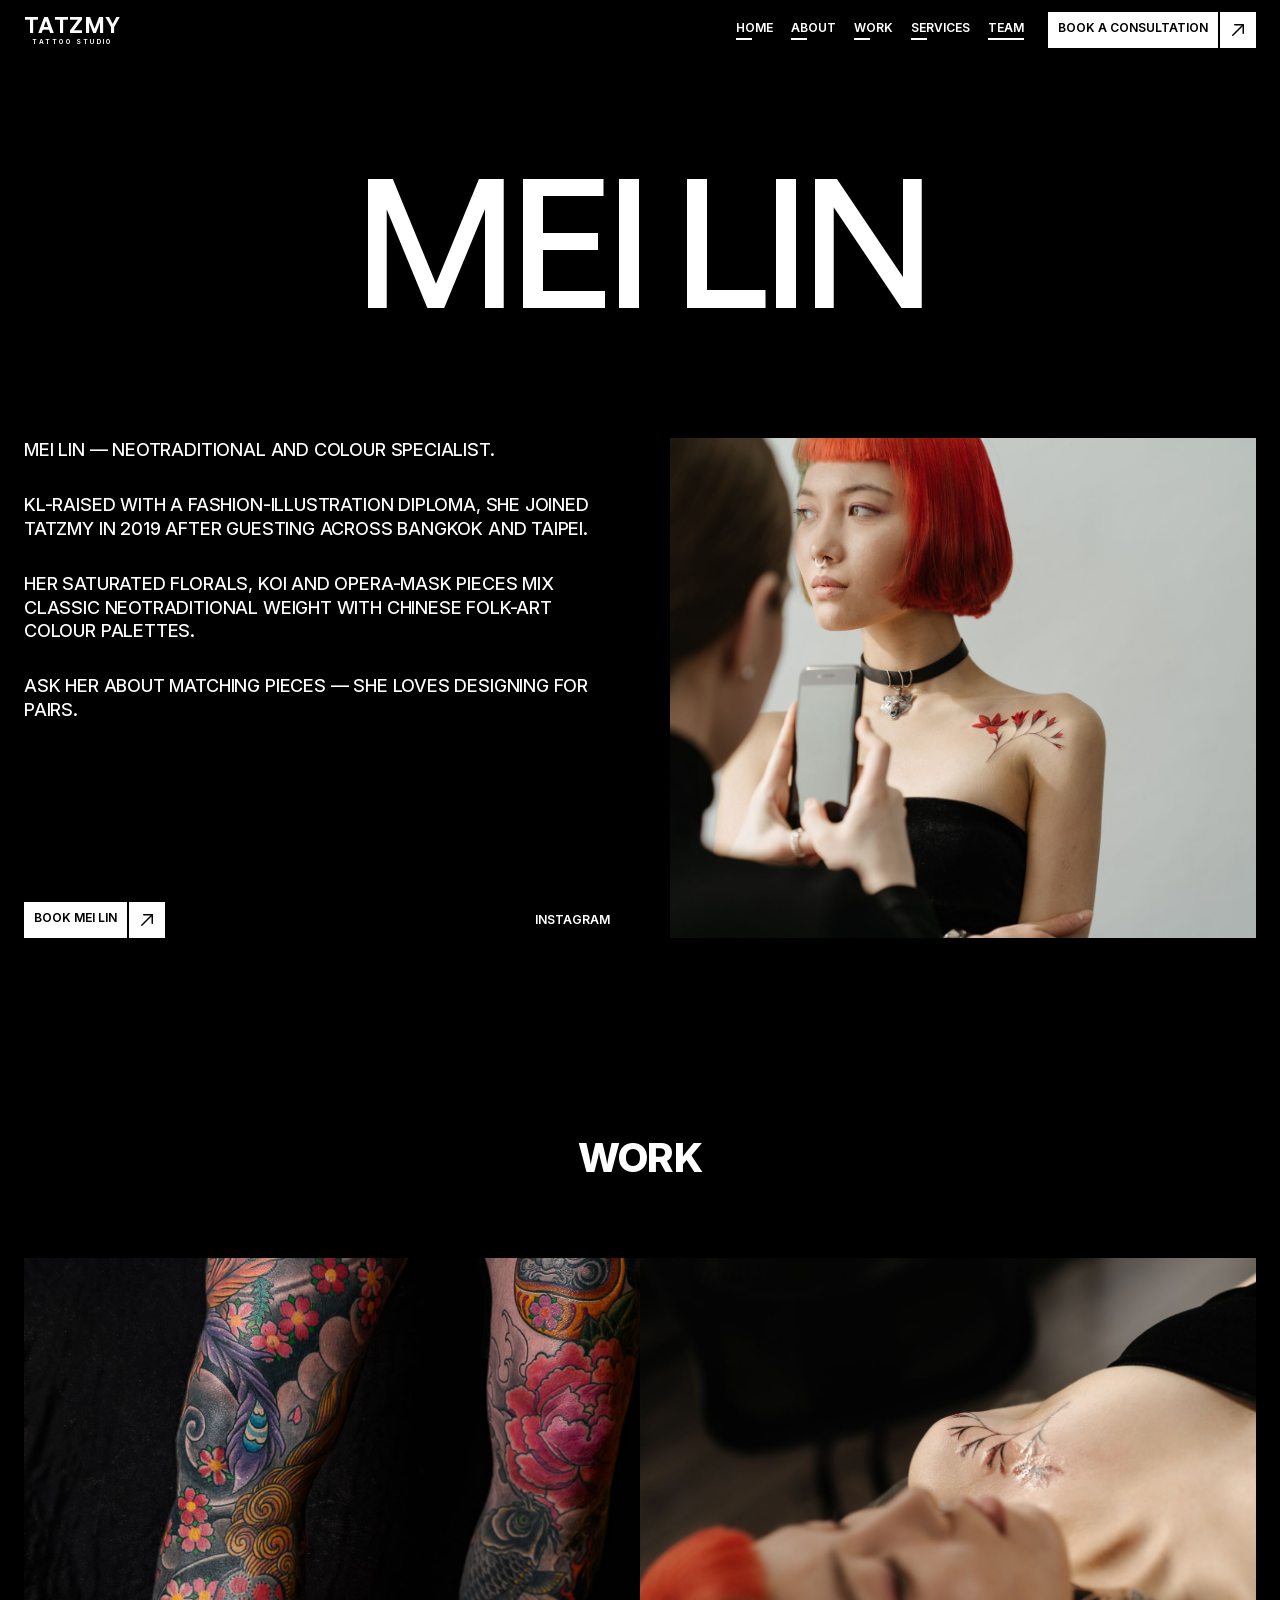
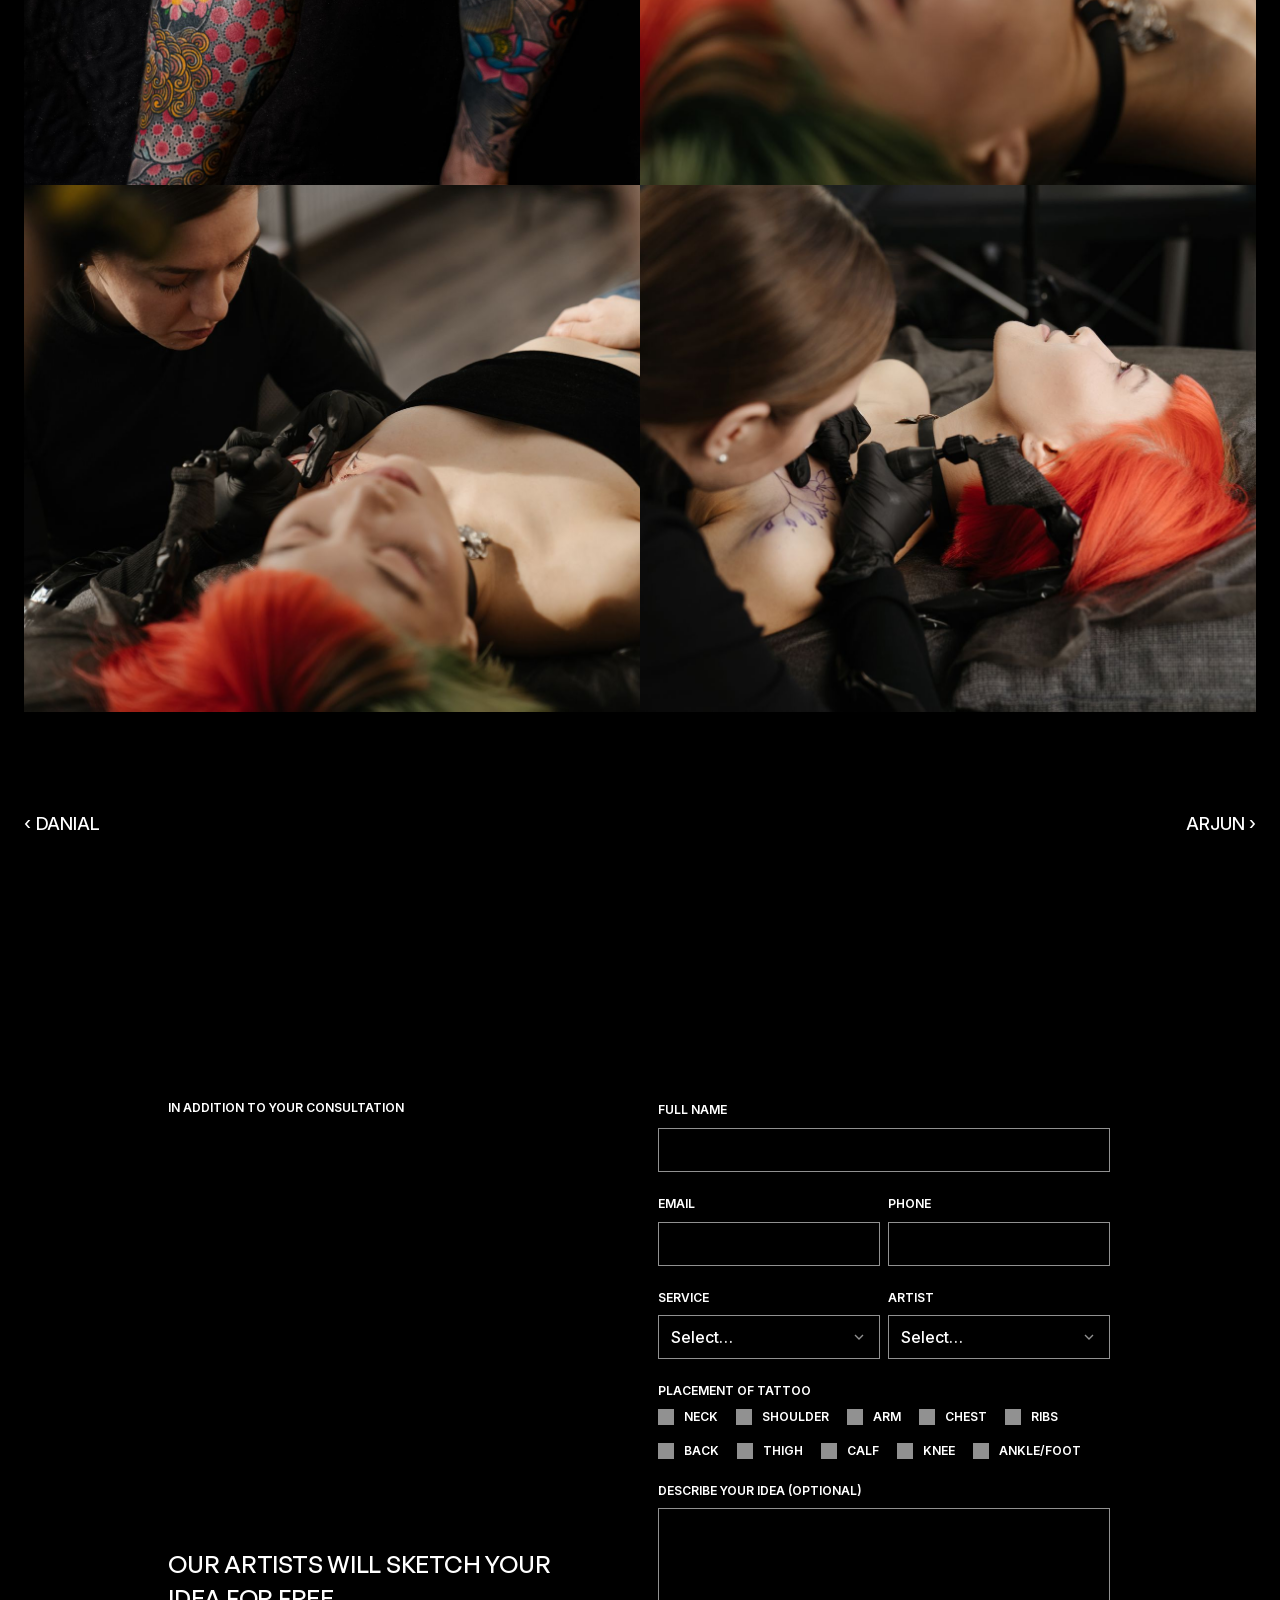
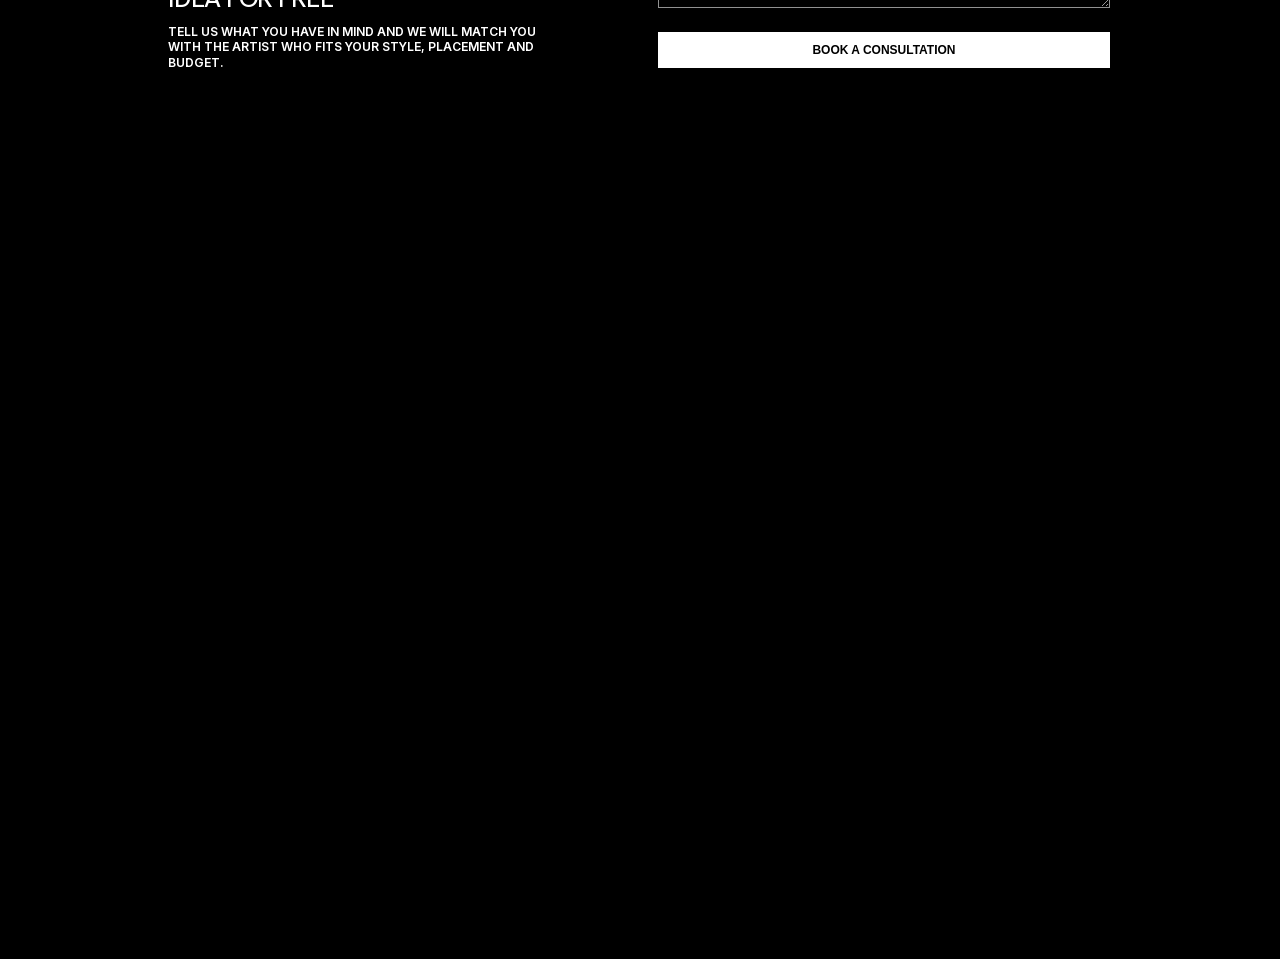
<file: team/meilin/index.html>
<!DOCTYPE html>
<html lang="en">
<head>
<meta charset="UTF-8">
<meta name="viewport" content="width=device-width, initial-scale=1">
<title>MEI LIN — TatzMy Tattoo Studio</title>
<meta name="description" content="Mei Lin — neotraditional artist. Custom tattoos at TatzMy Studio, Kuala Lumpur.">
<link rel="icon" href="data:image/svg+xml,<svg xmlns='http://www.w3.org/2000/svg' viewBox='0 0 32 32'><rect width='32' height='32' fill='black'/><text x='16' y='22' font-family='Arial' font-size='14' font-weight='bold' fill='white' text-anchor='middle'>TZ</text></svg>">
<link rel="stylesheet" href="../../assets/css/style.css">
</head>
<body>

<header class="site-header">
  <div class="bar"><div class="container">
    <a href="../../index.html" class="logo " aria-label="TatzMy home"><span class="word">Tatzmy</span><span class="sub">Tattoo Studio</span></a>
    <div class="header-right">
      <nav class="nav-links" aria-label="Main"><a href="../../index.html" class="nav-link"><p class="t-label">Home</p><span class="dash"></span></a><a href="../../index.html#about-section" class="nav-link"><p class="t-label">About</p><span class="dash"></span></a><a href="../../work.html" class="nav-link"><p class="t-label">Work</p><span class="dash"></span></a><a href="../../index.html#services-section" class="nav-link"><p class="t-label">Services</p><span class="dash"></span></a><a href="../../team.html" class="nav-link" aria-current="page"><p class="t-label">Team</p><span class="dash"></span></a></nav>
      <a href="../../index.html#book-consultation" class="btn-pill t-label"><span class="txt">Book a consultation</span><span class="ico"><svg viewBox="0 0 24 24" fill="none" stroke="currentColor" stroke-width="1.5" stroke-linecap="round" stroke-linejoin="round" class="a1"><path d="M17.25 15.25 L17.25 6.75 L8.75 6.75"/><path d="M17 7 L6.75 17.25"/></svg><svg viewBox="0 0 24 24" fill="none" stroke="currentColor" stroke-width="1.5" stroke-linecap="round" stroke-linejoin="round" class="a2"><path d="M17.25 15.25 L17.25 6.75 L8.75 6.75"/><path d="M17 7 L6.75 17.25"/></svg></span></a>
    </div>
    <button class="burger" aria-label="Menu"><span class="l1"></span><span class="l2"></span><span class="l3"></span></button>
  </div></div>
</header>
<div class="mobile-menu">
  <div>
    <div class="group"><p class="t-meta">Menu</p><a class="big" href="../../index.html">Home</a><a class="big" href="../../index.html#about-section">About</a><a class="big" href="../../work.html">Work</a><a class="big" href="../../index.html#services-section">Services</a><a class="big" href="../../team.html">Team</a></div>
    <div class="group"><p class="t-meta">Social</p>
      <a class="big" href="https://instagram.com/tatzmy" target="_blank" rel="noopener">Instagram</a>
      <a class="big" href="https://tiktok.com/@tatzmy" target="_blank" rel="noopener">TikTok</a>
      <a class="big" href="https://facebook.com/tatzmy" target="_blank" rel="noopener">Facebook</a>
    </div>
  </div>
  <a href="../../index.html#book-consultation" class="btn-pill t-label"><span class="txt">Book a consultation</span><span class="ico"><svg viewBox="0 0 24 24" fill="none" stroke="currentColor" stroke-width="1.5" stroke-linecap="round" stroke-linejoin="round" class="a1"><path d="M17.25 15.25 L17.25 6.75 L8.75 6.75"/><path d="M17 7 L6.75 17.25"/></svg><svg viewBox="0 0 24 24" fill="none" stroke="currentColor" stroke-width="1.5" stroke-linecap="round" stroke-linejoin="round" class="a2"><path d="M17.25 15.25 L17.25 6.75 L8.75 6.75"/><path d="M17 7 L6.75 17.25"/></svg></span></a>
</div>
<div class="page">

<section class="page-hero"><h2 class="t-hero">Mei Lin</h2></section>
<section class="section artist-about" style="padding-top:0">
  <div class="inner">
    <div class="brief">
      <div class="bio"><p class="t-body">Mei Lin — neotraditional and colour specialist.</p><p class="t-body">KL-raised with a fashion-illustration diploma, she joined TatzMy in 2019 after guesting across Bangkok and Taipei.</p><p class="t-body">Her saturated florals, koi and opera-mask pieces mix classic neotraditional weight with Chinese folk-art colour palettes.</p><p class="t-body">Ask her about matching pieces — she loves designing for pairs.</p></div>
      <div class="cta-row">
        <a href="index.html#team-booking" class="btn-pill t-label"><span class="txt">Book Mei Lin</span><span class="ico"><svg viewBox="0 0 24 24" fill="none" stroke="currentColor" stroke-width="1.5" stroke-linecap="round" stroke-linejoin="round" class="a1"><path d="M17.25 15.25 L17.25 6.75 L8.75 6.75"/><path d="M17 7 L6.75 17.25"/></svg><svg viewBox="0 0 24 24" fill="none" stroke="currentColor" stroke-width="1.5" stroke-linecap="round" stroke-linejoin="round" class="a2"><path d="M17.25 15.25 L17.25 6.75 L8.75 6.75"/><path d="M17 7 L6.75 17.25"/></svg></span></a>
        <a class="t-label underline-link" href="https://instagram.com/tatzmy" target="_blank" rel="noopener">Instagram</a>
      </div>
    </div>
    <figure><img src="../../assets/img/portrait-meilin.jpg" alt="Mei Lin — tattoo artist" style="object-position:50% 40%"></figure>
  </div>
</section>
<section class="section artist-work">
  <div class="inner">
    <h2 class="t-section" style="text-align:center">Work</h2>
    <div class="artist-grid"><figure><img src="../../assets/img/work-22.jpg" alt="Tattoo by Mei Lin" loading="lazy"></figure><figure><img src="../../assets/img/work-25.jpg" alt="Tattoo by Mei Lin" loading="lazy"></figure><figure><img src="../../assets/img/work-26.jpg" alt="Tattoo by Mei Lin" loading="lazy"></figure><figure><img src="../../assets/img/work-27.jpg" alt="Tattoo by Mei Lin" loading="lazy"></figure></div>
  </div>
</section>
<section class="section" style="padding-top:0">
  <div class="prevnext"><p class="t-body"><a class="underline-link" href="../danial/index.html">&lsaquo; Danial</a></p><p class="t-body"><a class="underline-link" href="../arjun/index.html">Arjun &rsaquo;</a></p></div>
</section>

<section class="section booking" id="team-booking">
  <div class="bgvid"><video autoplay muted loop playsinline src="../../assets/video/booking.mp4"></video></div>
  <div class="panel">
    <div class="content">
      <video autoplay muted loop playsinline src="../../assets/video/booking.mp4"></video>
      <div class="txt">
        <p class="t-label">In addition to your consultation</p>
        <div class="bottom">
          <p class="t-sub">Our artists will sketch your idea for free</p>
          <p class="t-label">Tell us what you have in mind and we will match you with the artist who fits your style, placement and budget.</p>
        </div>
      </div>
    </div>
    <form novalidate>
      <div class="fld"><label class="t-label" for="f-name">Full name</label>
        <input id="f-name" type="text" name="name" required></div>
      <div class="row2">
        <div class="fld"><label class="t-label" for="f-email">Email</label>
          <input id="f-email" type="email" name="email" required></div>
        <div class="fld"><label class="t-label" for="f-phone">Phone</label>
          <input id="f-phone" type="tel" name="phone" required></div>
      </div>
      <div class="row2">
        <div class="fld"><label class="t-label" for="f-service">Service</label>
          <select id="f-service" name="service" required>
            <option value="" disabled selected>Select…</option><option>Bornean Tribal</option><option>Oriental</option><option>Fine Line</option><option>Realism</option><option>Geometric</option><option>Blackwork</option><option>Neotraditional</option>
          </select></div>
        <div class="fld"><label class="t-label" for="f-artist">Artist</label>
          <select id="f-artist" name="artist">
            <option value="" disabled selected>Select…</option><option>Farid</option><option>Jun Hao</option><option>Aisyah</option><option>Wei Ming</option><option>Danial</option><option>Mei Lin</option><option>Arjun</option>
          </select></div>
      </div>
      <div class="fld"><span class="t-label">Placement of tattoo</span>
        <div class="chips"><label class="t-label"><input type="checkbox" name="placement" value="Neck">Neck</label><label class="t-label"><input type="checkbox" name="placement" value="Shoulder">Shoulder</label><label class="t-label"><input type="checkbox" name="placement" value="Arm">Arm</label><label class="t-label"><input type="checkbox" name="placement" value="Chest">Chest</label><label class="t-label"><input type="checkbox" name="placement" value="Ribs">Ribs</label><label class="t-label"><input type="checkbox" name="placement" value="Back">Back</label><label class="t-label"><input type="checkbox" name="placement" value="Thigh">Thigh</label><label class="t-label"><input type="checkbox" name="placement" value="Calf">Calf</label><label class="t-label"><input type="checkbox" name="placement" value="Knee">Knee</label><label class="t-label"><input type="checkbox" name="placement" value="Ankle/Foot">Ankle/Foot</label></div></div>
      <div class="fld"><label class="t-label" for="f-idea">Describe your idea (optional)</label>
        <textarea id="f-idea" name="idea"></textarea></div>
      <div class="hp" aria-hidden="true"><input type="text" name="website" tabindex="-1" autocomplete="off"></div>
      <button type="submit" class="t-label">Book a consultation</button>
    </form>
  </div>
</section>
</div>

<footer class="site-footer">
  <div class="container">
    <div class="footer-cols">
      <div class="footer-col"><p class="t-meta">Navigation</p><div class="links">
        <a href="../../index.html" class="t-label underline-link">Home</a>
        <a href="../../index.html#about-section" class="t-label underline-link">About</a>
        <a href="../../work.html" class="t-label underline-link">Work</a>
        <a href="../../index.html#services-section" class="t-label underline-link">Services</a>
        <a href="../../team.html" class="t-label underline-link">Team</a>
        <a href="../../404.html" class="t-label underline-link">404</a>
      </div></div>
      <div class="footer-col"><p class="t-meta">Social media</p><div class="links">
        <a href="https://instagram.com/tatzmy" class="t-label underline-link" target="_blank" rel="noopener">Instagram</a>
        <a href="https://tiktok.com/@tatzmy" class="t-label underline-link" target="_blank" rel="noopener">TikTok</a>
        <a href="https://facebook.com/tatzmy" class="t-label underline-link" target="_blank" rel="noopener">Facebook</a>
      </div></div>
      <div class="footer-col"><p class="t-meta">Contact</p><div class="links">
        <a href="mailto:hello@tatzmy.my" class="t-label underline-link">hello@tatzmy.my</a>
        <a href="tel:+60123456789" class="t-label underline-link">+60 12-345 6789</a>
        <a href="https://maps.google.com/?q=Jalan+Mesui+Bukit+Bintang+Kuala+Lumpur" class="t-label underline-link" target="_blank" rel="noopener">Find the studio</a>
      </div></div>
      <div class="footer-col"><p class="t-meta">Take a seat</p>
        <a href="../../index.html#book-consultation" class="btn-pill t-label"><span class="txt">Book a consultation</span><span class="ico"><svg viewBox="0 0 24 24" fill="none" stroke="currentColor" stroke-width="1.5" stroke-linecap="round" stroke-linejoin="round" class="a1"><path d="M17.25 15.25 L17.25 6.75 L8.75 6.75"/><path d="M17 7 L6.75 17.25"/></svg><svg viewBox="0 0 24 24" fill="none" stroke="currentColor" stroke-width="1.5" stroke-linecap="round" stroke-linejoin="round" class="a2"><path d="M17.25 15.25 L17.25 6.75 L8.75 6.75"/><path d="M17 7 L6.75 17.25"/></svg></span></a>
      </div>
    </div>
    <div class="footer-logo-ticker ticker" data-marquee data-speed="70">
      <div class="track"><h1 class="t-display">Tatzmy&ensp;tattoo&ensp;studio&ensp;—&ensp;</h1></div>
    </div>
    <div class="footer-meta">
      <div class="col"><p class="t-meta">Tatzmy 2026&copy;</p><p class="t-meta">All rights reserved</p></div>
      <div class="col"><p class="t-meta">Custom tattoos&nbsp;&middot;&nbsp;Walk-ins by luck, bookings by design</p></div>
      <p class="t-meta addr">12-2, Jalan Mesui,<br>Bukit Bintang,<br>50200 Kuala Lumpur</p>
    </div>
  </div>
</footer>
<script src="../../assets/js/main.js"></script>
</body>
</html>
</file>
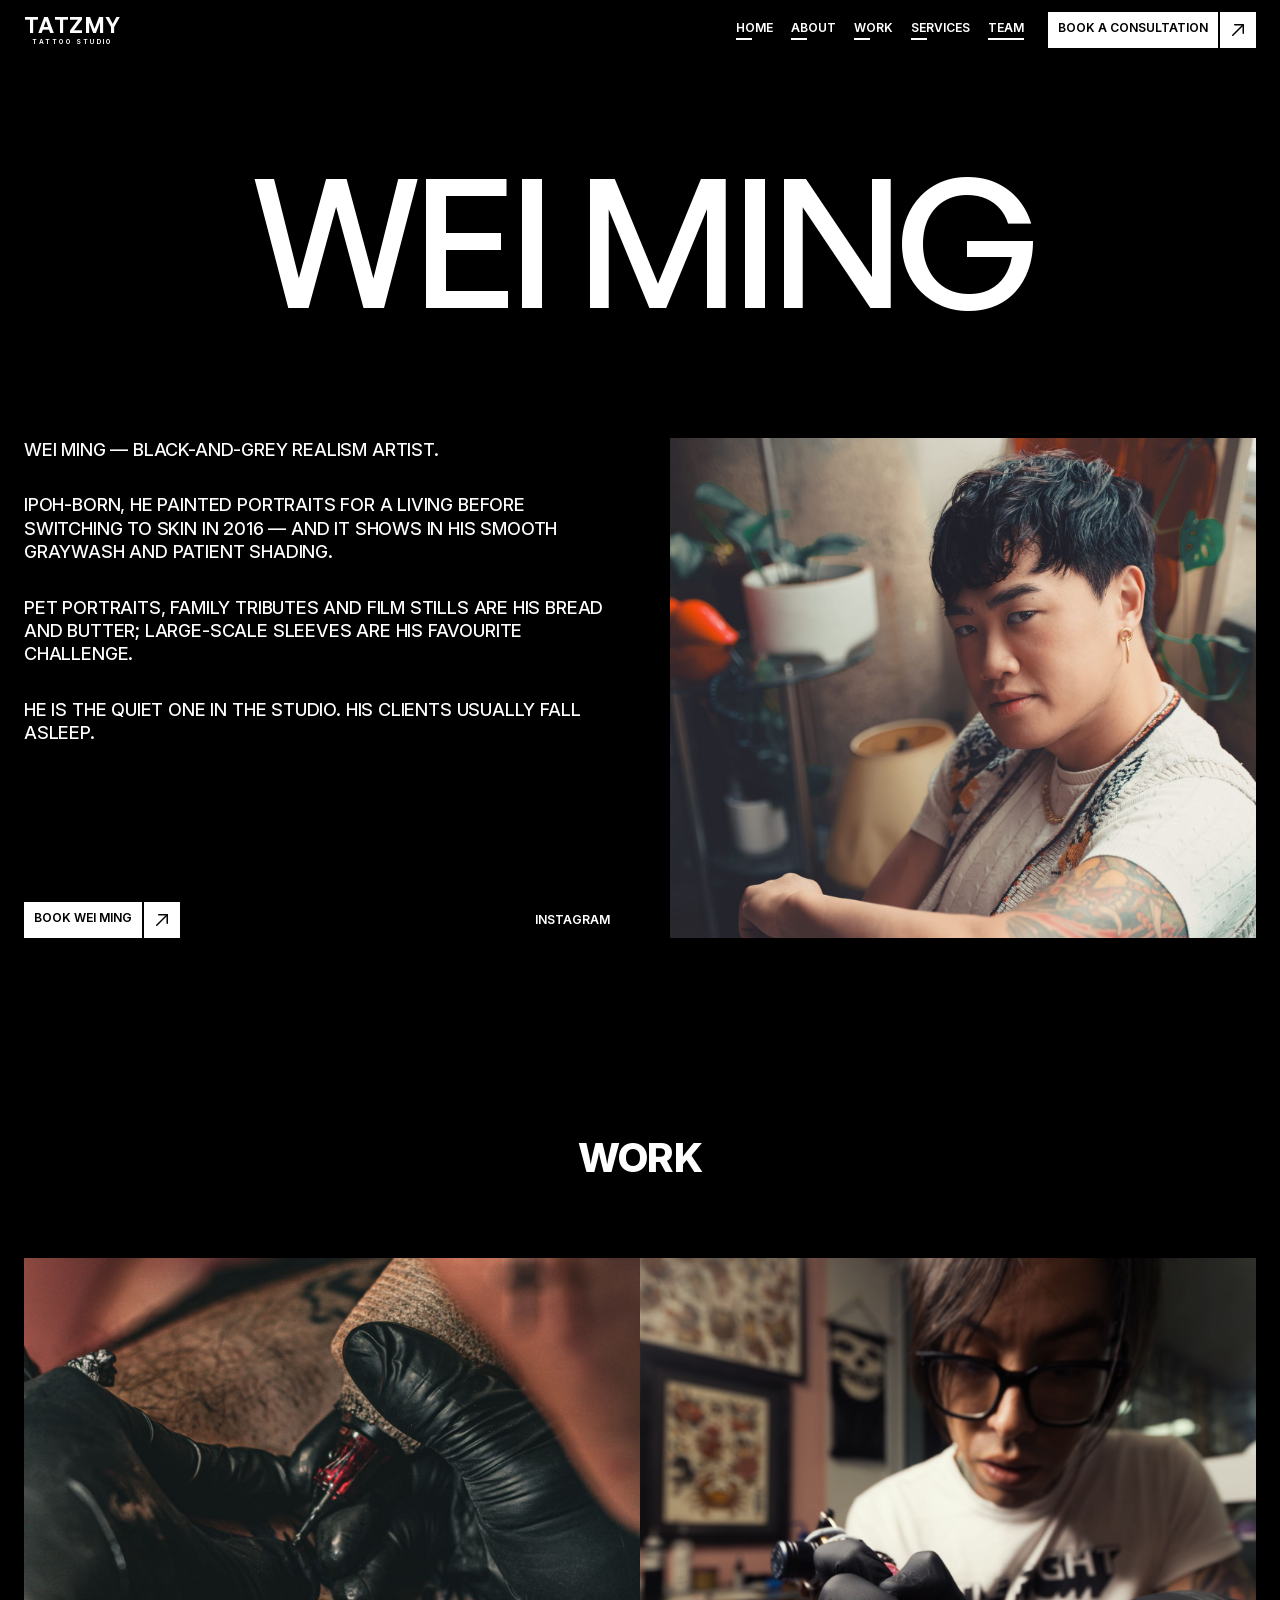
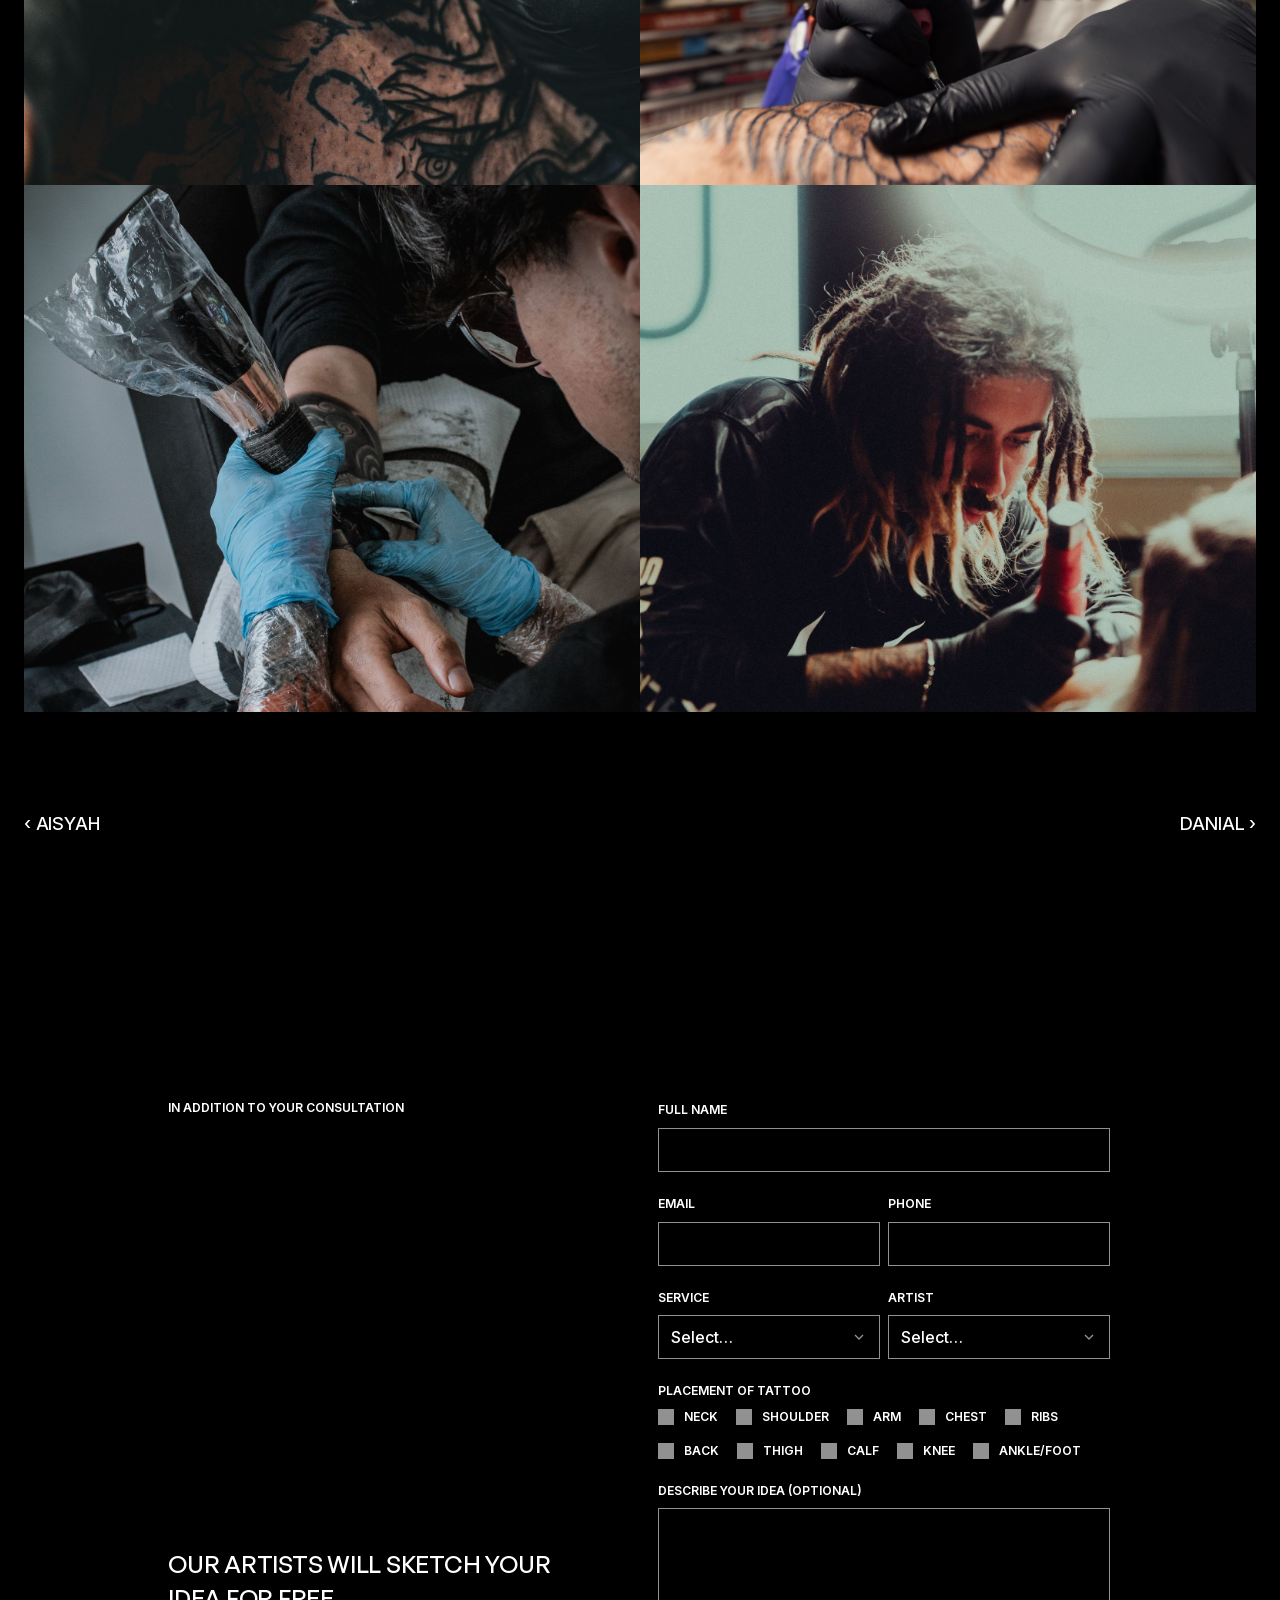
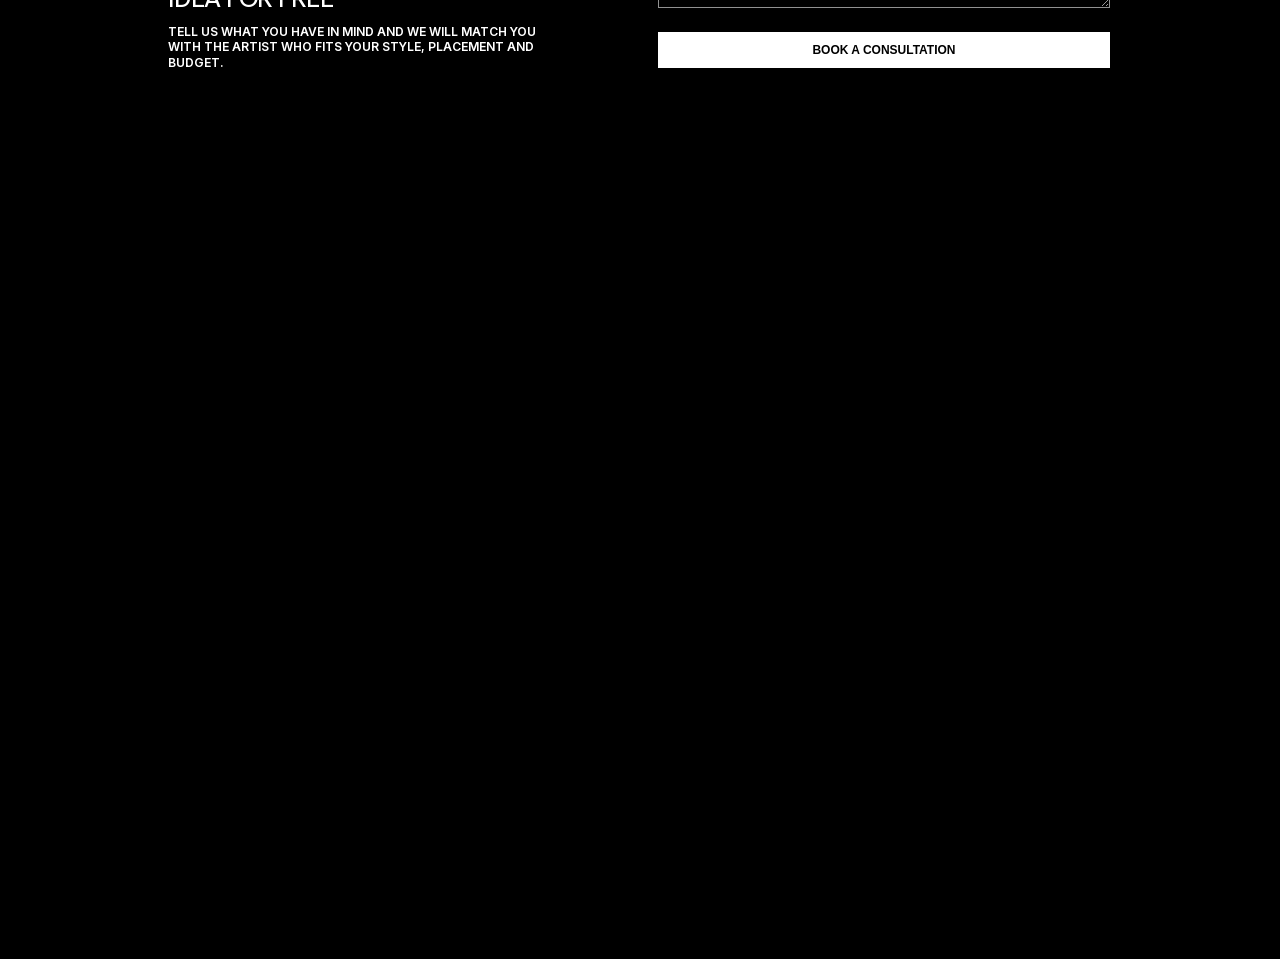
<file: team/weiming/index.html>
<!DOCTYPE html>
<html lang="en">
<head>
<meta charset="UTF-8">
<meta name="viewport" content="width=device-width, initial-scale=1">
<title>WEI MING — TatzMy Tattoo Studio</title>
<meta name="description" content="Wei Ming — realism artist. Custom tattoos at TatzMy Studio, Kuala Lumpur.">
<link rel="icon" href="data:image/svg+xml,<svg xmlns='http://www.w3.org/2000/svg' viewBox='0 0 32 32'><rect width='32' height='32' fill='black'/><text x='16' y='22' font-family='Arial' font-size='14' font-weight='bold' fill='white' text-anchor='middle'>TZ</text></svg>">
<link rel="stylesheet" href="../../assets/css/style.css">
</head>
<body>

<header class="site-header">
  <div class="bar"><div class="container">
    <a href="../../index.html" class="logo " aria-label="TatzMy home"><span class="word">Tatzmy</span><span class="sub">Tattoo Studio</span></a>
    <div class="header-right">
      <nav class="nav-links" aria-label="Main"><a href="../../index.html" class="nav-link"><p class="t-label">Home</p><span class="dash"></span></a><a href="../../index.html#about-section" class="nav-link"><p class="t-label">About</p><span class="dash"></span></a><a href="../../work.html" class="nav-link"><p class="t-label">Work</p><span class="dash"></span></a><a href="../../index.html#services-section" class="nav-link"><p class="t-label">Services</p><span class="dash"></span></a><a href="../../team.html" class="nav-link" aria-current="page"><p class="t-label">Team</p><span class="dash"></span></a></nav>
      <a href="../../index.html#book-consultation" class="btn-pill t-label"><span class="txt">Book a consultation</span><span class="ico"><svg viewBox="0 0 24 24" fill="none" stroke="currentColor" stroke-width="1.5" stroke-linecap="round" stroke-linejoin="round" class="a1"><path d="M17.25 15.25 L17.25 6.75 L8.75 6.75"/><path d="M17 7 L6.75 17.25"/></svg><svg viewBox="0 0 24 24" fill="none" stroke="currentColor" stroke-width="1.5" stroke-linecap="round" stroke-linejoin="round" class="a2"><path d="M17.25 15.25 L17.25 6.75 L8.75 6.75"/><path d="M17 7 L6.75 17.25"/></svg></span></a>
    </div>
    <button class="burger" aria-label="Menu"><span class="l1"></span><span class="l2"></span><span class="l3"></span></button>
  </div></div>
</header>
<div class="mobile-menu">
  <div>
    <div class="group"><p class="t-meta">Menu</p><a class="big" href="../../index.html">Home</a><a class="big" href="../../index.html#about-section">About</a><a class="big" href="../../work.html">Work</a><a class="big" href="../../index.html#services-section">Services</a><a class="big" href="../../team.html">Team</a></div>
    <div class="group"><p class="t-meta">Social</p>
      <a class="big" href="https://instagram.com/tatzmy" target="_blank" rel="noopener">Instagram</a>
      <a class="big" href="https://tiktok.com/@tatzmy" target="_blank" rel="noopener">TikTok</a>
      <a class="big" href="https://facebook.com/tatzmy" target="_blank" rel="noopener">Facebook</a>
    </div>
  </div>
  <a href="../../index.html#book-consultation" class="btn-pill t-label"><span class="txt">Book a consultation</span><span class="ico"><svg viewBox="0 0 24 24" fill="none" stroke="currentColor" stroke-width="1.5" stroke-linecap="round" stroke-linejoin="round" class="a1"><path d="M17.25 15.25 L17.25 6.75 L8.75 6.75"/><path d="M17 7 L6.75 17.25"/></svg><svg viewBox="0 0 24 24" fill="none" stroke="currentColor" stroke-width="1.5" stroke-linecap="round" stroke-linejoin="round" class="a2"><path d="M17.25 15.25 L17.25 6.75 L8.75 6.75"/><path d="M17 7 L6.75 17.25"/></svg></span></a>
</div>
<div class="page">

<section class="page-hero"><h2 class="t-hero">Wei Ming</h2></section>
<section class="section artist-about" style="padding-top:0">
  <div class="inner">
    <div class="brief">
      <div class="bio"><p class="t-body">Wei Ming — black-and-grey realism artist.</p><p class="t-body">Ipoh-born, he painted portraits for a living before switching to skin in 2016 — and it shows in his smooth graywash and patient shading.</p><p class="t-body">Pet portraits, family tributes and film stills are his bread and butter; large-scale sleeves are his favourite challenge.</p><p class="t-body">He is the quiet one in the studio. His clients usually fall asleep.</p></div>
      <div class="cta-row">
        <a href="index.html#team-booking" class="btn-pill t-label"><span class="txt">Book Wei Ming</span><span class="ico"><svg viewBox="0 0 24 24" fill="none" stroke="currentColor" stroke-width="1.5" stroke-linecap="round" stroke-linejoin="round" class="a1"><path d="M17.25 15.25 L17.25 6.75 L8.75 6.75"/><path d="M17 7 L6.75 17.25"/></svg><svg viewBox="0 0 24 24" fill="none" stroke="currentColor" stroke-width="1.5" stroke-linecap="round" stroke-linejoin="round" class="a2"><path d="M17.25 15.25 L17.25 6.75 L8.75 6.75"/><path d="M17 7 L6.75 17.25"/></svg></span></a>
        <a class="t-label underline-link" href="https://instagram.com/tatzmy" target="_blank" rel="noopener">Instagram</a>
      </div>
    </div>
    <figure><img src="../../assets/img/portrait-weiming.jpg" alt="Wei Ming — tattoo artist" style="object-position:50% 30%"></figure>
  </div>
</section>
<section class="section artist-work">
  <div class="inner">
    <h2 class="t-section" style="text-align:center">Work</h2>
    <div class="artist-grid"><figure><img src="../../assets/img/work-02.jpg" alt="Tattoo by Wei Ming" loading="lazy"></figure><figure><img src="../../assets/img/work-04.jpg" alt="Tattoo by Wei Ming" loading="lazy"></figure><figure><img src="../../assets/img/work-06.jpg" alt="Tattoo by Wei Ming" loading="lazy"></figure><figure><img src="../../assets/img/work-18.jpg" alt="Tattoo by Wei Ming" loading="lazy"></figure></div>
  </div>
</section>
<section class="section" style="padding-top:0">
  <div class="prevnext"><p class="t-body"><a class="underline-link" href="../aisyah/index.html">&lsaquo; Aisyah</a></p><p class="t-body"><a class="underline-link" href="../danial/index.html">Danial &rsaquo;</a></p></div>
</section>

<section class="section booking" id="team-booking">
  <div class="bgvid"><video autoplay muted loop playsinline src="../../assets/video/booking.mp4"></video></div>
  <div class="panel">
    <div class="content">
      <video autoplay muted loop playsinline src="../../assets/video/booking.mp4"></video>
      <div class="txt">
        <p class="t-label">In addition to your consultation</p>
        <div class="bottom">
          <p class="t-sub">Our artists will sketch your idea for free</p>
          <p class="t-label">Tell us what you have in mind and we will match you with the artist who fits your style, placement and budget.</p>
        </div>
      </div>
    </div>
    <form novalidate>
      <div class="fld"><label class="t-label" for="f-name">Full name</label>
        <input id="f-name" type="text" name="name" required></div>
      <div class="row2">
        <div class="fld"><label class="t-label" for="f-email">Email</label>
          <input id="f-email" type="email" name="email" required></div>
        <div class="fld"><label class="t-label" for="f-phone">Phone</label>
          <input id="f-phone" type="tel" name="phone" required></div>
      </div>
      <div class="row2">
        <div class="fld"><label class="t-label" for="f-service">Service</label>
          <select id="f-service" name="service" required>
            <option value="" disabled selected>Select…</option><option>Bornean Tribal</option><option>Oriental</option><option>Fine Line</option><option>Realism</option><option>Geometric</option><option>Blackwork</option><option>Neotraditional</option>
          </select></div>
        <div class="fld"><label class="t-label" for="f-artist">Artist</label>
          <select id="f-artist" name="artist">
            <option value="" disabled selected>Select…</option><option>Farid</option><option>Jun Hao</option><option>Aisyah</option><option>Wei Ming</option><option>Danial</option><option>Mei Lin</option><option>Arjun</option>
          </select></div>
      </div>
      <div class="fld"><span class="t-label">Placement of tattoo</span>
        <div class="chips"><label class="t-label"><input type="checkbox" name="placement" value="Neck">Neck</label><label class="t-label"><input type="checkbox" name="placement" value="Shoulder">Shoulder</label><label class="t-label"><input type="checkbox" name="placement" value="Arm">Arm</label><label class="t-label"><input type="checkbox" name="placement" value="Chest">Chest</label><label class="t-label"><input type="checkbox" name="placement" value="Ribs">Ribs</label><label class="t-label"><input type="checkbox" name="placement" value="Back">Back</label><label class="t-label"><input type="checkbox" name="placement" value="Thigh">Thigh</label><label class="t-label"><input type="checkbox" name="placement" value="Calf">Calf</label><label class="t-label"><input type="checkbox" name="placement" value="Knee">Knee</label><label class="t-label"><input type="checkbox" name="placement" value="Ankle/Foot">Ankle/Foot</label></div></div>
      <div class="fld"><label class="t-label" for="f-idea">Describe your idea (optional)</label>
        <textarea id="f-idea" name="idea"></textarea></div>
      <div class="hp" aria-hidden="true"><input type="text" name="website" tabindex="-1" autocomplete="off"></div>
      <button type="submit" class="t-label">Book a consultation</button>
    </form>
  </div>
</section>
</div>

<footer class="site-footer">
  <div class="container">
    <div class="footer-cols">
      <div class="footer-col"><p class="t-meta">Navigation</p><div class="links">
        <a href="../../index.html" class="t-label underline-link">Home</a>
        <a href="../../index.html#about-section" class="t-label underline-link">About</a>
        <a href="../../work.html" class="t-label underline-link">Work</a>
        <a href="../../index.html#services-section" class="t-label underline-link">Services</a>
        <a href="../../team.html" class="t-label underline-link">Team</a>
        <a href="../../404.html" class="t-label underline-link">404</a>
      </div></div>
      <div class="footer-col"><p class="t-meta">Social media</p><div class="links">
        <a href="https://instagram.com/tatzmy" class="t-label underline-link" target="_blank" rel="noopener">Instagram</a>
        <a href="https://tiktok.com/@tatzmy" class="t-label underline-link" target="_blank" rel="noopener">TikTok</a>
        <a href="https://facebook.com/tatzmy" class="t-label underline-link" target="_blank" rel="noopener">Facebook</a>
      </div></div>
      <div class="footer-col"><p class="t-meta">Contact</p><div class="links">
        <a href="mailto:hello@tatzmy.my" class="t-label underline-link">hello@tatzmy.my</a>
        <a href="tel:+60123456789" class="t-label underline-link">+60 12-345 6789</a>
        <a href="https://maps.google.com/?q=Jalan+Mesui+Bukit+Bintang+Kuala+Lumpur" class="t-label underline-link" target="_blank" rel="noopener">Find the studio</a>
      </div></div>
      <div class="footer-col"><p class="t-meta">Take a seat</p>
        <a href="../../index.html#book-consultation" class="btn-pill t-label"><span class="txt">Book a consultation</span><span class="ico"><svg viewBox="0 0 24 24" fill="none" stroke="currentColor" stroke-width="1.5" stroke-linecap="round" stroke-linejoin="round" class="a1"><path d="M17.25 15.25 L17.25 6.75 L8.75 6.75"/><path d="M17 7 L6.75 17.25"/></svg><svg viewBox="0 0 24 24" fill="none" stroke="currentColor" stroke-width="1.5" stroke-linecap="round" stroke-linejoin="round" class="a2"><path d="M17.25 15.25 L17.25 6.75 L8.75 6.75"/><path d="M17 7 L6.75 17.25"/></svg></span></a>
      </div>
    </div>
    <div class="footer-logo-ticker ticker" data-marquee data-speed="70">
      <div class="track"><h1 class="t-display">Tatzmy&ensp;tattoo&ensp;studio&ensp;—&ensp;</h1></div>
    </div>
    <div class="footer-meta">
      <div class="col"><p class="t-meta">Tatzmy 2026&copy;</p><p class="t-meta">All rights reserved</p></div>
      <div class="col"><p class="t-meta">Custom tattoos&nbsp;&middot;&nbsp;Walk-ins by luck, bookings by design</p></div>
      <p class="t-meta addr">12-2, Jalan Mesui,<br>Bukit Bintang,<br>50200 Kuala Lumpur</p>
    </div>
  </div>
</footer>
<script src="../../assets/js/main.js"></script>
</body>
</html>
</file>
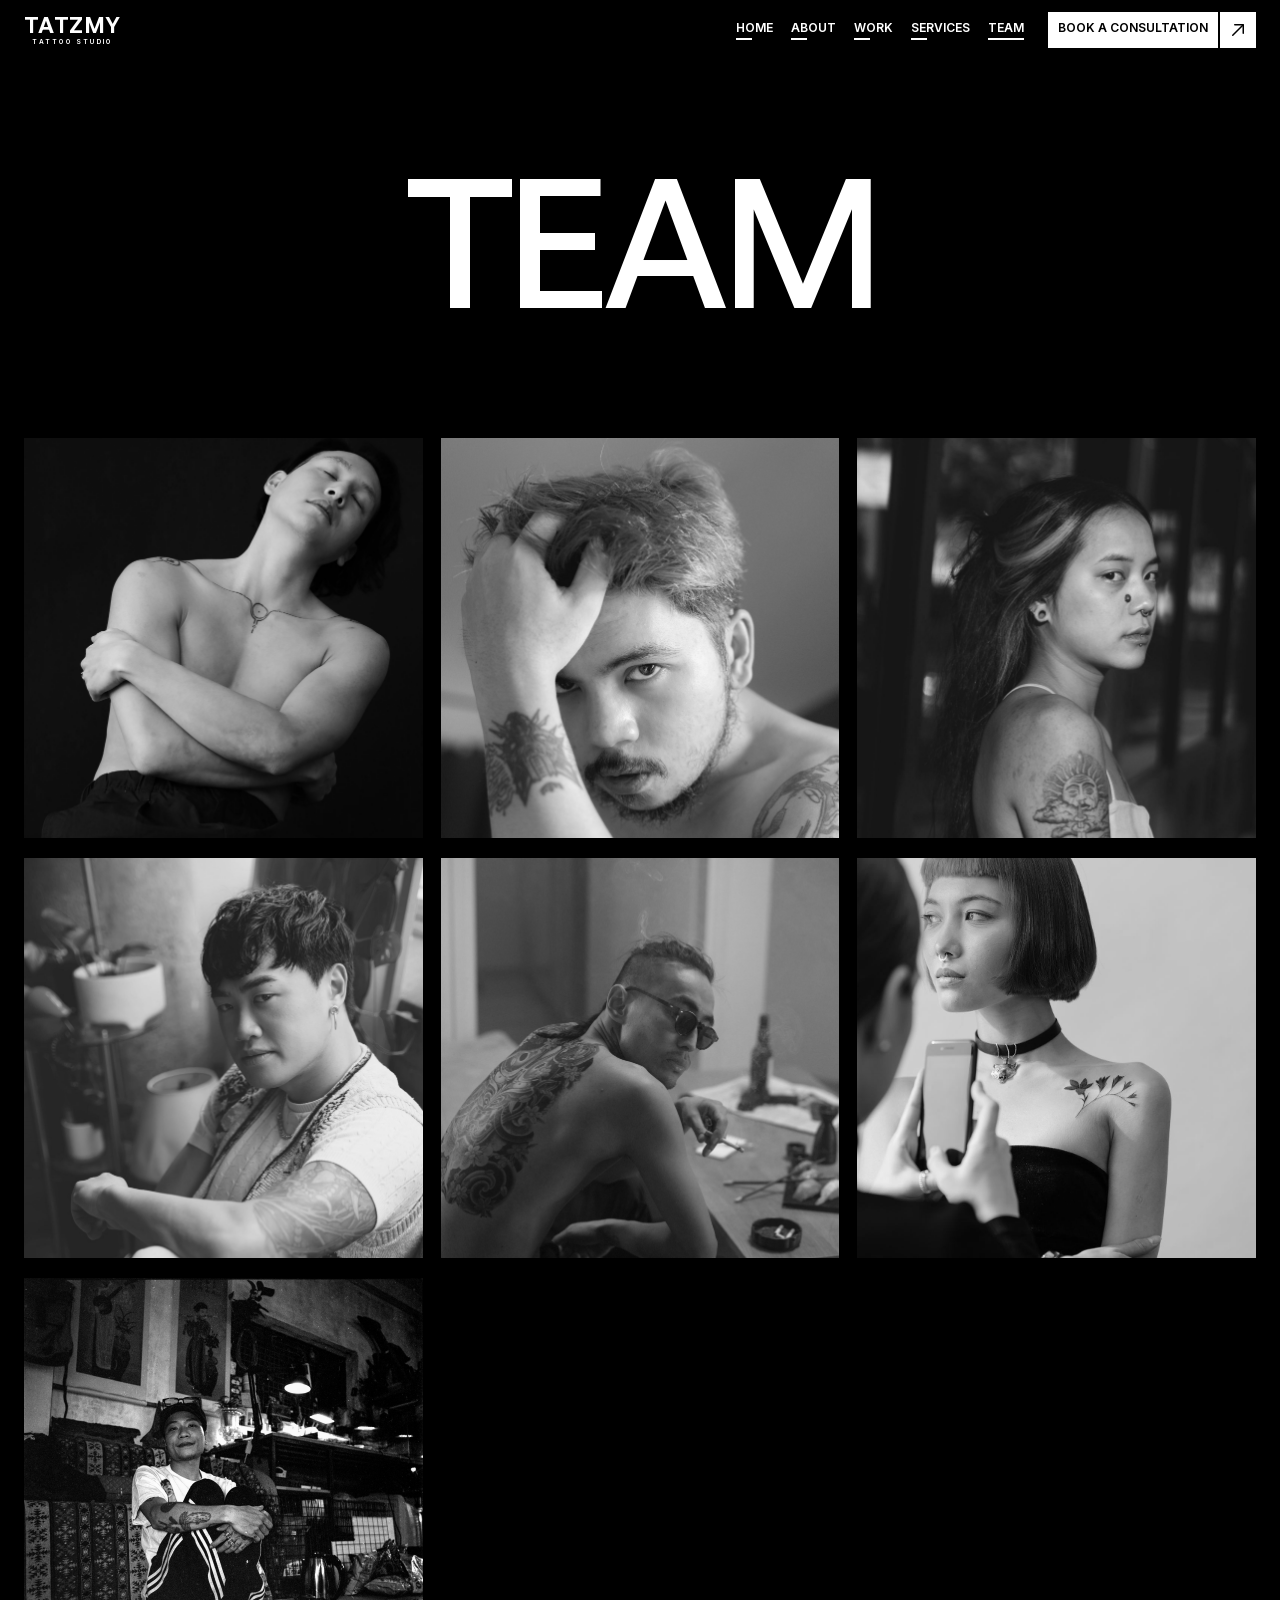
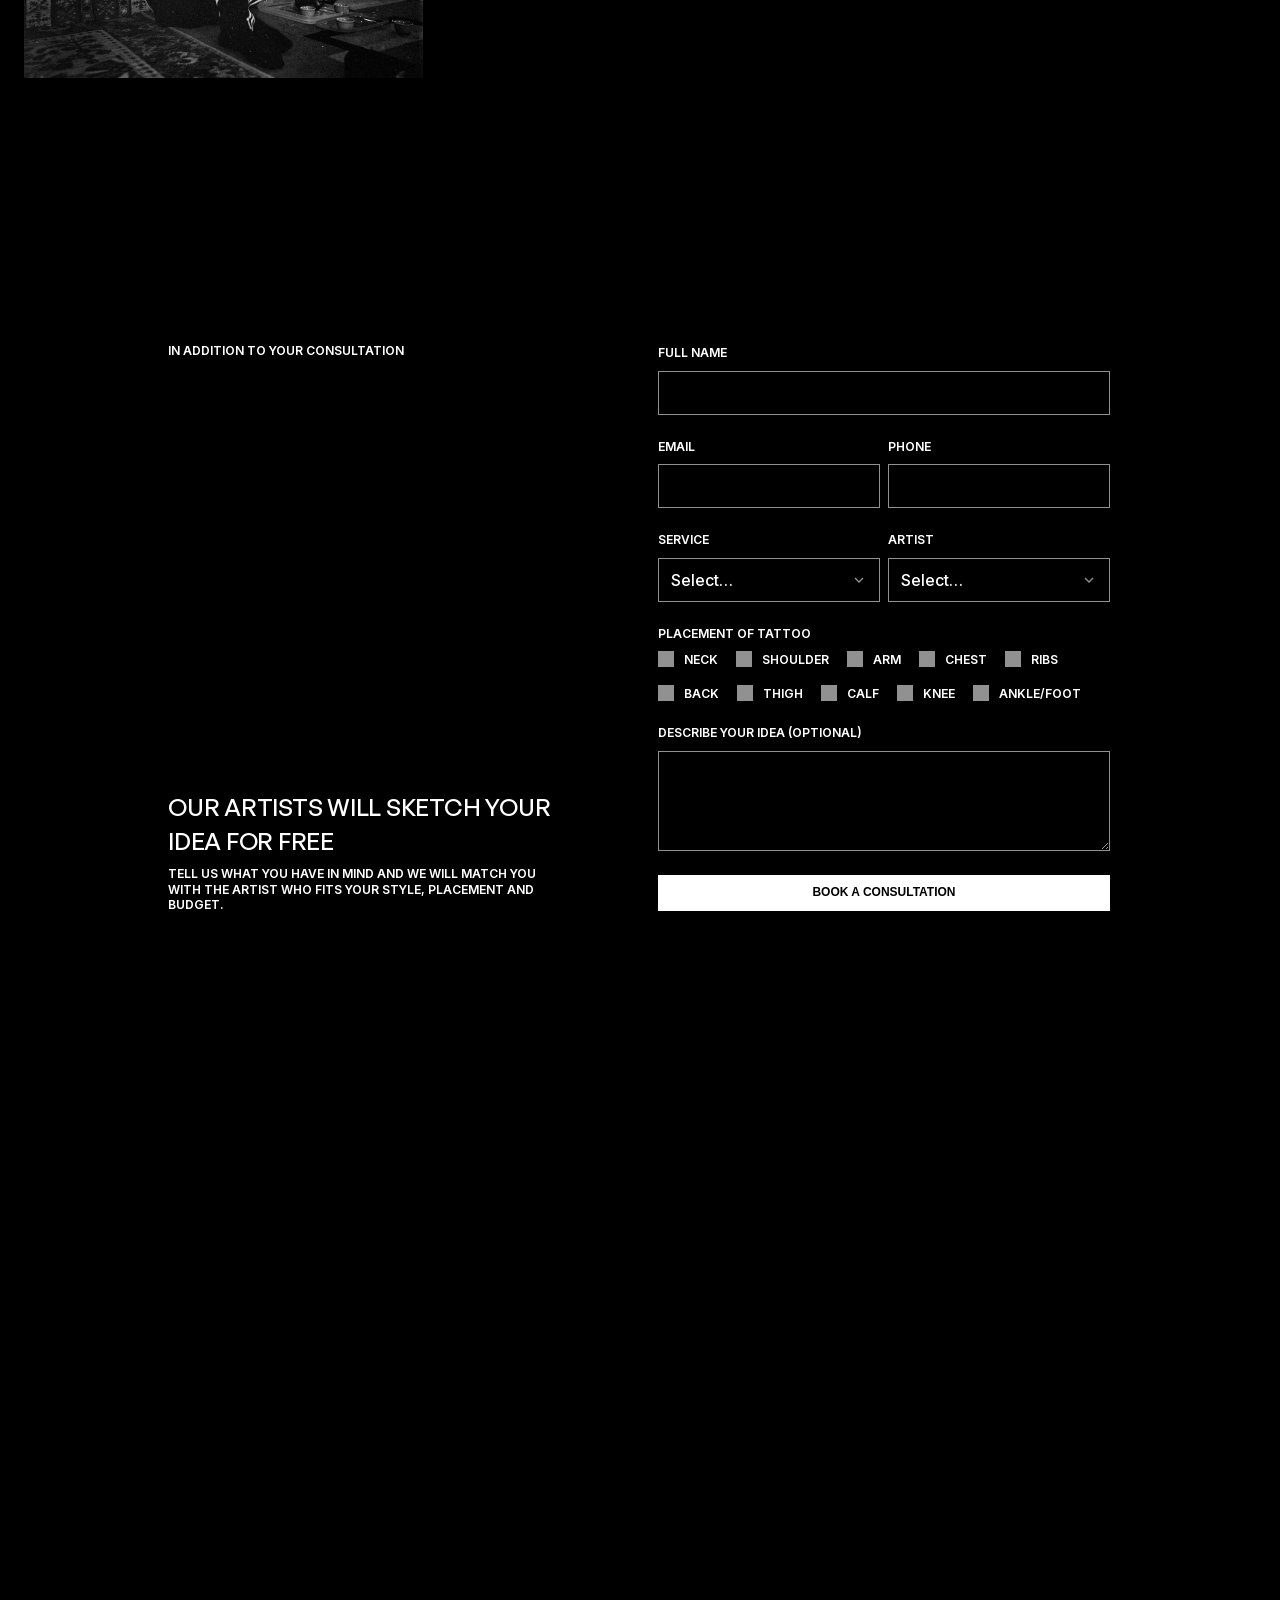
<file: team.html>
<!DOCTYPE html>
<html lang="en">
<head>
<meta charset="UTF-8">
<meta name="viewport" content="width=device-width, initial-scale=1">
<title>Team — TatzMy Tattoo Studio</title>
<meta name="description" content="Meet the seven resident artists of TatzMy Tattoo Studio, Kuala Lumpur.">
<link rel="icon" href="data:image/svg+xml,<svg xmlns='http://www.w3.org/2000/svg' viewBox='0 0 32 32'><rect width='32' height='32' fill='black'/><text x='16' y='22' font-family='Arial' font-size='14' font-weight='bold' fill='white' text-anchor='middle'>TZ</text></svg>">
<link rel="stylesheet" href="assets/css/style.css">
</head>
<body>

<header class="site-header">
  <div class="bar"><div class="container">
    <a href="index.html" class="logo " aria-label="TatzMy home"><span class="word">Tatzmy</span><span class="sub">Tattoo Studio</span></a>
    <div class="header-right">
      <nav class="nav-links" aria-label="Main"><a href="index.html" class="nav-link"><p class="t-label">Home</p><span class="dash"></span></a><a href="index.html#about-section" class="nav-link"><p class="t-label">About</p><span class="dash"></span></a><a href="work.html" class="nav-link"><p class="t-label">Work</p><span class="dash"></span></a><a href="index.html#services-section" class="nav-link"><p class="t-label">Services</p><span class="dash"></span></a><a href="team.html" class="nav-link" aria-current="page"><p class="t-label">Team</p><span class="dash"></span></a></nav>
      <a href="index.html#book-consultation" class="btn-pill t-label"><span class="txt">Book a consultation</span><span class="ico"><svg viewBox="0 0 24 24" fill="none" stroke="currentColor" stroke-width="1.5" stroke-linecap="round" stroke-linejoin="round" class="a1"><path d="M17.25 15.25 L17.25 6.75 L8.75 6.75"/><path d="M17 7 L6.75 17.25"/></svg><svg viewBox="0 0 24 24" fill="none" stroke="currentColor" stroke-width="1.5" stroke-linecap="round" stroke-linejoin="round" class="a2"><path d="M17.25 15.25 L17.25 6.75 L8.75 6.75"/><path d="M17 7 L6.75 17.25"/></svg></span></a>
    </div>
    <button class="burger" aria-label="Menu"><span class="l1"></span><span class="l2"></span><span class="l3"></span></button>
  </div></div>
</header>
<div class="mobile-menu">
  <div>
    <div class="group"><p class="t-meta">Menu</p><a class="big" href="index.html">Home</a><a class="big" href="index.html#about-section">About</a><a class="big" href="work.html">Work</a><a class="big" href="index.html#services-section">Services</a><a class="big" href="team.html">Team</a></div>
    <div class="group"><p class="t-meta">Social</p>
      <a class="big" href="https://instagram.com/tatzmy" target="_blank" rel="noopener">Instagram</a>
      <a class="big" href="https://tiktok.com/@tatzmy" target="_blank" rel="noopener">TikTok</a>
      <a class="big" href="https://facebook.com/tatzmy" target="_blank" rel="noopener">Facebook</a>
    </div>
  </div>
  <a href="index.html#book-consultation" class="btn-pill t-label"><span class="txt">Book a consultation</span><span class="ico"><svg viewBox="0 0 24 24" fill="none" stroke="currentColor" stroke-width="1.5" stroke-linecap="round" stroke-linejoin="round" class="a1"><path d="M17.25 15.25 L17.25 6.75 L8.75 6.75"/><path d="M17 7 L6.75 17.25"/></svg><svg viewBox="0 0 24 24" fill="none" stroke="currentColor" stroke-width="1.5" stroke-linecap="round" stroke-linejoin="round" class="a2"><path d="M17.25 15.25 L17.25 6.75 L8.75 6.75"/><path d="M17 7 L6.75 17.25"/></svg></span></a>
</div>
<div class="page">

<section class="page-hero"><h2 class="t-hero">Team</h2></section>
<section class="section" style="padding-top:0">
  <div class="inner"><div class="team-grid"><a href="team/farid/index.html" class="team-card ">
  <span class="ph"><img src="assets/img/portrait-farid.jpg" alt="Farid — tattoo artist at TatzMy" style="object-position:50% 30%" loading="lazy"></span>
  <span class="nm"><p class="t-label">Farid</p><svg viewBox="0 0 24 24" fill="none" stroke="currentColor" stroke-width="1.5" stroke-linecap="round" stroke-linejoin="round" class=""><path d="M17.25 15.25 L17.25 6.75 L8.75 6.75"/><path d="M17 7 L6.75 17.25"/></svg></span>
</a><a href="team/junhao/index.html" class="team-card ">
  <span class="ph"><img src="assets/img/portrait-junhao.jpg" alt="Jun Hao — tattoo artist at TatzMy" style="object-position:50% 28%" loading="lazy"></span>
  <span class="nm"><p class="t-label">Jun Hao</p><svg viewBox="0 0 24 24" fill="none" stroke="currentColor" stroke-width="1.5" stroke-linecap="round" stroke-linejoin="round" class=""><path d="M17.25 15.25 L17.25 6.75 L8.75 6.75"/><path d="M17 7 L6.75 17.25"/></svg></span>
</a><a href="team/aisyah/index.html" class="team-card ">
  <span class="ph"><img src="assets/img/portrait-aisyah.jpg" alt="Aisyah — tattoo artist at TatzMy" style="object-position:50% 25%" loading="lazy"></span>
  <span class="nm"><p class="t-label">Aisyah</p><svg viewBox="0 0 24 24" fill="none" stroke="currentColor" stroke-width="1.5" stroke-linecap="round" stroke-linejoin="round" class=""><path d="M17.25 15.25 L17.25 6.75 L8.75 6.75"/><path d="M17 7 L6.75 17.25"/></svg></span>
</a><a href="team/weiming/index.html" class="team-card ">
  <span class="ph"><img src="assets/img/portrait-weiming.jpg" alt="Wei Ming — tattoo artist at TatzMy" style="object-position:50% 30%" loading="lazy"></span>
  <span class="nm"><p class="t-label">Wei Ming</p><svg viewBox="0 0 24 24" fill="none" stroke="currentColor" stroke-width="1.5" stroke-linecap="round" stroke-linejoin="round" class=""><path d="M17.25 15.25 L17.25 6.75 L8.75 6.75"/><path d="M17 7 L6.75 17.25"/></svg></span>
</a><a href="team/danial/index.html" class="team-card ">
  <span class="ph"><img src="assets/img/portrait-danial.jpg" alt="Danial — tattoo artist at TatzMy" style="object-position:50% 35%" loading="lazy"></span>
  <span class="nm"><p class="t-label">Danial</p><svg viewBox="0 0 24 24" fill="none" stroke="currentColor" stroke-width="1.5" stroke-linecap="round" stroke-linejoin="round" class=""><path d="M17.25 15.25 L17.25 6.75 L8.75 6.75"/><path d="M17 7 L6.75 17.25"/></svg></span>
</a><a href="team/meilin/index.html" class="team-card ">
  <span class="ph"><img src="assets/img/portrait-meilin.jpg" alt="Mei Lin — tattoo artist at TatzMy" style="object-position:50% 40%" loading="lazy"></span>
  <span class="nm"><p class="t-label">Mei Lin</p><svg viewBox="0 0 24 24" fill="none" stroke="currentColor" stroke-width="1.5" stroke-linecap="round" stroke-linejoin="round" class=""><path d="M17.25 15.25 L17.25 6.75 L8.75 6.75"/><path d="M17 7 L6.75 17.25"/></svg></span>
</a><a href="team/arjun/index.html" class="team-card ">
  <span class="ph"><img src="assets/img/portrait-arjun.jpg" alt="Arjun — tattoo artist at TatzMy" style="object-position:50% 25%" loading="lazy"></span>
  <span class="nm"><p class="t-label">Arjun</p><svg viewBox="0 0 24 24" fill="none" stroke="currentColor" stroke-width="1.5" stroke-linecap="round" stroke-linejoin="round" class=""><path d="M17.25 15.25 L17.25 6.75 L8.75 6.75"/><path d="M17 7 L6.75 17.25"/></svg></span>
</a></div></div>
</section>

<section class="section booking" id="book-consultation">
  <div class="bgvid"><video autoplay muted loop playsinline src="assets/video/booking.mp4"></video></div>
  <div class="panel">
    <div class="content">
      <video autoplay muted loop playsinline src="assets/video/booking.mp4"></video>
      <div class="txt">
        <p class="t-label">In addition to your consultation</p>
        <div class="bottom">
          <p class="t-sub">Our artists will sketch your idea for free</p>
          <p class="t-label">Tell us what you have in mind and we will match you with the artist who fits your style, placement and budget.</p>
        </div>
      </div>
    </div>
    <form novalidate>
      <div class="fld"><label class="t-label" for="f-name">Full name</label>
        <input id="f-name" type="text" name="name" required></div>
      <div class="row2">
        <div class="fld"><label class="t-label" for="f-email">Email</label>
          <input id="f-email" type="email" name="email" required></div>
        <div class="fld"><label class="t-label" for="f-phone">Phone</label>
          <input id="f-phone" type="tel" name="phone" required></div>
      </div>
      <div class="row2">
        <div class="fld"><label class="t-label" for="f-service">Service</label>
          <select id="f-service" name="service" required>
            <option value="" disabled selected>Select…</option><option>Bornean Tribal</option><option>Oriental</option><option>Fine Line</option><option>Realism</option><option>Geometric</option><option>Blackwork</option><option>Neotraditional</option>
          </select></div>
        <div class="fld"><label class="t-label" for="f-artist">Artist</label>
          <select id="f-artist" name="artist">
            <option value="" disabled selected>Select…</option><option>Farid</option><option>Jun Hao</option><option>Aisyah</option><option>Wei Ming</option><option>Danial</option><option>Mei Lin</option><option>Arjun</option>
          </select></div>
      </div>
      <div class="fld"><span class="t-label">Placement of tattoo</span>
        <div class="chips"><label class="t-label"><input type="checkbox" name="placement" value="Neck">Neck</label><label class="t-label"><input type="checkbox" name="placement" value="Shoulder">Shoulder</label><label class="t-label"><input type="checkbox" name="placement" value="Arm">Arm</label><label class="t-label"><input type="checkbox" name="placement" value="Chest">Chest</label><label class="t-label"><input type="checkbox" name="placement" value="Ribs">Ribs</label><label class="t-label"><input type="checkbox" name="placement" value="Back">Back</label><label class="t-label"><input type="checkbox" name="placement" value="Thigh">Thigh</label><label class="t-label"><input type="checkbox" name="placement" value="Calf">Calf</label><label class="t-label"><input type="checkbox" name="placement" value="Knee">Knee</label><label class="t-label"><input type="checkbox" name="placement" value="Ankle/Foot">Ankle/Foot</label></div></div>
      <div class="fld"><label class="t-label" for="f-idea">Describe your idea (optional)</label>
        <textarea id="f-idea" name="idea"></textarea></div>
      <div class="hp" aria-hidden="true"><input type="text" name="website" tabindex="-1" autocomplete="off"></div>
      <button type="submit" class="t-label">Book a consultation</button>
    </form>
  </div>
</section>
</div>

<footer class="site-footer">
  <div class="container">
    <div class="footer-cols">
      <div class="footer-col"><p class="t-meta">Navigation</p><div class="links">
        <a href="index.html" class="t-label underline-link">Home</a>
        <a href="index.html#about-section" class="t-label underline-link">About</a>
        <a href="work.html" class="t-label underline-link">Work</a>
        <a href="index.html#services-section" class="t-label underline-link">Services</a>
        <a href="team.html" class="t-label underline-link">Team</a>
        <a href="404.html" class="t-label underline-link">404</a>
      </div></div>
      <div class="footer-col"><p class="t-meta">Social media</p><div class="links">
        <a href="https://instagram.com/tatzmy" class="t-label underline-link" target="_blank" rel="noopener">Instagram</a>
        <a href="https://tiktok.com/@tatzmy" class="t-label underline-link" target="_blank" rel="noopener">TikTok</a>
        <a href="https://facebook.com/tatzmy" class="t-label underline-link" target="_blank" rel="noopener">Facebook</a>
      </div></div>
      <div class="footer-col"><p class="t-meta">Contact</p><div class="links">
        <a href="mailto:hello@tatzmy.my" class="t-label underline-link">hello@tatzmy.my</a>
        <a href="tel:+60123456789" class="t-label underline-link">+60 12-345 6789</a>
        <a href="https://maps.google.com/?q=Jalan+Mesui+Bukit+Bintang+Kuala+Lumpur" class="t-label underline-link" target="_blank" rel="noopener">Find the studio</a>
      </div></div>
      <div class="footer-col"><p class="t-meta">Take a seat</p>
        <a href="index.html#book-consultation" class="btn-pill t-label"><span class="txt">Book a consultation</span><span class="ico"><svg viewBox="0 0 24 24" fill="none" stroke="currentColor" stroke-width="1.5" stroke-linecap="round" stroke-linejoin="round" class="a1"><path d="M17.25 15.25 L17.25 6.75 L8.75 6.75"/><path d="M17 7 L6.75 17.25"/></svg><svg viewBox="0 0 24 24" fill="none" stroke="currentColor" stroke-width="1.5" stroke-linecap="round" stroke-linejoin="round" class="a2"><path d="M17.25 15.25 L17.25 6.75 L8.75 6.75"/><path d="M17 7 L6.75 17.25"/></svg></span></a>
      </div>
    </div>
    <div class="footer-logo-ticker ticker" data-marquee data-speed="70">
      <div class="track"><h1 class="t-display">Tatzmy&ensp;tattoo&ensp;studio&ensp;—&ensp;</h1></div>
    </div>
    <div class="footer-meta">
      <div class="col"><p class="t-meta">Tatzmy 2026&copy;</p><p class="t-meta">All rights reserved</p></div>
      <div class="col"><p class="t-meta">Custom tattoos&nbsp;&middot;&nbsp;Walk-ins by luck, bookings by design</p></div>
      <p class="t-meta addr">12-2, Jalan Mesui,<br>Bukit Bintang,<br>50200 Kuala Lumpur</p>
    </div>
  </div>
</footer>
<script src="assets/js/main.js"></script>
</body>
</html>
</file>
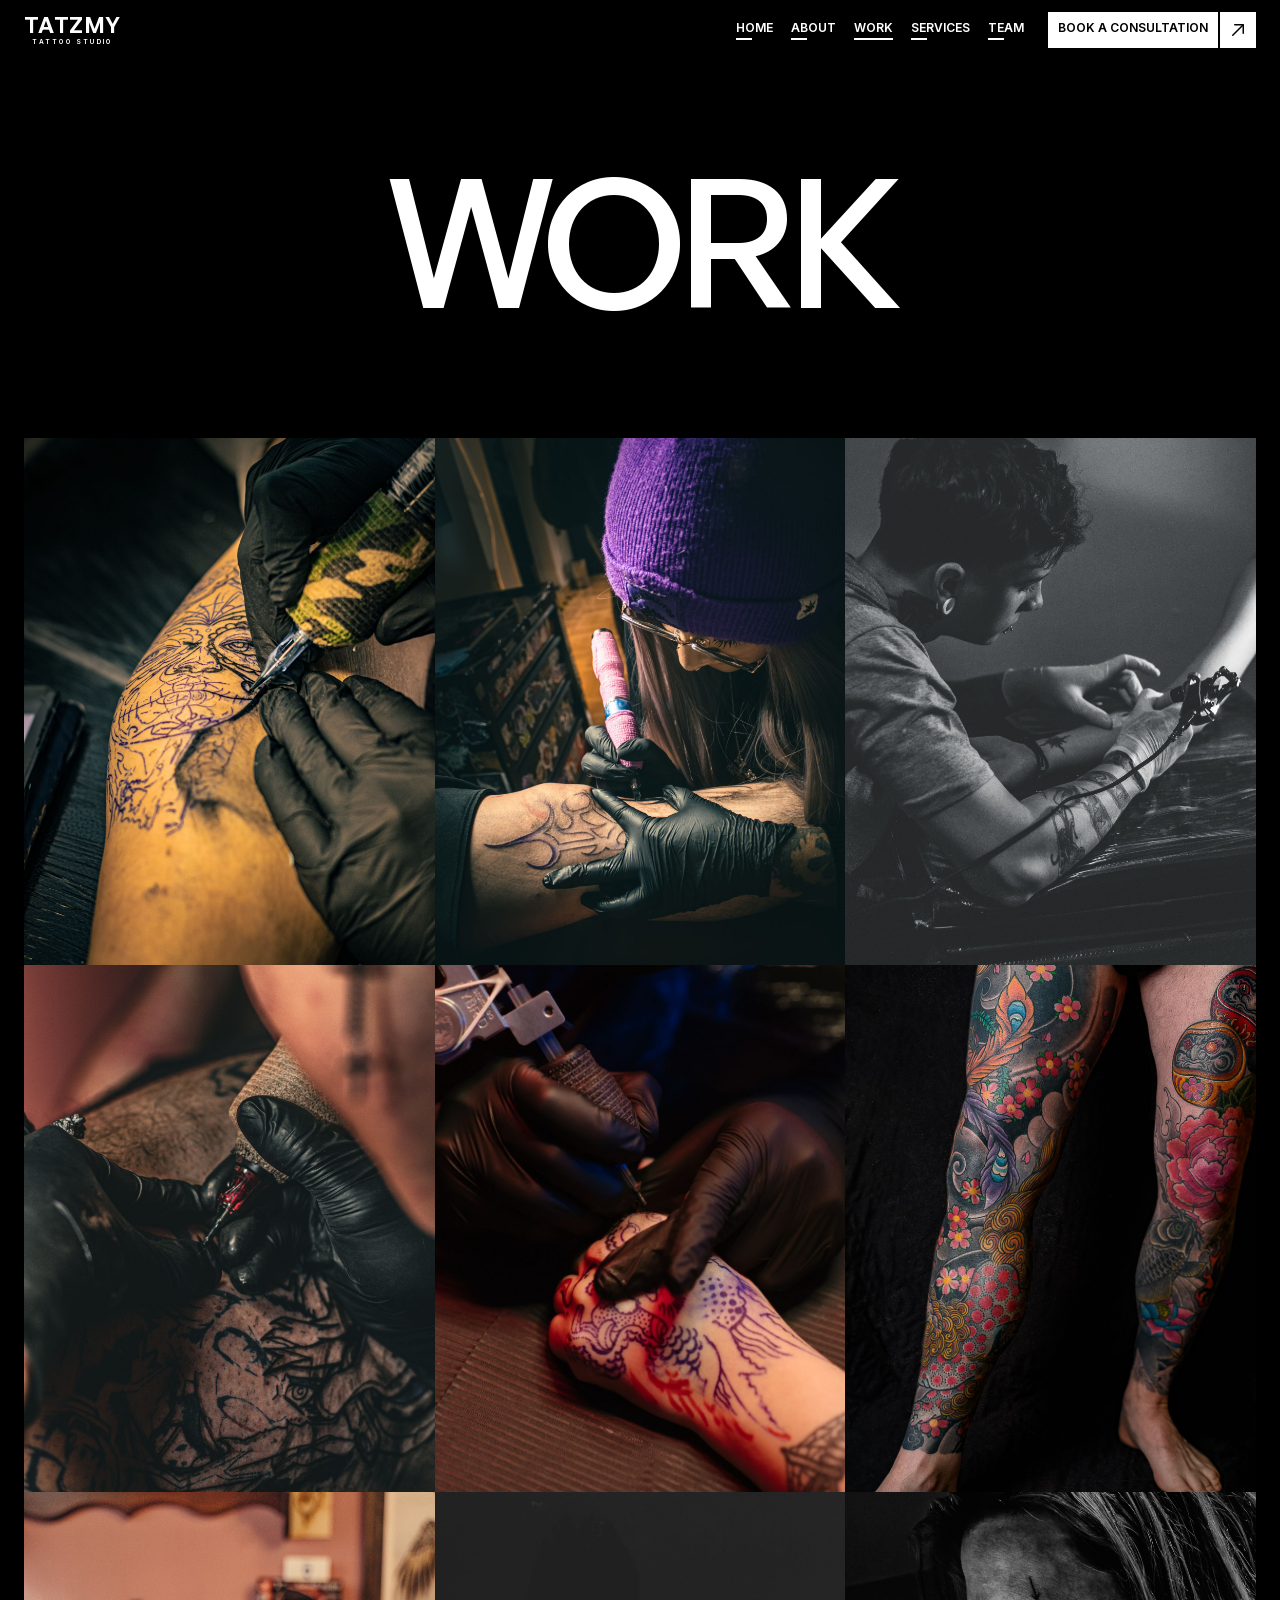
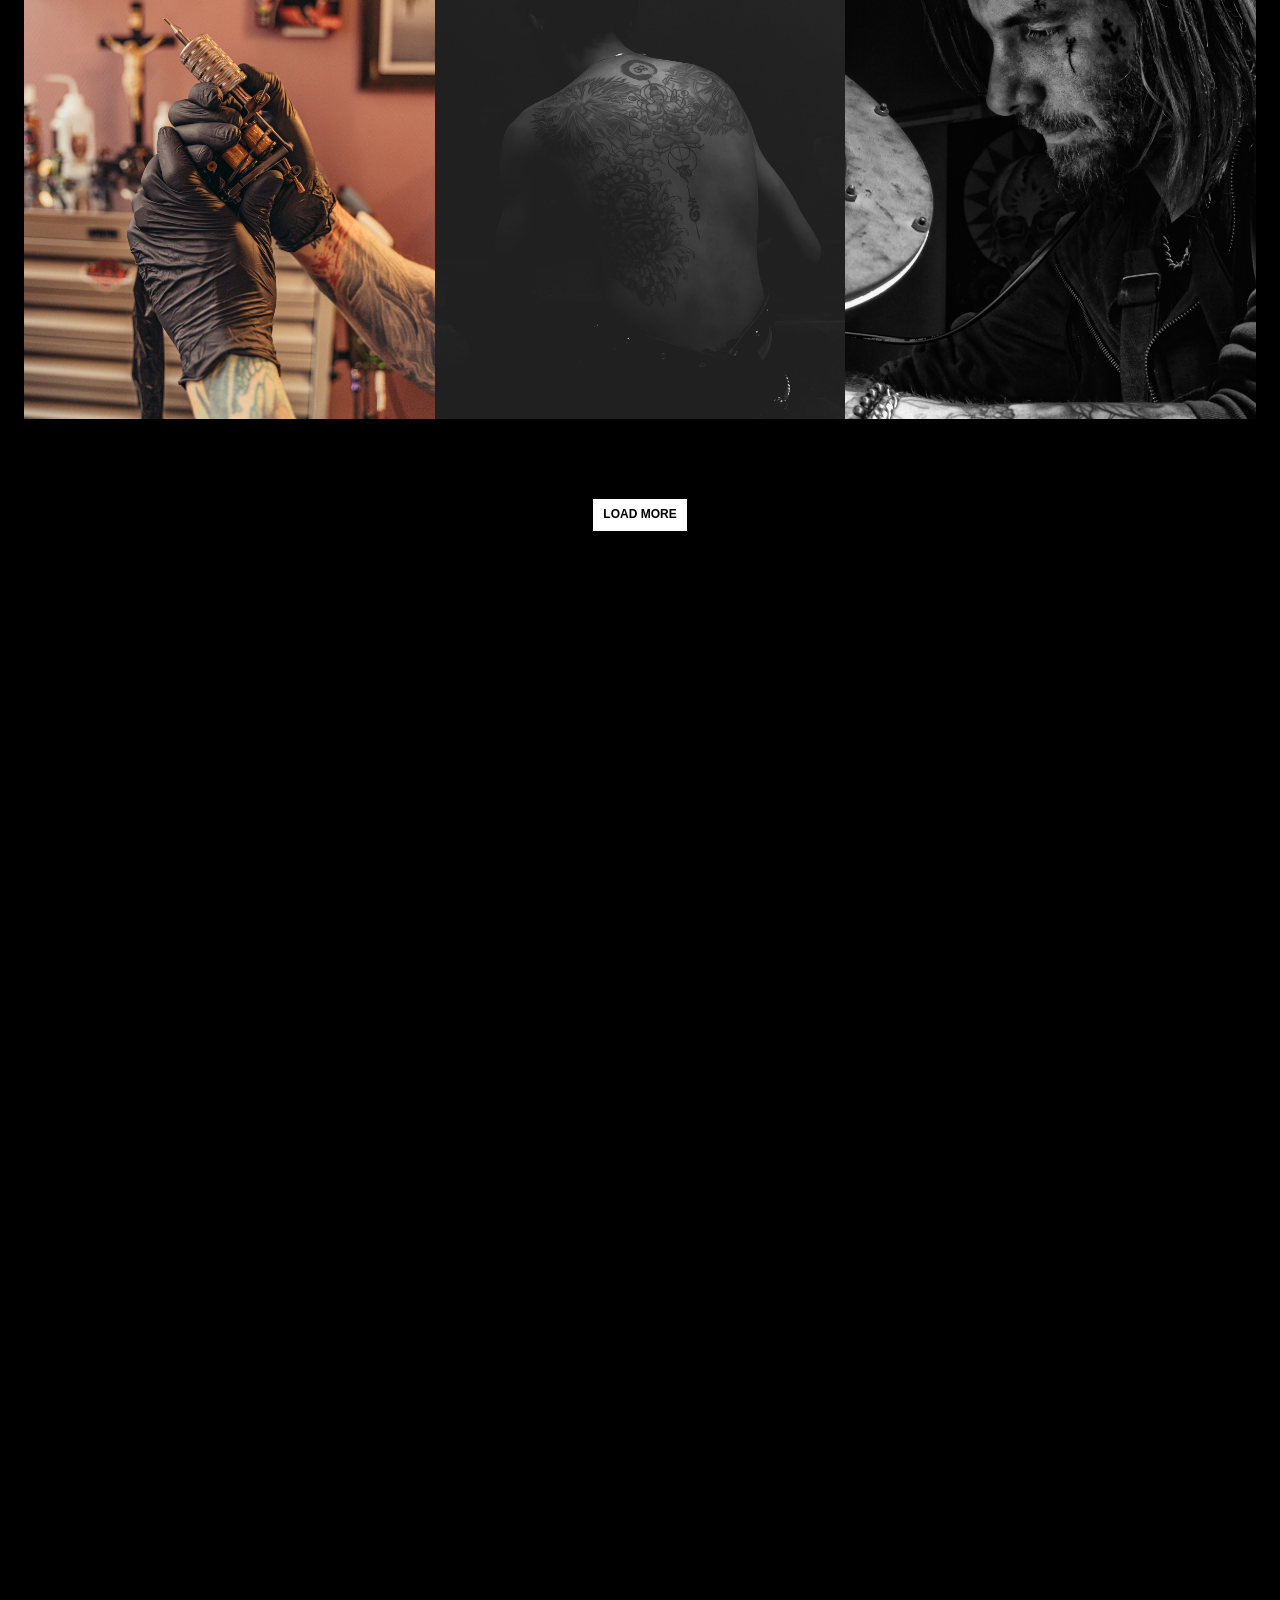
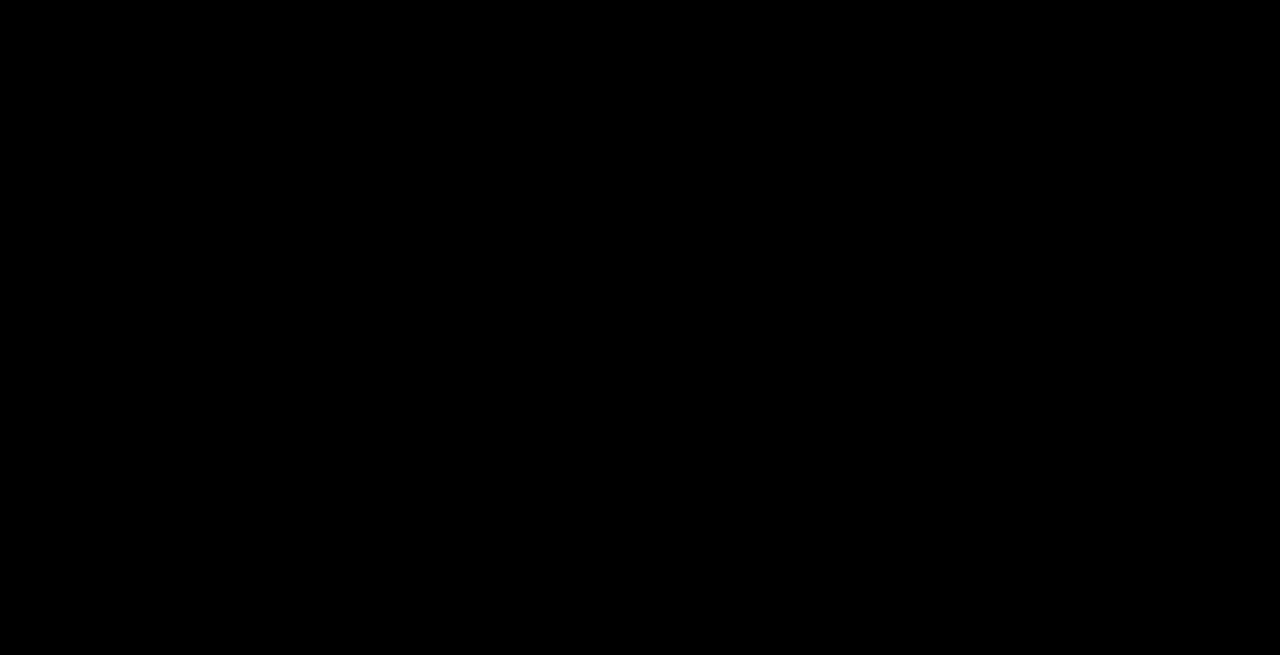
<file: work.html>
<!DOCTYPE html>
<html lang="en">
<head>
<meta charset="UTF-8">
<meta name="viewport" content="width=device-width, initial-scale=1">
<title>Work — TatzMy Tattoo Studio</title>
<meta name="description" content="Selected tattoo work from the TatzMy studio in Kuala Lumpur.">
<link rel="icon" href="data:image/svg+xml,<svg xmlns='http://www.w3.org/2000/svg' viewBox='0 0 32 32'><rect width='32' height='32' fill='black'/><text x='16' y='22' font-family='Arial' font-size='14' font-weight='bold' fill='white' text-anchor='middle'>TZ</text></svg>">
<link rel="stylesheet" href="assets/css/style.css">
</head>
<body>

<header class="site-header">
  <div class="bar"><div class="container">
    <a href="index.html" class="logo " aria-label="TatzMy home"><span class="word">Tatzmy</span><span class="sub">Tattoo Studio</span></a>
    <div class="header-right">
      <nav class="nav-links" aria-label="Main"><a href="index.html" class="nav-link"><p class="t-label">Home</p><span class="dash"></span></a><a href="index.html#about-section" class="nav-link"><p class="t-label">About</p><span class="dash"></span></a><a href="work.html" class="nav-link" aria-current="page"><p class="t-label">Work</p><span class="dash"></span></a><a href="index.html#services-section" class="nav-link"><p class="t-label">Services</p><span class="dash"></span></a><a href="team.html" class="nav-link"><p class="t-label">Team</p><span class="dash"></span></a></nav>
      <a href="index.html#book-consultation" class="btn-pill t-label"><span class="txt">Book a consultation</span><span class="ico"><svg viewBox="0 0 24 24" fill="none" stroke="currentColor" stroke-width="1.5" stroke-linecap="round" stroke-linejoin="round" class="a1"><path d="M17.25 15.25 L17.25 6.75 L8.75 6.75"/><path d="M17 7 L6.75 17.25"/></svg><svg viewBox="0 0 24 24" fill="none" stroke="currentColor" stroke-width="1.5" stroke-linecap="round" stroke-linejoin="round" class="a2"><path d="M17.25 15.25 L17.25 6.75 L8.75 6.75"/><path d="M17 7 L6.75 17.25"/></svg></span></a>
    </div>
    <button class="burger" aria-label="Menu"><span class="l1"></span><span class="l2"></span><span class="l3"></span></button>
  </div></div>
</header>
<div class="mobile-menu">
  <div>
    <div class="group"><p class="t-meta">Menu</p><a class="big" href="index.html">Home</a><a class="big" href="index.html#about-section">About</a><a class="big" href="work.html">Work</a><a class="big" href="index.html#services-section">Services</a><a class="big" href="team.html">Team</a></div>
    <div class="group"><p class="t-meta">Social</p>
      <a class="big" href="https://instagram.com/tatzmy" target="_blank" rel="noopener">Instagram</a>
      <a class="big" href="https://tiktok.com/@tatzmy" target="_blank" rel="noopener">TikTok</a>
      <a class="big" href="https://facebook.com/tatzmy" target="_blank" rel="noopener">Facebook</a>
    </div>
  </div>
  <a href="index.html#book-consultation" class="btn-pill t-label"><span class="txt">Book a consultation</span><span class="ico"><svg viewBox="0 0 24 24" fill="none" stroke="currentColor" stroke-width="1.5" stroke-linecap="round" stroke-linejoin="round" class="a1"><path d="M17.25 15.25 L17.25 6.75 L8.75 6.75"/><path d="M17 7 L6.75 17.25"/></svg><svg viewBox="0 0 24 24" fill="none" stroke="currentColor" stroke-width="1.5" stroke-linecap="round" stroke-linejoin="round" class="a2"><path d="M17.25 15.25 L17.25 6.75 L8.75 6.75"/><path d="M17 7 L6.75 17.25"/></svg></span></a>
</div>
<div class="page">

<section class="page-hero"><h2 class="t-hero">Work</h2></section>
<section class="section" style="padding-top:0">
  <div class="inner">
    <div class="work-grid"><div class="work-card"><img src="assets/img/work-01.jpg" alt="Tattoo by Farid" loading="lazy"><p class="who t-label">Artist — Farid</p></div><div class="work-card"><img src="assets/img/work-03.jpg" alt="Tattoo by Jun Hao" loading="lazy"><p class="who t-label">Artist — Jun Hao</p></div><div class="work-card"><img src="assets/img/work-11.jpg" alt="Tattoo by Aisyah" loading="lazy"><p class="who t-label">Artist — Aisyah</p></div><div class="work-card"><img src="assets/img/work-02.jpg" alt="Tattoo by Wei Ming" loading="lazy"><p class="who t-label">Artist — Wei Ming</p></div><div class="work-card"><img src="assets/img/work-08.jpg" alt="Tattoo by Danial" loading="lazy"><p class="who t-label">Artist — Danial</p></div><div class="work-card"><img src="assets/img/work-22.jpg" alt="Tattoo by Mei Lin" loading="lazy"><p class="who t-label">Artist — Mei Lin</p></div><div class="work-card" data-more hidden><img src="assets/img/work-19.jpg" alt="Tattoo by Arjun" loading="lazy"><p class="who t-label">Artist — Arjun</p></div><div class="work-card" data-more hidden><img src="assets/img/work-23.jpg" alt="Tattoo by Farid" loading="lazy"><p class="who t-label">Artist — Farid</p></div><div class="work-card" data-more hidden><img src="assets/img/work-13.jpg" alt="Tattoo by Aisyah" loading="lazy"><p class="who t-label">Artist — Aisyah</p></div></div>
    <div class="center-cta"><button class="btn-pill t-label" id="load-more" style="border:0;background:none;cursor:pointer">
      <span class="txt">Load more</span></button></div>
  </div>
</section>

<section class="section booking" id="book-consultation">
  <div class="bgvid"><video autoplay muted loop playsinline src="assets/video/booking.mp4"></video></div>
  <div class="panel">
    <div class="content">
      <video autoplay muted loop playsinline src="assets/video/booking.mp4"></video>
      <div class="txt">
        <p class="t-label">In addition to your consultation</p>
        <div class="bottom">
          <p class="t-sub">Our artists will sketch your idea for free</p>
          <p class="t-label">Tell us what you have in mind and we will match you with the artist who fits your style, placement and budget.</p>
        </div>
      </div>
    </div>
    <form novalidate>
      <div class="fld"><label class="t-label" for="f-name">Full name</label>
        <input id="f-name" type="text" name="name" required></div>
      <div class="row2">
        <div class="fld"><label class="t-label" for="f-email">Email</label>
          <input id="f-email" type="email" name="email" required></div>
        <div class="fld"><label class="t-label" for="f-phone">Phone</label>
          <input id="f-phone" type="tel" name="phone" required></div>
      </div>
      <div class="row2">
        <div class="fld"><label class="t-label" for="f-service">Service</label>
          <select id="f-service" name="service" required>
            <option value="" disabled selected>Select…</option><option>Bornean Tribal</option><option>Oriental</option><option>Fine Line</option><option>Realism</option><option>Geometric</option><option>Blackwork</option><option>Neotraditional</option>
          </select></div>
        <div class="fld"><label class="t-label" for="f-artist">Artist</label>
          <select id="f-artist" name="artist">
            <option value="" disabled selected>Select…</option><option>Farid</option><option>Jun Hao</option><option>Aisyah</option><option>Wei Ming</option><option>Danial</option><option>Mei Lin</option><option>Arjun</option>
          </select></div>
      </div>
      <div class="fld"><span class="t-label">Placement of tattoo</span>
        <div class="chips"><label class="t-label"><input type="checkbox" name="placement" value="Neck">Neck</label><label class="t-label"><input type="checkbox" name="placement" value="Shoulder">Shoulder</label><label class="t-label"><input type="checkbox" name="placement" value="Arm">Arm</label><label class="t-label"><input type="checkbox" name="placement" value="Chest">Chest</label><label class="t-label"><input type="checkbox" name="placement" value="Ribs">Ribs</label><label class="t-label"><input type="checkbox" name="placement" value="Back">Back</label><label class="t-label"><input type="checkbox" name="placement" value="Thigh">Thigh</label><label class="t-label"><input type="checkbox" name="placement" value="Calf">Calf</label><label class="t-label"><input type="checkbox" name="placement" value="Knee">Knee</label><label class="t-label"><input type="checkbox" name="placement" value="Ankle/Foot">Ankle/Foot</label></div></div>
      <div class="fld"><label class="t-label" for="f-idea">Describe your idea (optional)</label>
        <textarea id="f-idea" name="idea"></textarea></div>
      <div class="hp" aria-hidden="true"><input type="text" name="website" tabindex="-1" autocomplete="off"></div>
      <button type="submit" class="t-label">Book a consultation</button>
    </form>
  </div>
</section>
<script>
document.getElementById('load-more').addEventListener('click', function () {
  document.querySelectorAll('[data-more]').forEach(function (n) { n.hidden = false; });
  this.remove();
});
</script>
</div>

<footer class="site-footer">
  <div class="container">
    <div class="footer-cols">
      <div class="footer-col"><p class="t-meta">Navigation</p><div class="links">
        <a href="index.html" class="t-label underline-link">Home</a>
        <a href="index.html#about-section" class="t-label underline-link">About</a>
        <a href="work.html" class="t-label underline-link">Work</a>
        <a href="index.html#services-section" class="t-label underline-link">Services</a>
        <a href="team.html" class="t-label underline-link">Team</a>
        <a href="404.html" class="t-label underline-link">404</a>
      </div></div>
      <div class="footer-col"><p class="t-meta">Social media</p><div class="links">
        <a href="https://instagram.com/tatzmy" class="t-label underline-link" target="_blank" rel="noopener">Instagram</a>
        <a href="https://tiktok.com/@tatzmy" class="t-label underline-link" target="_blank" rel="noopener">TikTok</a>
        <a href="https://facebook.com/tatzmy" class="t-label underline-link" target="_blank" rel="noopener">Facebook</a>
      </div></div>
      <div class="footer-col"><p class="t-meta">Contact</p><div class="links">
        <a href="mailto:hello@tatzmy.my" class="t-label underline-link">hello@tatzmy.my</a>
        <a href="tel:+60123456789" class="t-label underline-link">+60 12-345 6789</a>
        <a href="https://maps.google.com/?q=Jalan+Mesui+Bukit+Bintang+Kuala+Lumpur" class="t-label underline-link" target="_blank" rel="noopener">Find the studio</a>
      </div></div>
      <div class="footer-col"><p class="t-meta">Take a seat</p>
        <a href="index.html#book-consultation" class="btn-pill t-label"><span class="txt">Book a consultation</span><span class="ico"><svg viewBox="0 0 24 24" fill="none" stroke="currentColor" stroke-width="1.5" stroke-linecap="round" stroke-linejoin="round" class="a1"><path d="M17.25 15.25 L17.25 6.75 L8.75 6.75"/><path d="M17 7 L6.75 17.25"/></svg><svg viewBox="0 0 24 24" fill="none" stroke="currentColor" stroke-width="1.5" stroke-linecap="round" stroke-linejoin="round" class="a2"><path d="M17.25 15.25 L17.25 6.75 L8.75 6.75"/><path d="M17 7 L6.75 17.25"/></svg></span></a>
      </div>
    </div>
    <div class="footer-logo-ticker ticker" data-marquee data-speed="70">
      <div class="track"><h1 class="t-display">Tatzmy&ensp;tattoo&ensp;studio&ensp;—&ensp;</h1></div>
    </div>
    <div class="footer-meta">
      <div class="col"><p class="t-meta">Tatzmy 2026&copy;</p><p class="t-meta">All rights reserved</p></div>
      <div class="col"><p class="t-meta">Custom tattoos&nbsp;&middot;&nbsp;Walk-ins by luck, bookings by design</p></div>
      <p class="t-meta addr">12-2, Jalan Mesui,<br>Bukit Bintang,<br>50200 Kuala Lumpur</p>
    </div>
  </div>
</footer>
<script src="assets/js/main.js"></script>
</body>
</html>
</file>
<file: assets/css/style.css>
/* ============================================================
   TATZMY TATTOO STUDIO — design system
   Monochrome editorial system: #000 canvas, #fff type,
   General Sans (display) + Inter (labels/body).
   Breakpoints: desktop ≥1200 / tablet 810–1199.98 / phone ≤809.98
   ============================================================ */

/* ---------- fonts ---------- */
@font-face {
  font-family: 'General Sans';
  src: url('../fonts/GeneralSans-Variable.woff2') format('woff2');
  font-weight: 200 700;
  font-display: swap;
}
@font-face {
  font-family: 'Inter Var';
  src: url('../fonts/InterVariable.woff2') format('woff2');
  font-weight: 100 900;
  font-display: swap;
}

/* ---------- tokens ---------- */
:root {
  --black: #000;
  --white: #fff;
  --grey-border: #444;
  --grey-input: #919191;
  --grey-meta: #6d6d6d;
  --grey-dark-text: #3b3b3b;
  --gutter: 24px;
  --max-w: 1500px;
  --max-w-narrow: 1350px;
  --header-h: 60px;
  --footer-reveal: 674px;
  --ease-spring: cubic-bezier(.22, 1, .36, 1);
  --ease-overshoot: cubic-bezier(1, -0.1, 0, 1.26);
}

* { box-sizing: border-box; margin: 0; padding: 0; }
html { scrollbar-width: none; }
html::-webkit-scrollbar { display: none; }
html, body { background: var(--black); }
body {
  font-family: 'Inter Var', 'Inter', sans-serif;
  color: var(--white);
  -webkit-font-smoothing: antialiased;
  overflow-x: clip;
}
img, video { display: block; max-width: 100%; }
a { color: inherit; text-decoration: none; }
ul { list-style: none; }
::selection { background: var(--white); color: var(--black); }

/* page wrapper: sections ride above the fixed footer.
   No background here — the bottom padding must stay transparent so the
   fixed footer shows through the reveal window; each section paints its own. */
.page {
  position: relative;
  z-index: 1;
  display: flex;
  flex-direction: column;
  min-height: 100vh;
  padding-bottom: var(--footer-reveal);
}
@media (max-width: 809.98px) { .page { padding-bottom: 0; } }

/* ---------- type presets ---------- */
.t-display {            /* giant ticker wordmark */
  font-family: 'General Sans', sans-serif;
  font-weight: 500;
  font-size: 200px;
  line-height: 1.1;
  letter-spacing: -0.05em;
  text-transform: uppercase;
  color: var(--white);
  white-space: nowrap;
}
.t-hero {               /* page-title h2: Work / Team / artist name */
  font-family: 'General Sans', sans-serif;
  font-weight: 500;
  font-size: 180px;
  line-height: 1.1;
  letter-spacing: -0.05em;
  text-transform: uppercase;
  text-align: center;
  color: var(--white);
}
.t-label {              /* 12px micro label — nav, buttons, form labels */
  font-size: 12px;
  line-height: 1.3;
  font-weight: 620;
  font-variation-settings: 'opsz' 18;
  letter-spacing: 0;
  text-transform: uppercase;
}
.t-body {               /* 18px uppercase body */
  font-size: 18px;
  line-height: 1.3;
  font-weight: 480;
  letter-spacing: -0.01em;
  text-transform: uppercase;
}
.t-sub {                /* 24px General Sans subhead */
  font-family: 'General Sans', sans-serif;
  font-weight: 500;
  font-size: 24px;
  line-height: 1.4;
  letter-spacing: -0.01em;
  text-transform: uppercase;
}
.t-section {            /* 40px Inter 800 section heading */
  font-size: 40px;
  line-height: 1;
  font-weight: 800;
  font-variation-settings: 'opsz' 18;
  letter-spacing: -0.02em;
  text-transform: uppercase;
}
.t-meta {               /* 10px grey fine print */
  font-size: 10px;
  line-height: 1.3;
  font-weight: 620;
  text-transform: uppercase;
  color: var(--grey-meta);
}
@media (max-width: 1199.98px) {
  .t-display { font-size: 140px; }
  .t-hero { font-size: 128px; }
  .t-label { line-height: 1.2; }
  .t-body { font-size: 16px; }
  .t-sub { font-size: 22px; }
  .t-section { font-size: 32px; }
}
@media (max-width: 809.98px) {
  .t-display { font-size: 108px; }
  .t-hero { font-size: 60px; }
  .t-label { font-size: 10px; line-height: 1.2; }
  .t-body { font-size: 14px; }
  .t-sub { font-size: 16px; }
  .t-section { font-size: 28px; }
}

/* ============================================================
   HEADER
   ============================================================ */
.site-header {
  position: fixed;
  top: 0; left: 0;
  width: 100%;
  z-index: 5;
  mix-blend-mode: difference;
  opacity: 0;
  transform: translateY(-92px);
  animation: header-in 1.4s var(--ease-spring) 0.4s forwards;
}
@keyframes header-in { to { opacity: 1; transform: translateY(0); } }
.site-header .bar {
  height: var(--header-h);
  display: flex;
  align-items: center;
}
.site-header .container {
  width: 100%;
  max-width: var(--max-w);
  margin: 0 auto;
  padding: 0 var(--gutter);
  display: flex;
  align-items: center;
  justify-content: space-between;
  gap: 24px;
}

/* logo — pure text wordmark */
.logo {
  display: flex;
  flex-direction: column;
  align-items: center;
  line-height: 1;
  color: var(--white);
  flex-shrink: 0;
}
.logo .word {
  font-family: 'General Sans', sans-serif;
  font-weight: 600;
  font-size: 22px;
  letter-spacing: 0.02em;
  text-transform: uppercase;
}
.logo .sub {
  font-size: 6.5px;
  font-weight: 640;
  letter-spacing: 0.34em;
  text-transform: uppercase;
  margin-top: 3px;
  white-space: nowrap;
}

.header-right { display: flex; align-items: center; gap: 24px; }
.nav-links { display: flex; align-items: center; gap: 18px; }

/* nav link: label + underline dash that grows on hover */
.nav-link { display: flex; flex-direction: column; cursor: pointer; }
.nav-link p { color: var(--white); }
.nav-link .dash {
  height: 2px; width: 16px;
  margin-top: 2px;
  background: var(--white);
  transition: width 0.45s var(--ease-spring);
}
.nav-link:hover .dash, .nav-link[aria-current] .dash { width: 100%; }

/* CTA pill: white text block + icon block, arrow swaps diagonally */
.btn-pill { display: inline-flex; gap: 2px; cursor: pointer; }
.btn-pill .txt {
  background: var(--white);
  color: var(--black);
  padding: 8px 10px;
}
.btn-pill .ico {
  background: var(--white);
  padding: 6px;
  position: relative;
  overflow: clip;
  display: flex;
}
.btn-pill .ico svg { width: 24px; height: 24px; display: block; color: var(--black); }
.btn-pill .ico .a2 { position: absolute; top: 6px; left: 6px; transform: translate(-30px, 30px); }
.btn-pill .ico .a1, .btn-pill .ico .a2 { transition: transform 0.45s var(--ease-spring); }
.btn-pill:hover .ico .a1 { transform: translate(30px, -30px); }
.btn-pill:hover .ico .a2 { transform: translate(0, 0); }

/* text roll: label rolls up on hover, rolls back down on release
   (markup injected by main.js into pills, nav links, submit buttons) */
.roll { position: relative; display: inline-block; overflow: clip; vertical-align: top; }
.roll .roll-line { display: block; white-space: nowrap; transition: transform .5s var(--ease-spring); }
.roll .roll-line + .roll-line { position: absolute; top: 100%; left: 0; }
.roll-hover:hover .roll .roll-line { transform: translateY(-100%); }

/* phone header */
.burger { display: none; }
@media (max-width: 809.98px) {
  .site-header { mix-blend-mode: normal; }
  .site-header .bar { background: var(--black); height: 58px; }
  .header-right { display: none; }
  .burger {
    display: block;
    position: relative;
    width: 34px; height: 34px;
    background: none; border: 0; cursor: pointer;
  }
  .burger span {
    position: absolute;
    height: 2px;
    background: var(--white);
    transition: all 0.4s var(--ease-spring);
  }
  .burger .l1 { width: 12px; top: 8px; right: 7px; }
  .burger .l2 { width: 20px; top: 16px; left: 7px; }
  .burger .l3 { width: 12px; bottom: 8px; left: 7px; }
  body.menu-open .burger .l1 { width: 20px; top: 16px; right: 7px; transform: rotate(45deg); }
  body.menu-open .burger .l2 { opacity: 0; }
  body.menu-open .burger .l3 { width: 20px; bottom: 16px; transform: rotate(-45deg); }
}

/* mobile menu panel */
.mobile-menu {
  position: fixed;
  top: 58px; right: 0; bottom: 0;
  width: 100%;
  background: var(--black);
  z-index: 4;
  display: none;
  flex-direction: column;
  justify-content: space-between;
  padding: 40px var(--gutter) 80px;
  transform: translateX(100%);
  transition: transform 0.45s var(--ease-spring);
}
@media (max-width: 809.98px) { .mobile-menu { display: flex; } }
body.menu-open .mobile-menu { transform: translateX(0); }
body.menu-open { overflow: hidden; }
.mobile-menu .group { display: flex; flex-direction: column; gap: 4px; margin-bottom: 24px; }
.mobile-menu .group .t-meta { margin-bottom: 8px; }
.mobile-menu a.big { font-size: 14px; font-weight: 620; text-transform: uppercase; line-height: 1.9; }

/* ============================================================
   INTRO OVERLAY (home only)
   ============================================================ */
.intro {
  position: fixed;
  inset: 0;
  z-index: 6;
  pointer-events: none;
}
.intro .curtain {
  position: absolute;
  inset: 0;
  background: var(--black);
  transition: transform 1s cubic-bezier(.76, 0, .24, 1);
}
.intro.lift .curtain { transform: translateY(-101%); }
.intro .logo-window {
  position: absolute;
  top: 50%; left: 50%;
  transform: translate(-50%, -50%);
  overflow: hidden;
}
.intro .logo-slide { transform: translateY(110%); transition: transform 0.9s var(--ease-spring); }
.intro.reveal .logo-slide { transform: translateY(0); }
.intro.exit .logo-slide { transform: translateY(-110%); transition-timing-function: cubic-bezier(.76, 0, .24, 1); }
.intro .logo .word { font-size: 44px; }
.intro .logo .sub { font-size: 12px; letter-spacing: 0.36em; margin-top: 6px; }

/* ============================================================
   HERO (home) — flat black, giant title ticker, portrait overlap
   ============================================================ */
.hero {
  position: sticky;
  top: 0;
  z-index: 1;
  min-height: 100vh;
  overflow: clip;
  background: var(--black);
  display: flex;
  flex-direction: column;
  justify-content: flex-end;
  align-items: center;
  padding: 160px var(--gutter) 60px;
}
.hero .container {
  position: relative;
  width: 100%;
  max-width: var(--max-w);
  height: 550px;
  display: flex;
  flex-direction: column;
  justify-content: space-between;
}
.hero .top-block { display: flex; flex-direction: column; gap: 20px; }
.hero .top-row {
  position: relative;
  z-index: 2;
  display: flex;
  justify-content: space-between;
  align-items: flex-start;
  gap: 40px;
}
.hero .socials { display: flex; flex-direction: column; gap: 4px; align-items: flex-start; }
.hero .quote { max-width: 280px; text-align: left; }
.hero-title { position: relative; z-index: 1; margin: 0 calc(-1 * var(--gutter)); }
.hero-photo {
  position: absolute;
  z-index: 1;
  pointer-events: none;
  bottom: -129px;
  left: 50%;
  transform: translateX(-50%);
  width: 72%;
  max-width: 1200px;
  height: 859px;
}
.hero-photo img {
  width: 100%; height: 100%;
  object-fit: cover;
  object-position: 50% 18%;
}
.hero .bottom-row {
  position: relative;
  z-index: 2;
  display: flex;
  justify-content: space-between;
  align-items: flex-end;
  gap: 24px;
}
.hero .based { max-width: 220px; }
.see-work { display: flex; flex-direction: column; gap: 8px; align-items: center; }
.see-work .lbl { display: flex; align-items: center; gap: 10px; }
.see-work .lbl svg { width: 20px; height: 20px; }
.see-work .mini-marquee {
  width: 180px;
  height: 128px;
  overflow: hidden;
}
.mini-marquee .track { display: flex; gap: 6px; height: 100%; width: max-content; }
.mini-marquee img { height: 128px; width: 138px; object-fit: cover; }
@media (max-width: 1199.98px) {
  .hero { padding: 120px var(--gutter) 24px; }
  .hero-photo { width: 94%; height: 829px; bottom: -132px; }
}
@media (max-width: 809.98px) {
  .hero { padding: 80px var(--gutter) 60px; justify-content: center; }
  .hero .container { height: auto; gap: 40px; }
  .hero .socials { display: none; }
  .hero .top-row { justify-content: flex-end; }
  .hero .quote { max-width: 234px; }
  .hero-photo { position: relative; inset: auto; transform: none; left: auto; width: 100%; height: 380px; margin: -20px 0; }
  .hero .bottom-row { flex-direction: column; align-items: flex-start; gap: 24px; }
  .see-work .mini-marquee { width: 135px; height: 107px; }
  .mini-marquee img { height: 107px; width: 107px; }
}

/* generic ticker */
.ticker { overflow: hidden; width: 100%; }
.ticker .track { display: flex; gap: 10px; width: max-content; will-change: transform; }

/* ============================================================
   SECTIONS — shared scaffolding
   ============================================================ */
.section {
  position: relative;
  z-index: 1;
  background: var(--black);
  width: 100%;
  padding: 100px var(--gutter);
}
@media (max-width: 809.98px) { .section { padding: 60px var(--gutter); } }
.section > .inner { max-width: var(--max-w); margin: 0 auto; }

/* section heading: bordered label row + right-aligned subhead */
.sec-head { display: flex; flex-direction: column; gap: 18px; margin-bottom: 80px; }
.sec-head .lbl-row {
  width: 100%;
  border-bottom: 1px solid var(--grey-border);
  padding-bottom: 10px;
}
.sec-head .sub-row { display: flex; justify-content: flex-end; }
.sec-head .sub { max-width: 924px; text-align: left; }
@media (max-width: 809.98px) { .sec-head { margin-bottom: 48px; } }

/* scroll-appear */
.appear { opacity: 0; transform: translateY(28px); transition: opacity .8s ease, transform .8s var(--ease-spring); }
.appear.in { opacity: 1; transform: none; }

/* ============================================================
   ABOUT (home)
   ============================================================ */
.about-lead { padding: 0 var(--gutter); }
.about-lead .inner {
  max-width: var(--max-w);
  height: 100vh;
  display: flex;
  flex-direction: column;
  justify-content: center;
}
.about-2 { padding: 0 var(--gutter) 100px; }
.about-2 .inner {
  max-width: var(--max-w-narrow);
  display: flex;
  gap: 120px;
  align-items: stretch;
}
.about-2 .text-col {
  flex: 1;
  display: flex;
  flex-direction: column;
  gap: 250px;
  padding: 400px 0;
}
.about-2 .text-col p { color: var(--grey-dark-text); transition: color 0.5s ease; }
.about-2 .text-col p.lit { color: var(--white); }
.about-2 .img-col { flex: 1; position: relative; }
.about-2 .img-sticky {
  position: sticky;
  top: 0;
  height: 100vh;
  display: flex;
  align-items: center;
}
.about-2 .img-sticky .frame {
  position: relative;
  width: 100%;
  aspect-ratio: 1;
  overflow: hidden;
  background: var(--black);
}
.about-2 .img-sticky img {
  position: absolute; inset: 0;
  width: 100%; height: 100%;
  object-fit: cover;
  filter: grayscale(1);
  opacity: 0; /* driven per-frame by main.js: brightens as its paragraph nears centre */
  will-change: opacity;
}
@media (max-width: 809.98px) {
  .about-2 { padding: 0 var(--gutter) 60px; }
  .about-2 .inner { flex-direction: column; gap: 60px; }
  .about-2 .img-col { display: none; }
  .about-2 .text-col { gap: 22px; padding: 0; }
  .about-2 .text-col p { color: var(--white); }
}

/* ============================================================
   WORK STRIP (home) + WORK GRID (/work)
   ============================================================ */
.work-strip .strip-ticker .track { gap: 18px; }
.work-strip figure {
  flex-shrink: 0;
  width: 24vw;
  max-width: 355px;
  aspect-ratio: 0.9;
  overflow: hidden;
}
.work-strip img {
  width: 100%; height: 100%;
  object-fit: cover;
  filter: grayscale(1);
  transition: filter .5s ease;
}
.work-strip figure:hover img { filter: grayscale(0); }
@media (max-width: 809.98px) { .work-strip figure { width: 242px; } }
.center-cta { display: flex; justify-content: center; margin-top: 80px; }

.work-grid {
  display: grid;
  grid-template-columns: repeat(3, minmax(50px, 1fr));
  gap: 0;
}
@media (max-width: 1199.98px) { .work-grid { grid-template-columns: repeat(2, minmax(50px, 1fr)); } }
.work-card {
  position: relative;
  height: 527px;
  overflow: clip;
  display: flex;
  flex-direction: column;
  justify-content: flex-end;
  align-items: center;
  padding-bottom: 18px;
  cursor: pointer;
}
.work-card img {
  position: absolute; inset: 0;
  width: 100%; height: 100%;
  object-fit: cover;
}
.work-card .who {
  position: relative;
  z-index: 1;
  transform: translateY(60px);
  transition: transform .5s var(--ease-spring);
}
.work-card:hover .who { transform: translateY(-42px); }
@media (max-width: 809.98px) {
  .work-card { height: 264px; padding-bottom: 16px; }
  .work-card .who { transform: none; }
  .work-card:hover .who { transform: none; }
}

/* ============================================================
   SERVICES (home)
   ============================================================ */
.services-stack { display: flex; flex-direction: column; width: 100%; }
.service-row {
  position: relative;
  display: flex;
  justify-content: center;
  align-items: center;
  padding: 2px 0;
  cursor: default;
}
.service-row .name {
  position: relative;
  z-index: 1;
  mix-blend-mode: difference;
  font-size: 40px;
  line-height: 1;
  font-weight: 800;
  font-variation-settings: 'opsz' 18;
  letter-spacing: -0.02em;
  text-transform: uppercase;
  text-align: center;
  color: var(--white);
}
.service-row .hover-img {
  position: absolute;
  top: 50%;
  left: 71%;
  transform: translateY(-50%) scale(0.85);
  width: 200px;
  height: 274px;
  object-fit: cover;
  opacity: 0;
  transition: opacity .35s ease, transform .45s var(--ease-spring);
  pointer-events: none;
}
.service-row:hover .hover-img { opacity: 1; transform: translateY(-50%) scale(1); }
@media (max-width: 1199.98px) { .service-row .name { font-size: 32px; } }
@media (max-width: 809.98px) {
  .service-row .name { font-size: 28px; }
  .service-row { padding: 6px 0; }
  .service-row .hover-img { display: none; }
}

/* ============================================================
   CTA scroll section (home)
   ============================================================ */
/* white full-viewport takeover while pinned */
.cta-scroll { position: relative; z-index: 1; background: var(--black); padding: 0; }
.cta-scroll .pin {
  position: sticky;
  top: 0;
  min-height: 100vh;
  overflow: clip;
  display: flex;
  align-items: center;
  justify-content: center;
}
.cta-scroll .whiteframe {
  /* scroll-scrubbed white sheet: position driven by main.js, soft gradient
     leading edge so black blends through greys into white as it rises */
  position: absolute;
  left: 0; right: 0; bottom: 0;
  height: 135%;
  background: linear-gradient(to top, var(--white) 74%, rgba(255, 255, 255, 0));
  transform: translateY(100%);
  will-change: transform;
}
.cta-scroll .cta-trigger { height: 100vh; width: 100%; background: transparent; }
.cta-scroll .frame {
  /* no z-index: a stacking context here would isolate the text's
     mix-blend-mode from the whiteframe behind it */
  position: relative;
  width: 100%;
  max-width: 800px;
  padding: 0 var(--gutter);
  text-align: center;
  display: flex;
  flex-direction: column;
  align-items: center;
  gap: 60px;
}
.cta-scroll .frame .t-sub {
  /* stays white; difference blend inverts it line by line as the sheet's
     gradient edge passes behind. Scale is scrubbed by scroll in main.js */
  color: var(--white);
  mix-blend-mode: difference;
  transform-origin: 50% 50%;
  will-change: transform;
}
.cta-scroll .frame .btn-pill .txt,
.cta-scroll .frame .btn-pill .ico { transition: background .6s ease, color .6s ease; }
.cta-scroll.on .frame .btn-pill .txt,
.cta-scroll.on .frame .btn-pill .ico { background: var(--black); color: var(--white); }
.cta-scroll.on .frame .btn-pill .ico svg { color: var(--white); }

/* white section — carries the CTA takeover's white through the sections after it */
.sec-white { background: var(--white); color: var(--black); }
.sec-white .sec-head .lbl-row { border-bottom-color: #d4d4d4; }
.sec-white .btn-pill .txt,
.sec-white .btn-pill .ico { background: var(--black); color: var(--white); }
.sec-white .btn-pill .ico svg { color: var(--white); }
.sec-white .team-card { color: var(--white); }

/* ============================================================
   TEAM (home marquee + /team grid + cards)
   ============================================================ */
.team-card {
  position: relative;
  display: flex;
  flex-direction: column;
  justify-content: flex-end;
  align-items: center;
  overflow: clip;
  cursor: pointer;
  height: 400px;
}
.team-card .ph {
  position: absolute; inset: 0;
  filter: grayscale(1);
  transition: filter .5s ease;
}
.team-card .ph img { width: 100%; height: 100%; object-fit: cover; }
.team-card .nm {
  position: relative;
  z-index: 1;
  display: flex;
  align-items: center;
  gap: 2px;
  transform: translateY(40px);
  transition: transform .5s var(--ease-spring);
  padding-bottom: 12px;
}
.team-card .nm svg { width: 16px; height: 16px; }
.team-card:hover .ph { filter: grayscale(0); }
.team-card:hover .nm { transform: translateY(0); }
@media (max-width: 809.98px) {
  .team-card .nm { transform: none; }
  .team-card .ph { filter: grayscale(1); }
}

/* home: 4-up grid, images stay grayscale on hover */
.team-home-grid {
  display: grid;
  grid-template-columns: repeat(4, minmax(50px, 1fr));
  gap: 18px;
}
.team-home-grid .team-card { height: 340px; }
@media (max-width: 1199.98px) {
  .team-home-grid { grid-template-columns: repeat(3, minmax(50px, 1fr)); }
  .team-home-grid .team-card { height: 360px; }
  .team-home-grid .team-card:nth-child(4) { display: none; }
}
@media (max-width: 809.98px) {
  .team-home-grid { display: flex; flex-direction: column; gap: 18px; }
  .team-home-grid .team-card { height: 328px; width: 100%; }
}

.team-grid {
  display: grid;
  grid-template-columns: repeat(3, minmax(50px, 1fr));
  gap: 20px 18px;
}
.team-grid .team-card { height: 400px; }
@media (max-width: 1199.98px) {
  .team-grid { grid-template-columns: repeat(2, minmax(50px, 1fr)); }
  .team-grid .team-card { height: 360px; }
}
@media (max-width: 809.98px) {
  .team-grid { display: flex; flex-direction: column; gap: 18px; }
  .team-grid .team-card { height: 328px; width: 100%; }
}

/* ============================================================
   PAGE HERO (work / team / artist)
   ============================================================ */
.page-hero {
  padding: 140px var(--gutter) 100px;
  display: flex;
  justify-content: center;
  background: var(--black);
}
@media (max-width: 809.98px) { .page-hero { padding: 140px var(--gutter) 60px; } }
.page-hero h2 { opacity: 0; animation: fade-in .6s var(--ease-overshoot) forwards; }
@keyframes fade-in { to { opacity: 1; } }

/* ============================================================
   ARTIST DETAIL
   ============================================================ */
.artist-about .inner {
  max-width: var(--max-w-narrow);
  display: flex;
  gap: 60px;
  align-items: stretch;
}
.artist-about .brief {
  flex: 1 1 0;
  display: flex;
  flex-direction: column;
  justify-content: space-between;
  gap: 40px;
}
.artist-about .brief .bio { display: flex; flex-direction: column; gap: 32px; }
.artist-about .cta-row {
  display: flex;
  justify-content: space-between;
  align-items: center;
  gap: 24px;
}
.artist-about figure {
  flex: 1 1 0;
  height: 500px;
  overflow: hidden;
  position: relative;
}
.artist-about figure img {
  position: absolute; inset: 0;
  width: 100%; height: 100%;
  object-fit: cover;
}
@media (max-width: 809.98px) {
  .artist-about .inner { flex-direction: column; }
  .artist-about figure { width: 100%; flex: none; order: -1; }
}
.artist-work .inner { display: flex; flex-direction: column; gap: 80px; }
.artist-grid {
  display: grid;
  grid-template-columns: repeat(2, minmax(50px, 1fr));
  gap: 0;
}
.artist-grid figure { height: 527px; overflow: hidden; }
.artist-grid img { width: 100%; height: 100%; object-fit: cover; }
@media (max-width: 809.98px) { .artist-grid figure { height: 264px; } }
.prevnext {
  max-width: var(--max-w-narrow);
  margin: 0 auto;
  width: 100%;
  display: flex;
  justify-content: space-between;
  gap: 10px;
  padding: 0 0 0;
}
.underline-link { position: relative; }
.underline-link::after {
  content: '';
  position: absolute;
  left: 0; bottom: -3px;
  height: 1px; width: 0;
  background: var(--white);
  transition: width .4s var(--ease-spring);
}
.underline-link:hover::after { width: 100%; }

/* ============================================================
   BOOKING
   ============================================================ */
.booking {
  min-height: 100vh;
  display: flex;
  align-items: center;
  justify-content: center;
  overflow: clip;
}
.booking .bgvid {
  position: absolute; inset: 0;
  filter: grayscale(1);
}
.booking .bgvid video { width: 100%; height: 100%; object-fit: cover; }
.booking .panel {
  position: relative;
  z-index: 1;
  width: 100%;
  max-width: 1000px;
  display: flex;
  padding: 10px;
  background: rgba(0, 0, 0, 0.8);
  backdrop-filter: blur(20px);
  -webkit-backdrop-filter: blur(20px);
}
.booking .panel .content {
  position: relative;
  flex: 1 1 0;
  align-self: stretch;
  padding: 18px;
  overflow: hidden;
  display: flex;
}
.booking .panel .content video {
  position: absolute; inset: 0;
  width: 100%; height: 100%;
  object-fit: cover;
}
.booking .panel .content .txt {
  position: relative;
  z-index: 2;
  flex: 1;
  display: flex;
  flex-direction: column;
  justify-content: space-between;
  gap: 24px;
}
.booking .panel .content .bottom { display: flex; flex-direction: column; gap: 8px; max-width: 400px; }
.booking form {
  flex: 1 1 0;
  display: flex;
  flex-direction: column;
  gap: 24px;
  padding: 20px;
  overflow: hidden;
}
.booking .fld { display: flex; flex-direction: column; gap: 10px; flex: 1; }
.booking .row2 { display: flex; gap: 8px; }
.booking input[type=text], .booking input[type=email], .booking input[type=tel],
.booking select, .booking textarea {
  height: 44px;
  padding: 12px;
  background: transparent;
  border: 1px solid var(--grey-input);
  color: var(--white);
  font-family: 'Inter Var', sans-serif;
  font-size: 16px;
  font-weight: 500;
  line-height: 1.2;
  border-radius: 0;
  width: 100%;
  appearance: none;
  outline: none;
}
.booking textarea { height: auto; min-height: 100px; resize: vertical; }
.booking ::placeholder { color: var(--white); opacity: 1; }
.booking input:focus, .booking select:focus, .booking textarea:focus { border: 2px solid var(--white); padding: 11px; }
.booking select { background-image: url("data:image/svg+xml,%3Csvg xmlns='http://www.w3.org/2000/svg' width='16' height='16' viewBox='0 0 24 24' fill='none' stroke='%23919191' stroke-width='2'%3E%3Cpath d='M6 9l6 6 6-6'/%3E%3C/svg%3E"); background-repeat: no-repeat; background-position: right 12px center; }
.booking select option { color: var(--black); background: var(--white); }
.booking select:invalid { color: var(--white); }
.chips { display: flex; flex-wrap: wrap; gap: 18px; }
.chips label { display: flex; align-items: center; gap: 10px; cursor: pointer; }
.chips input {
  appearance: none;
  width: 16px; height: 16px;
  background: var(--grey-input);
  border: 0; border-radius: 0;
  cursor: pointer;
  position: relative;
  transition: background .2s ease;
}
.chips input:checked { background: var(--white); }
.chips input:checked::after {
  content: '';
  position: absolute; inset: 2px;
  background: url("data:image/svg+xml,%3Csvg xmlns='http://www.w3.org/2000/svg' viewBox='0 0 24 24' fill='none' stroke='black' stroke-width='3'%3E%3Cpath d='M20 6L9 17l-5-5'/%3E%3C/svg%3E") center/contain no-repeat;
}
.booking button[type=submit] {
  height: 36px;
  background: var(--white);
  color: var(--black);
  border: 0;
  cursor: pointer;
  width: 100%;
  transition: opacity .25s ease;
}
.booking button[type=submit]:hover { opacity: .85; }
.hp { position: absolute; transform: scale(0); }
@media (max-width: 809.98px) {
  .booking .panel { flex-direction: column; }
  .booking .panel .content { height: 420px; flex: none; }
}

/* ============================================================
   FOOTER — fixed reveal
   ============================================================ */
.site-footer {
  position: fixed;
  bottom: 0; left: 0;
  width: 100%;
  z-index: 0;
  background: var(--black);
  padding: 120px var(--gutter) 20px;
  display: flex;
  flex-direction: column;
  align-items: center;
  gap: 10px;
  overflow: clip;
}
.site-footer .container {
  width: 100%;
  max-width: var(--max-w);
  display: flex;
  flex-direction: column;
  gap: 80px;
  align-items: center;
}
.footer-cols {
  width: 100%;
  display: flex;
  justify-content: space-between;
  align-items: flex-start;
  gap: 24px;
}
.footer-col { display: flex; flex-direction: column; gap: 18px; }
.footer-col .links { display: flex; flex-direction: column; gap: 8px; align-items: flex-start; }
.footer-logo-ticker { width: 100%; }
.footer-meta {
  width: 100%;
  display: flex;
  justify-content: space-between;
  align-items: flex-end;
  gap: 24px;
}
.footer-meta .col { display: flex; flex-direction: column; gap: 2px; }
.footer-meta .addr { text-align: right; max-width: 220px; }
@media (max-width: 809.98px) {
  .site-footer { position: relative; z-index: 1; padding: 100px var(--gutter) 20px; }
  .footer-cols { flex-direction: column; gap: 24px; }
  .footer-meta { flex-direction: column; align-items: flex-start; gap: 12px; }
  .footer-meta .addr { text-align: left; }
}

/* 404 */
.notfound { min-height: 72vh; display: flex; flex-direction: column; align-items: center; justify-content: center; gap: 32px; padding: 140px var(--gutter) 100px; background: var(--black); }
</file>
